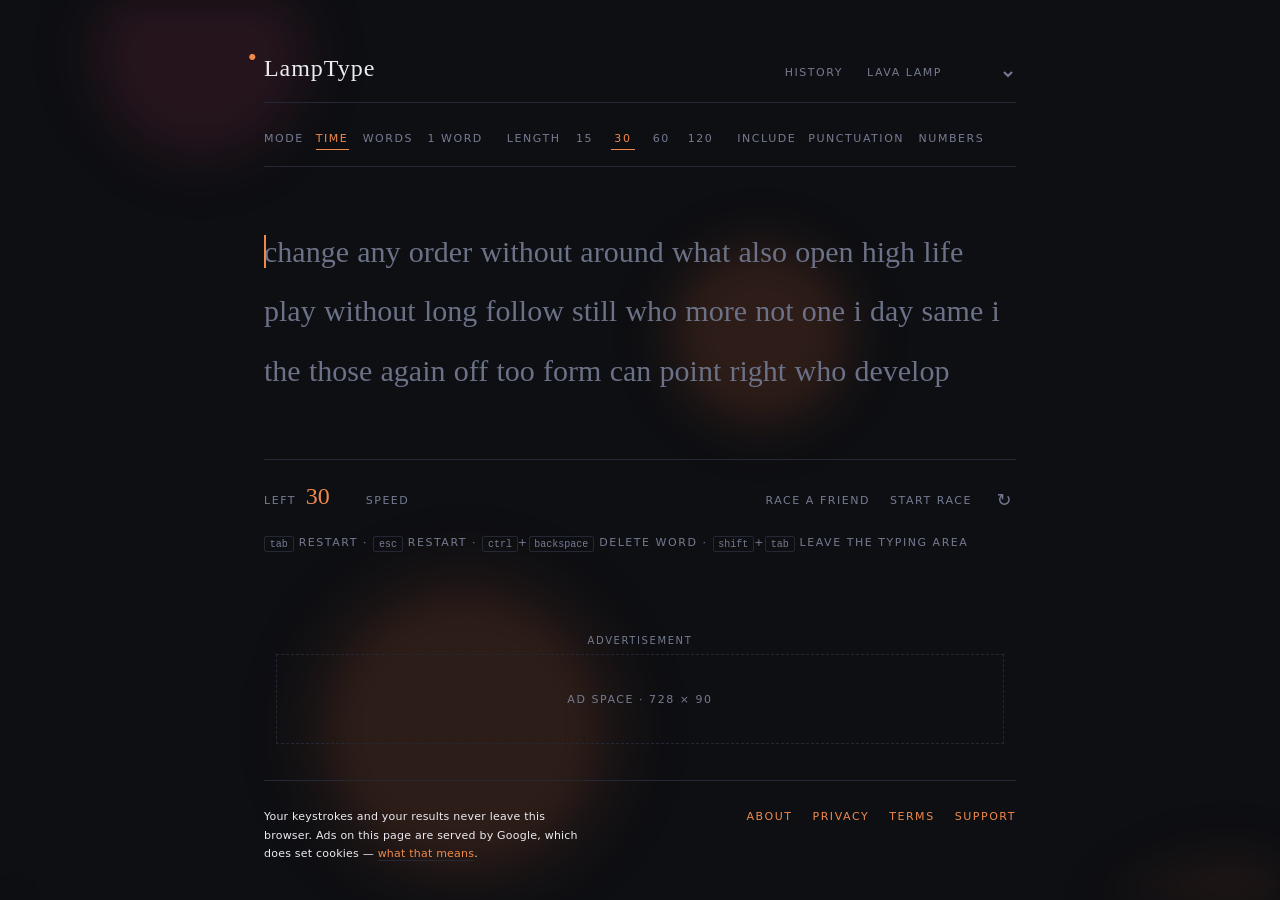
<file: index.html>
<!DOCTYPE html>
<html lang="en" data-theme="lamp">
<head>
<meta charset="UTF-8">
<meta name="viewport" content="width=device-width, initial-scale=1">

<!-- ===================================================================
     BEFORE LAUNCH: replace every "lamptype.example" with your real
     domain. It is a reserved TLD (RFC 2606) so it can never resolve to
     anyone's site by accident. Occurrences: the canonical and og: tags
     below, the JSON-LD block, sitemap.xml and .well-known/security.txt.
     See README.md -> Deploying.
     =================================================================== -->
<title>LampType — a typing test with a lava lamp</title>
<meta name="description" content="LampType: a quiet typing test with a lava lamp backdrop that answers your keystrokes. Time, words and 1-word modes, live WPM, a results chart, themes, and local personal bests.">
<link rel="canonical" href="https://lamptype.example/">

<meta property="og:type" content="website">
<meta property="og:site_name" content="LampType">
<meta property="og:title" content="LampType — a typing test with a lava lamp">
<meta property="og:description" content="A quiet typing test with a lava lamp backdrop that answers your keystrokes. Solo play never leaves your browser.">
<meta property="og:url" content="https://lamptype.example/">
<meta property="og:image" content="https://lamptype.example/og-image.png">
<meta property="og:image:width" content="1200">
<meta property="og:image:height" content="630">
<meta property="og:image:alt" content="The LampType typing test, with soft lava lamp blobs drifting behind the words.">
<meta name="twitter:card" content="summary_large_image">

<!-- Kept in step with the active theme by ui.applyTheme(). -->
<meta name="theme-color" content="#0e0f13">

<link rel="icon" href="favicon.ico" sizes="32x32">
<link rel="icon" href="favicon.svg" type="image/svg+xml">
<link rel="apple-touch-icon" href="apple-touch-icon.png">
<link rel="manifest" href="site.webmanifest">

<link rel="stylesheet" href="css/themes.css">
<link rel="stylesheet" href="css/style.css">
<link rel="stylesheet" href="css/sakura.css">

<script type="application/ld+json">
{
  "@context": "https://schema.org",
  "@type": "WebApplication",
  "name": "LampType",
  "url": "https://lamptype.example/",
  "applicationCategory": "EducationalApplication",
  "operatingSystem": "Any browser",
  "browserRequirements": "Requires JavaScript",
  "description": "A typing speed test with a lava lamp backdrop that reacts to your keystrokes. Time, words and 1-word modes, live WPM, a results chart, themes and local personal bests.",
  "isAccessibleForFree": true,
  "offers": { "@type": "Offer", "price": "0", "priceCurrency": "USD" }
}
</script>
</head>
<body>

<a class="skip-link" href="#typing-area">Skip to the typing test</a>

<!-- The lava lamp. Sits behind everything, runs only on the lamp theme. -->
<canvas id="lamp-canvas" class="lamp-canvas" aria-hidden="true" hidden></canvas>

<canvas id="petal-canvas" class="petal-canvas" aria-hidden="true" hidden></canvas>

<!-- A single branch in the corner, never animated: an accent you barely notice. -->
<svg class="sakura-branch" viewBox="0 0 260 180" aria-hidden="true" focusable="false">
  <g fill="none" stroke="var(--text)" stroke-width="2.4" stroke-linecap="round">
    <path d="M-6 6 C40 16 78 32 116 56 S176 94 214 116"/>
    <path d="M40 17 C52 32 60 48 66 68"/>
    <path d="M98 45 C112 41 126 38 143 38"/>
    <path d="M148 76 C157 91 162 106 164 122"/>
    <path d="M180 98 C188 100 193 103 198 108"/>
  </g>
  <g fill="var(--main)">
    <circle cx="52.0" cy="20.4" r="3"/>
    <circle cx="55.4" cy="22.9" r="3"/>
    <circle cx="54.1" cy="26.9" r="3"/>
    <circle cx="49.9" cy="26.9" r="3"/>
    <circle cx="48.6" cy="22.9" r="3"/>
    <circle cx="52.0" cy="24.0" r="1.4" opacity=".55"/>
    <circle cx="68.0" cy="62.4" r="3"/>
    <circle cx="71.4" cy="64.9" r="3"/>
    <circle cx="70.1" cy="68.9" r="3"/>
    <circle cx="65.9" cy="68.9" r="3"/>
    <circle cx="64.6" cy="64.9" r="3"/>
    <circle cx="68.0" cy="66.0" r="1.4" opacity=".55"/>
    <circle cx="108.0" cy="46.4" r="3"/>
    <circle cx="111.4" cy="48.9" r="3"/>
    <circle cx="110.1" cy="52.9" r="3"/>
    <circle cx="105.9" cy="52.9" r="3"/>
    <circle cx="104.6" cy="48.9" r="3"/>
    <circle cx="108.0" cy="50.0" r="1.4" opacity=".55"/>
    <circle cx="141.0" cy="35.4" r="3"/>
    <circle cx="144.4" cy="37.9" r="3"/>
    <circle cx="143.1" cy="41.9" r="3"/>
    <circle cx="138.9" cy="41.9" r="3"/>
    <circle cx="137.6" cy="37.9" r="3"/>
    <circle cx="141.0" cy="39.0" r="1.4" opacity=".55"/>
    <circle cx="152.0" cy="82.4" r="3"/>
    <circle cx="155.4" cy="84.9" r="3"/>
    <circle cx="154.1" cy="88.9" r="3"/>
    <circle cx="149.9" cy="88.9" r="3"/>
    <circle cx="148.6" cy="84.9" r="3"/>
    <circle cx="152.0" cy="86.0" r="1.4" opacity=".55"/>
    <circle cx="164.0" cy="117.4" r="3"/>
    <circle cx="167.4" cy="119.9" r="3"/>
    <circle cx="166.1" cy="123.9" r="3"/>
    <circle cx="161.9" cy="123.9" r="3"/>
    <circle cx="160.6" cy="119.9" r="3"/>
    <circle cx="164.0" cy="121.0" r="1.4" opacity=".55"/>
    <circle cx="197.0" cy="103.4" r="3"/>
    <circle cx="200.4" cy="105.9" r="3"/>
    <circle cx="199.1" cy="109.9" r="3"/>
    <circle cx="194.9" cy="109.9" r="3"/>
    <circle cx="193.6" cy="105.9" r="3"/>
    <circle cx="197.0" cy="107.0" r="1.4" opacity=".55"/>
  </g>
</svg>

<div class="app">

  <!-- ============================ MASTHEAD ============================ -->
  <header class="top">
    <h1 class="brand-title"><a class="brand" href="./index.html" title="restart">
      <span class="brand-mark" aria-hidden="true">&#9679;</span>
      <span class="brand-name brand-default">LampType</span>
      <span class="brand-name brand-sakura">Cherry Blossoms</span>
    </a></h1>
    <nav class="top-nav">
      <button type="button" id="btn-history" class="text-btn">history</button>
      <button type="button" id="btn-daynight" class="text-btn"
              title="light / dark for the sakura theme">auto</button>
      <select id="theme-select" class="theme-select" aria-label="colour theme">
        <option value="lamp">lava lamp</option>
        <option value="paper">paper</option>
        <option value="ink">ink</option>
        <option value="linen">linen</option>
        <option value="oxide">oxide</option>
        <option value="iris">iris</option>
        <option value="sakura">sakura blossoms</option>
      </select>
    </nav>
  </header>

  <main class="stage">

    <!-- Screen readers are told the result here; the results screen itself
         is a silent DOM swap. -->
    <p id="announcer" class="sr-only" role="status" aria-live="polite"></p>

    <!-- ============================ TEST VIEW ============================ -->
    <section id="view-test">

      <!-- Settings read as a masthead byline: label, then the choices. -->
      <div class="mode-bar" id="mode-bar">
        <div class="mode-field">
          <span class="field-label">mode</span>
          <div class="mode-group" data-slider>
            <button type="button" class="mode-btn" data-mode="time">time</button>
            <button type="button" class="mode-btn" data-mode="words">words</button>
            <button type="button" class="mode-btn" data-mode="single">1 word</button>
          </div>
        </div>

        <div class="mode-field">
          <span class="field-label" id="length-label">length</span>
          <div class="mode-group" id="mode-values" data-slider></div>
        </div>

        <div class="mode-field">
          <span class="field-label">include</span>
          <div class="mode-group">
            <button type="button" class="mode-btn" data-toggle="punctuation">punctuation</button>
            <button type="button" class="mode-btn" data-toggle="numbers">numbers</button>
          </div>
        </div>
      </div>

      <!-- The room bar only appears once you are in a room. Solo play never
           shows it and never opens a socket. -->
      <div class="room" id="room" hidden>
        <input id="room-nick" class="room-nick" type="text" maxlength="16"
               autocomplete="off" spellcheck="false" placeholder="your name"
               aria-label="your name in the race">
        <span class="room-status" id="room-status" role="status"></span>
        <span class="room-actions">
          <button type="button" id="btn-room-ready" class="text-btn">ready</button>
          <button type="button" id="btn-room-link" class="text-btn">copy link</button>
          <button type="button" id="btn-room-leave" class="text-btn">leave</button>
        </span>
      </div>

      <div class="race" id="race" hidden aria-label="race progress">
        <div class="race-lane">
          <span class="race-label">you</span>
          <div class="race-track"><div class="race-fill" id="race-you"></div></div>
          <span class="race-wpm" id="race-you-wpm"></span>
        </div>
        <div class="race-lane opponent">
          <span class="race-label" id="race-ai-label">ai</span>
          <div class="race-track"><div class="race-fill" id="race-ai"></div></div>
          <span class="race-wpm" id="race-ai-wpm"></span>
        </div>
      </div>

      <!-- tabindex="-1" so the skip link above actually lands focus here
           rather than only moving the scroll position. -->
      <div id="typing-area" class="typing-area" tabindex="-1">
        <div id="words" class="words">
          <div id="caret" class="caret"></div>
        </div>
        <div id="focus-overlay" class="focus-overlay">click here or press any key to focus</div>
      </div>

      <input id="hidden-input" class="hidden-input" type="text"
             autocomplete="off" autocapitalize="off" autocorrect="off"
             spellcheck="false" tabindex="-1" aria-label="typing input">

      <div class="live-bar" id="live-bar">
        <span class="live-cell">
          <span class="field-label" id="counter-label">left</span>
          <span id="live-counter" class="live-counter">30</span>
        </span>
        <span class="live-cell live-cell-wpm">
          <span class="field-label">speed</span>
          <span id="live-wpm" class="live-wpm"></span>
        </span>
        <span class="live-spacer"></span>
        <span class="actions">
          <button type="button" id="btn-room" class="text-btn">race a friend</button>
          <button type="button" id="btn-race" class="text-btn race-btn">start race</button>
          <button type="button" id="btn-restart" class="icon-btn" title="restart test (tab)" aria-label="restart test">&#8635;</button>
        </span>
      </div>

      <!-- WCAG 2.1.2 allows a component to hold Tab as long as the way out
           is advertised. That is what the last item here is for. -->
      <p class="hint">
        <kbd>tab</kbd> restart &middot; <kbd>esc</kbd> restart &middot;
        <kbd>ctrl</kbd>+<kbd>backspace</kbd> delete word &middot;
        <kbd>shift</kbd>+<kbd>tab</kbd> leave the typing area
      </p>
    </section>

    <!-- =========================== RESULTS VIEW =========================== -->
    <section id="view-results" class="results" hidden>

      <div class="results-head">
        <div class="stat-big">
          <div class="stat-label">words per minute</div>
          <div class="stat-value" id="res-wpm">0</div>
        </div>
        <div class="stat-big secondary">
          <div class="stat-label">accuracy</div>
          <div class="stat-value" id="res-acc">0%</div>
        </div>
        <div class="results-flags">
          <div class="race-result" id="race-result" hidden>
            <span class="race-outcome" id="race-outcome"></span>
            <span class="race-detail" id="race-detail"></span>
          </div>
          <div class="pb-badge" id="res-pb" hidden>new personal best</div>
          <p class="result-note" id="res-note" hidden>too short to record</p>
        </div>
      </div>

      <div class="results-chart">
        <!-- A canvas has no implicit role, so the label needs one to hang
             on. Every number the graph draws is also in the row below it. -->
        <canvas id="res-chart" role="img" aria-label="words per minute over time"></canvas>
      </div>

      <div class="results-meta">
        <div class="stat-small"><div class="stat-label">test</div><div class="stat-sub" id="res-type">&mdash;</div></div>
        <div class="stat-small"><div class="stat-label">raw</div><div class="stat-sub" id="res-raw">0</div></div>
        <div class="stat-small">
          <div class="stat-label">characters</div>
          <div class="stat-sub" id="res-chars" title="correct / incorrect / extra / missed">0/0/0/0</div>
        </div>
        <div class="stat-small"><div class="stat-label">consistency</div><div class="stat-sub" id="res-cons">0%</div></div>
        <div class="stat-small"><div class="stat-label">time</div><div class="stat-sub" id="res-time">0s</div></div>
      </div>

      <div class="results-foot">
        <p class="hint"><kbd>tab</kbd> next test</p>
        <div class="actions">
          <button type="button" id="btn-next" class="icon-btn" title="next test (tab)" aria-label="next test">&#8635;</button>
        </div>
      </div>
    </section>

  </main>

  <!-- ============================== AD SLOT ==============================
       A reserved 728x90 leaderboard (320x50 on narrow screens). The box
       keeps its height whether or not anything fills it, so the page
       never shifts when an ad loads. Drop the ad tag inside .ad-inner and
       delete the placeholder line. -->
  <aside class="ad-slot" aria-label="advertisement">
    <!-- The label stays put when a real ad replaces the placeholder below
         it: advertising has to be visibly identifiable, not just labelled
         for assistive tech. -->
    <p class="ad-label">Advertisement</p>
    <div class="ad-inner" id="ad-leaderboard">
      <span class="ad-note">ad space &middot; 728 &times; 90</span>
    </div>
  </aside>

  <footer class="bottom">
    <p class="bottom-claim">
      Your keystrokes and your results never leave this browser. Ads on this
      page are served by Google, which does set cookies &mdash;
      <a href="privacy.html">what that means</a>.
    </p>
    <nav class="bottom-nav" aria-label="Site">
      <a href="about.html">About</a>
      <a href="privacy.html">Privacy</a>
      <a href="terms.html">Terms</a>
      <a href="support.html">Support</a>
    </nav>
  </footer>
</div>

<!-- ============================ HISTORY MODAL ============================ -->
<!-- A real <dialog>: showModal() moves focus in, holds Tab inside it,
     closes on Escape and returns focus where it came from. None of that
     had to be written, and none of it was there when this was a div. -->
<dialog id="history-modal" class="modal" aria-labelledby="history-title">
  <div class="modal-card">
    <div class="modal-head">
      <h2 id="history-title">history</h2>
      <button type="button" class="icon-btn small" data-close aria-label="close">&#10005;</button>
    </div>

    <h3 class="modal-sub">personal bests</h3>
    <div id="pb-grid" class="pb-grid"></div>

    <h3 class="modal-sub">recent tests</h3>
    <div class="table-wrap">
      <table class="history-table">
        <thead>
          <tr><th>wpm</th><th>raw</th><th>acc</th><th>test</th><th>date</th></tr>
        </thead>
        <tbody id="history-body"></tbody>
      </table>
    </div>

    <div class="modal-foot">
      <!-- Asks once before wiping. The label is the confirmation, so it
           has to be announced when it changes under a parked cursor. -->
      <button type="button" id="btn-clear-history" class="text-btn danger"
              aria-live="polite">clear history</button>
    </div>
  </div>
</dialog>

<script src="js/words.js"></script>
<script src="js/stats.js"></script>
<script src="js/storage.js"></script>
<script src="js/chart.js"></script>
<script src="js/reveal.js"></script>
<script src="js/lamp.js"></script>
<script src="js/petals.js"></script>
<script src="js/race.js"></script>
<script src="js/net.js"></script>
<script src="js/engine.js"></script>
<script src="js/render.js"></script>
<script src="js/ui.js"></script>
<script src="js/main.js"></script>
</body>
</html>
</file>
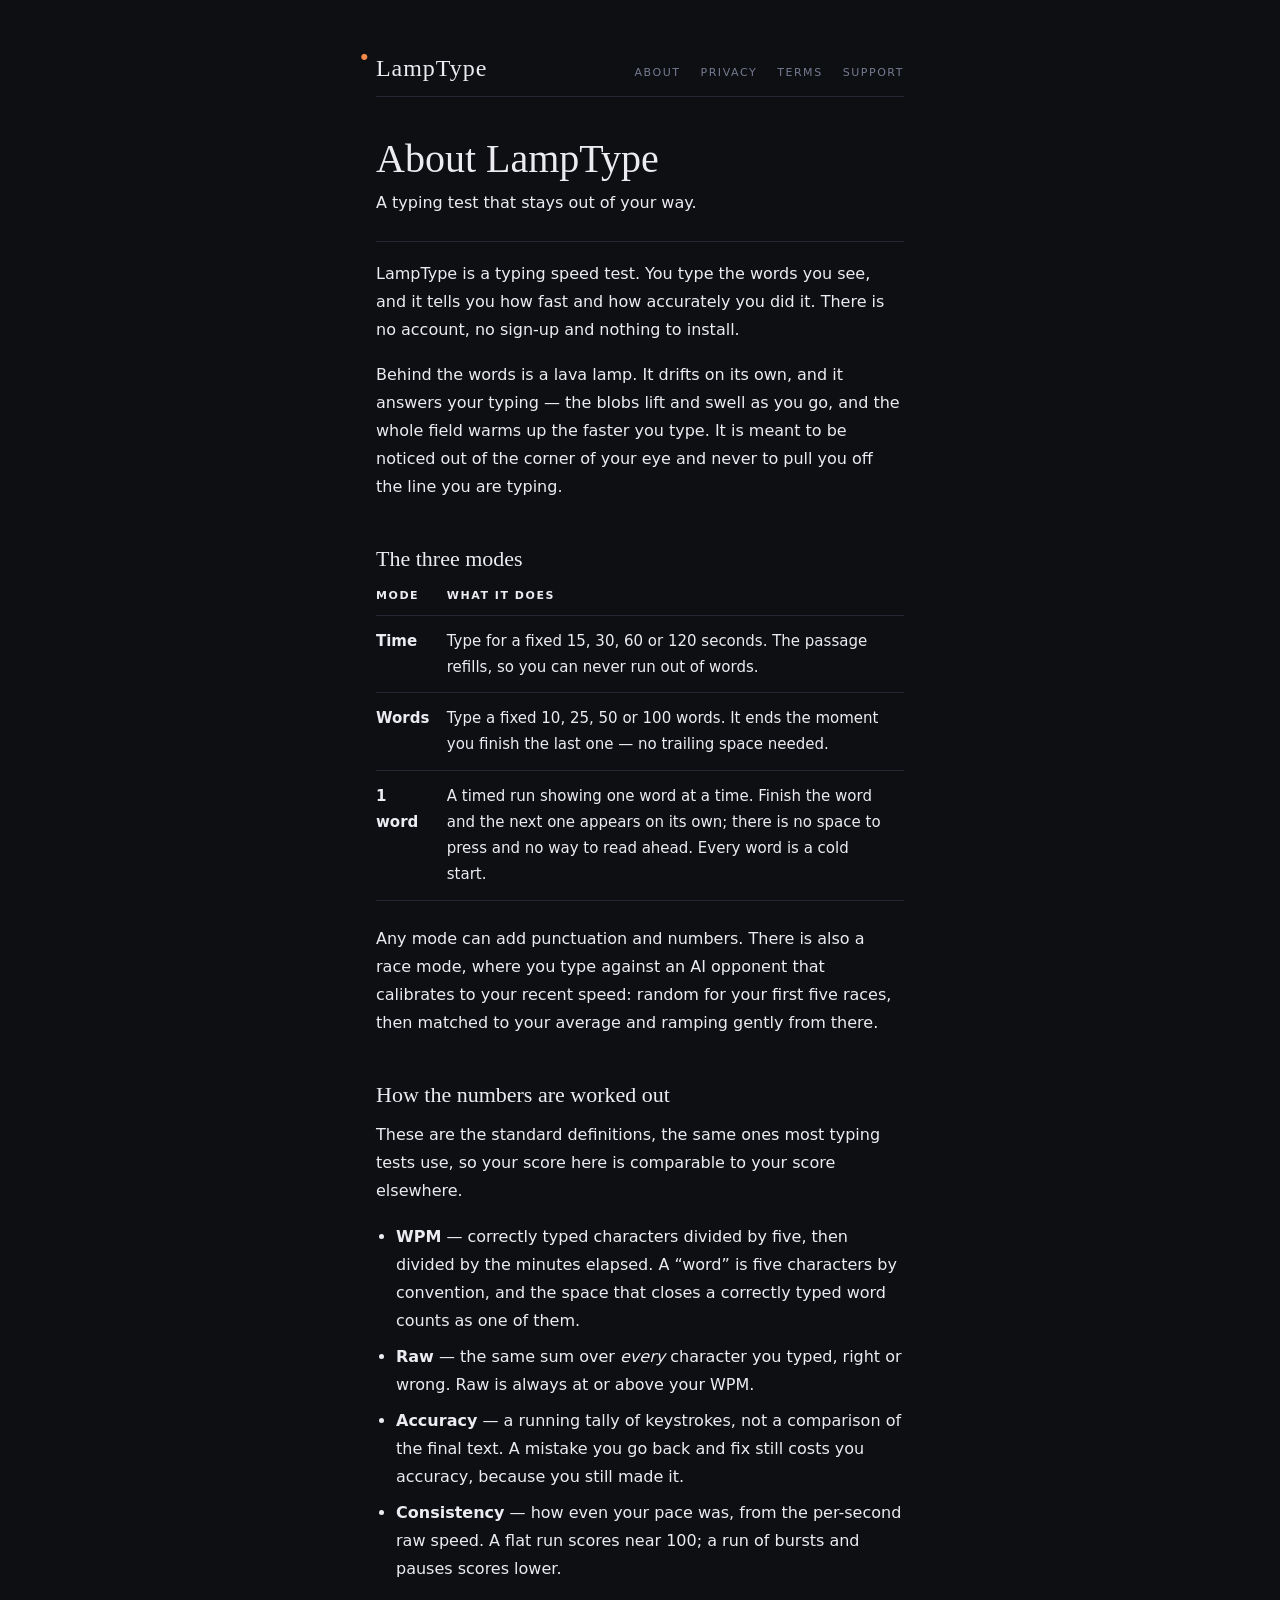
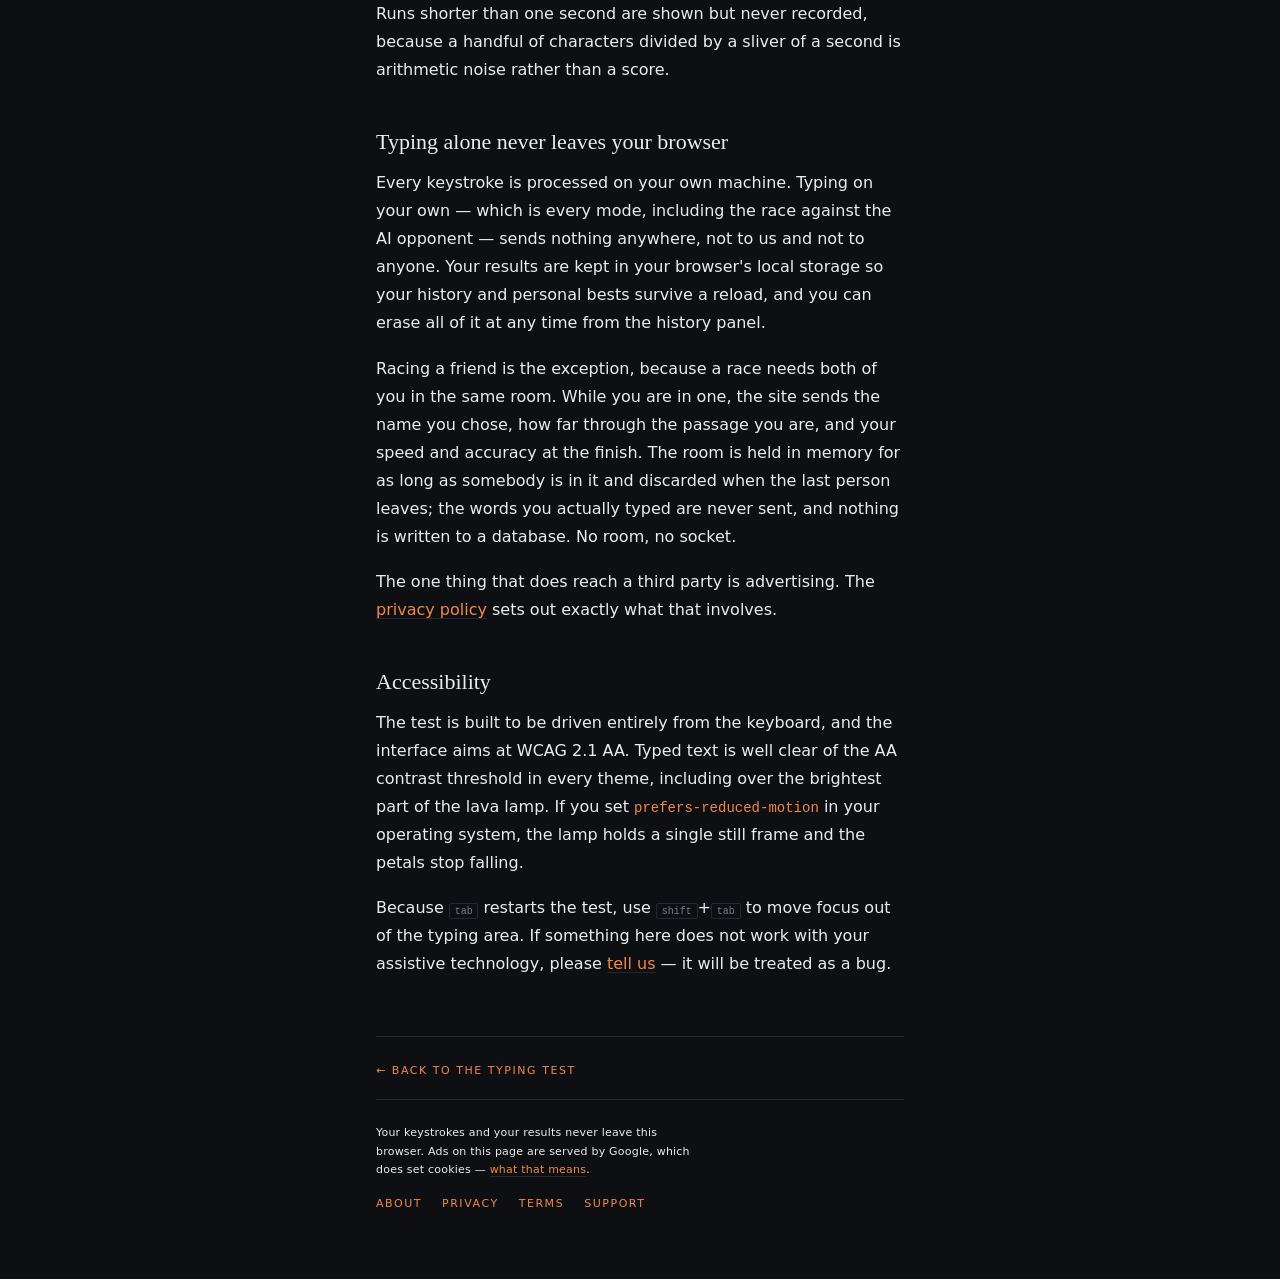
<file: about.html>
<!DOCTYPE html>
<html lang="en" data-theme="lamp">
<head>
<meta charset="UTF-8">
<meta name="viewport" content="width=device-width, initial-scale=1">
<title>About &mdash; LampType</title>
<meta name="description" content="What LampType is, how it measures your typing, and what a race sends when you type against someone else.">
<link rel="canonical" href="https://lamptype.example/about.html">
<meta property="og:type" content="website">
<meta property="og:site_name" content="LampType">
<meta property="og:title" content="About &mdash; LampType">
<meta property="og:description" content="What LampType is, how it measures your typing, and what a race sends when you type against someone else.">
<meta property="og:url" content="https://lamptype.example/about.html">
<meta property="og:image" content="https://lamptype.example/og-image.png">
<meta name="twitter:card" content="summary_large_image">
<meta name="theme-color" content="#0e0f13">

<link rel="icon" href="favicon.ico" sizes="32x32">
<link rel="icon" href="favicon.svg" type="image/svg+xml">
<link rel="apple-touch-icon" href="apple-touch-icon.png">
<link rel="manifest" href="site.webmanifest">

<link rel="stylesheet" href="css/themes.css">
<link rel="stylesheet" href="css/style.css">
<link rel="stylesheet" href="css/sakura.css">
<link rel="stylesheet" href="css/page.css">

<script>
/* Apply the saved theme before first paint, so moving between the test and
   these pages never flashes the wrong palette. Deliberately inline and
   deliberately tiny - a document should not need the app's JavaScript. */
(function () {
  try {
    var s = JSON.parse(localStorage.getItem('tt:settings') || '{}');
    var root = document.documentElement;
    if (s.theme) root.setAttribute('data-theme', s.theme);
    if (s.colorMode && s.colorMode !== 'auto') root.setAttribute('data-mode', s.colorMode);
  } catch (e) { /* private browsing, storage disabled: keep the default */ }
})();
</script>
</head>
<body>

<a class="skip-link" href="#content">Skip to the content</a>

<div class="app page">

  <header class="top">
    <p class="brand-title"><a class="brand" href="index.html">
      <span class="brand-mark" aria-hidden="true">&#9679;</span>
      <span class="brand-name brand-default">LampType</span>
      <span class="brand-name brand-sakura">Cherry Blossoms</span>
    </a></p>
    <nav class="top-nav" aria-label="Site">
      <a class="text-btn" href="about.html">About</a>
      <a class="text-btn" href="privacy.html">Privacy</a>
      <a class="text-btn" href="terms.html">Terms</a>
      <a class="text-btn" href="support.html">Support</a>
    </nav>
  </header>

  <main class="page-body" id="content">

    <h1 class="page-title">About LampType</h1>
    <p class="page-updated">A typing test that stays out of your way.</p>

    <p>LampType is a typing speed test. You type the words you see, and it tells you
      how fast and how accurately you did it. There is no account, no sign-up and
      nothing to install.</p>

    <p>Behind the words is a lava lamp. It drifts on its own, and it answers your
      typing &mdash; the blobs lift and swell as you go, and the whole field warms up
      the faster you type. It is meant to be noticed out of the corner of your eye and
      never to pull you off the line you are typing.</p>

    <h2>The three modes</h2>
    <table class="page-table">
      <thead><tr><th>Mode</th><th>What it does</th></tr></thead>
      <tbody>
        <tr><td><strong>Time</strong></td>
            <td>Type for a fixed 15, 30, 60 or 120 seconds. The passage refills, so you
                can never run out of words.</td></tr>
        <tr><td><strong>Words</strong></td>
            <td>Type a fixed 10, 25, 50 or 100 words. It ends the moment you finish the
                last one &mdash; no trailing space needed.</td></tr>
        <tr><td><strong>1 word</strong></td>
            <td>A timed run showing one word at a time. Finish the word and the next
                one appears on its own; there is no space to press and no way to read
                ahead. Every word is a cold start.</td></tr>
      </tbody>
    </table>

    <p>Any mode can add punctuation and numbers. There is also a race mode, where you
      type against an AI opponent that calibrates to your recent speed: random for your
      first five races, then matched to your average and ramping gently from there.</p>

    <h2>How the numbers are worked out</h2>
    <p>These are the standard definitions, the same ones most typing tests use, so your
      score here is comparable to your score elsewhere.</p>
    <ul>
      <li><strong>WPM</strong> &mdash; correctly typed characters divided by five, then
        divided by the minutes elapsed. A &ldquo;word&rdquo; is five characters by
        convention, and the space that closes a correctly typed word counts as one of
        them.</li>
      <li><strong>Raw</strong> &mdash; the same sum over <em>every</em> character you
        typed, right or wrong. Raw is always at or above your WPM.</li>
      <li><strong>Accuracy</strong> &mdash; a running tally of keystrokes, not a
        comparison of the final text. A mistake you go back and fix still costs you
        accuracy, because you still made it.</li>
      <li><strong>Consistency</strong> &mdash; how even your pace was, from the
        per-second raw speed. A flat run scores near 100; a run of bursts and pauses
        scores lower.</li>
    </ul>
    <p>Runs shorter than one second are shown but never recorded, because a handful of
      characters divided by a sliver of a second is arithmetic noise rather than a
      score.</p>

    <h2>Typing alone never leaves your browser</h2>
    <p>Every keystroke is processed on your own machine. Typing on your own &mdash; which
      is every mode, including the race against the AI opponent &mdash; sends nothing
      anywhere, not to us and not to anyone. Your results are kept in your browser's
      local storage so your history and personal bests survive a reload, and you can
      erase all of it at any time from the history panel.</p>
    <p>Racing a friend is the exception, because a race needs both of you in the same
      room. While you are in one, the site sends the name you chose, how far through the
      passage you are, and your speed and accuracy at the finish. The room is held in
      memory for as long as somebody is in it and discarded when the last person leaves;
      the words you actually typed are never sent, and nothing is written to a database.
      No room, no socket.</p>
    <p>The one thing that does reach a third party is advertising. The
      <a href="privacy.html">privacy policy</a> sets out exactly what that involves.</p>

    <h2>Accessibility</h2>
    <p>The test is built to be driven entirely from the keyboard, and the interface
      aims at WCAG 2.1 AA. Typed text is well clear of the AA contrast threshold in
      every theme, including over the brightest part of the lava lamp. If you set
      <code>prefers-reduced-motion</code> in your operating system, the lamp holds a
      single still frame and the petals stop falling.</p>
    <p>Because <kbd>tab</kbd> restarts the test, use <kbd>shift</kbd>+<kbd>tab</kbd> to
      move focus out of the typing area. If something here does not work with your
      assistive technology, please <a href="support.html">tell us</a> &mdash; it will
      be treated as a bug.</p>

    <a class="back-link" href="index.html">&larr; Back to the typing test</a>
  </main>

  <footer class="bottom">
    <p class="bottom-claim">
      Your keystrokes and your results never leave this browser. Ads on this
      page are served by Google, which does set cookies &mdash;
      <a href="privacy.html">what that means</a>.
    </p>
    <nav class="bottom-nav" aria-label="Site">
      <a href="about.html">About</a>
      <a href="privacy.html">Privacy</a>
      <a href="terms.html">Terms</a>
      <a href="support.html">Support</a>
    </nav>
  </footer>
</div>

</body>
</html>
</file>
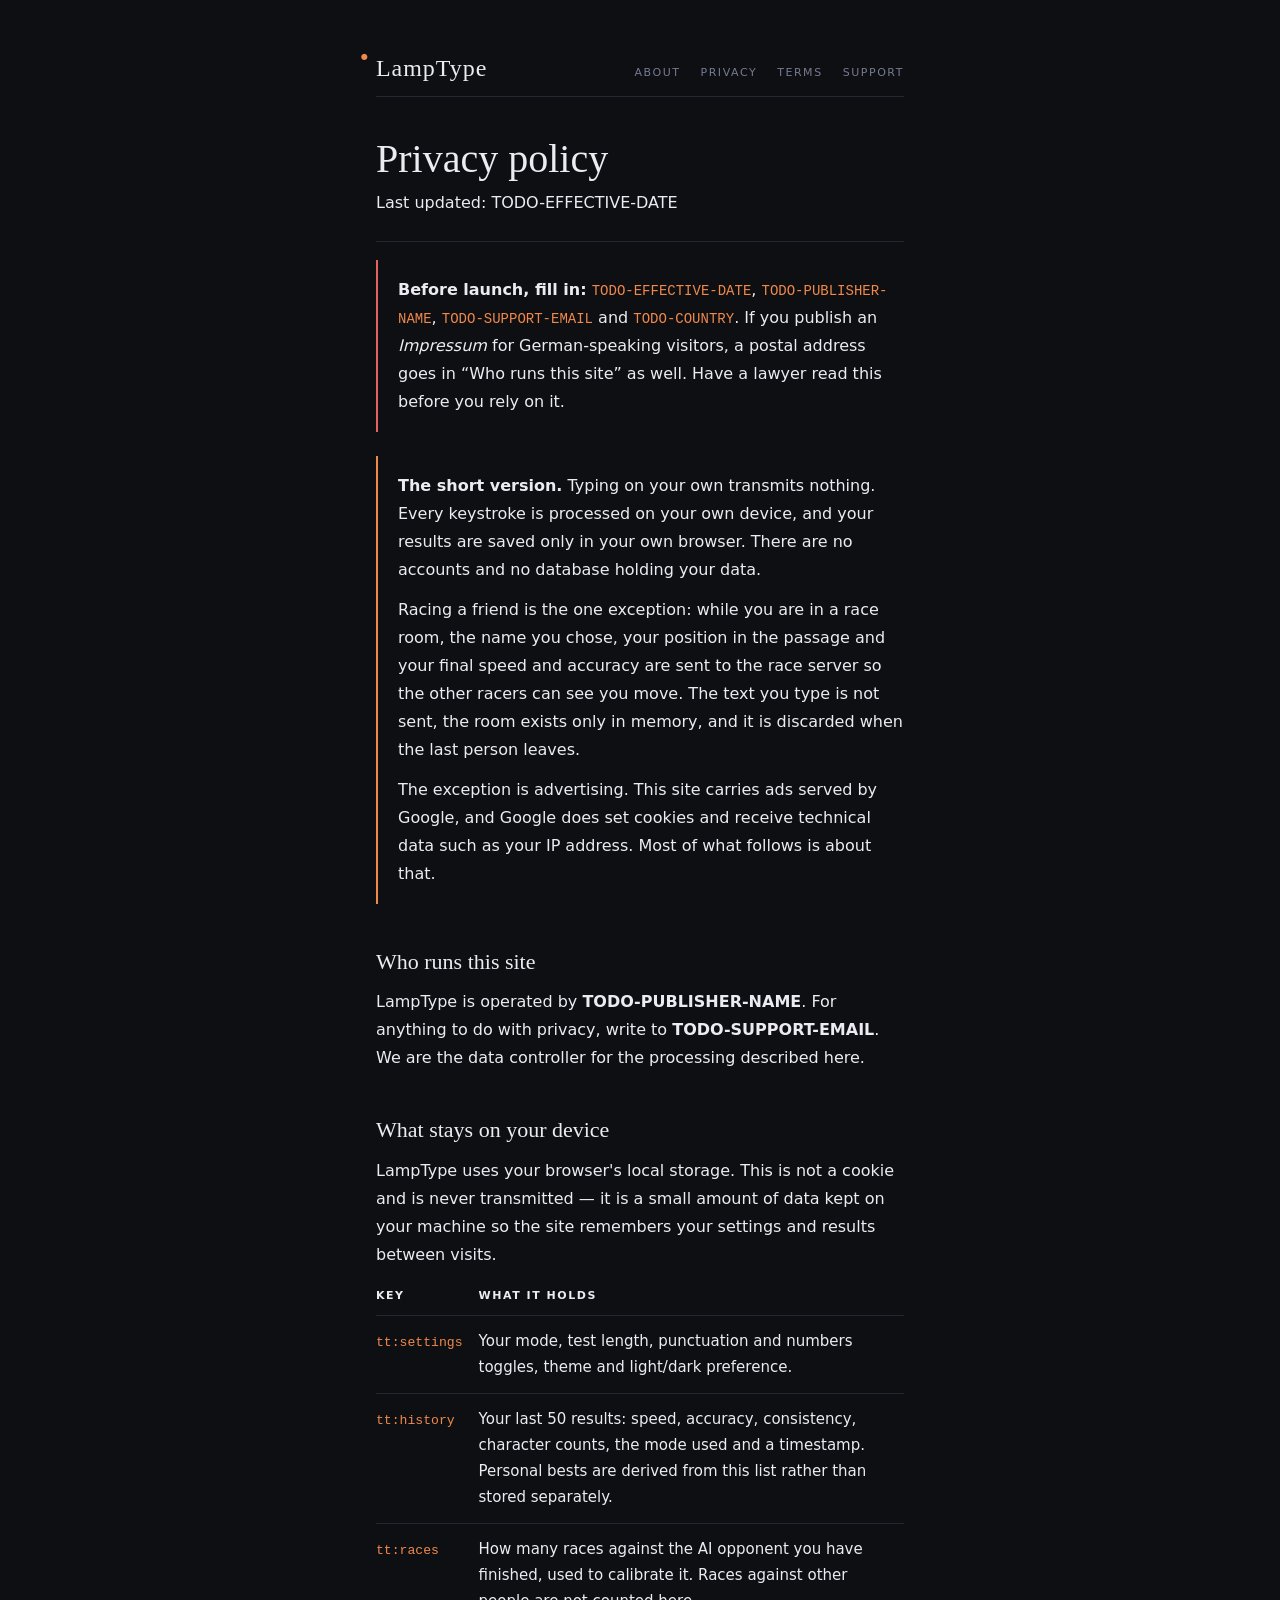
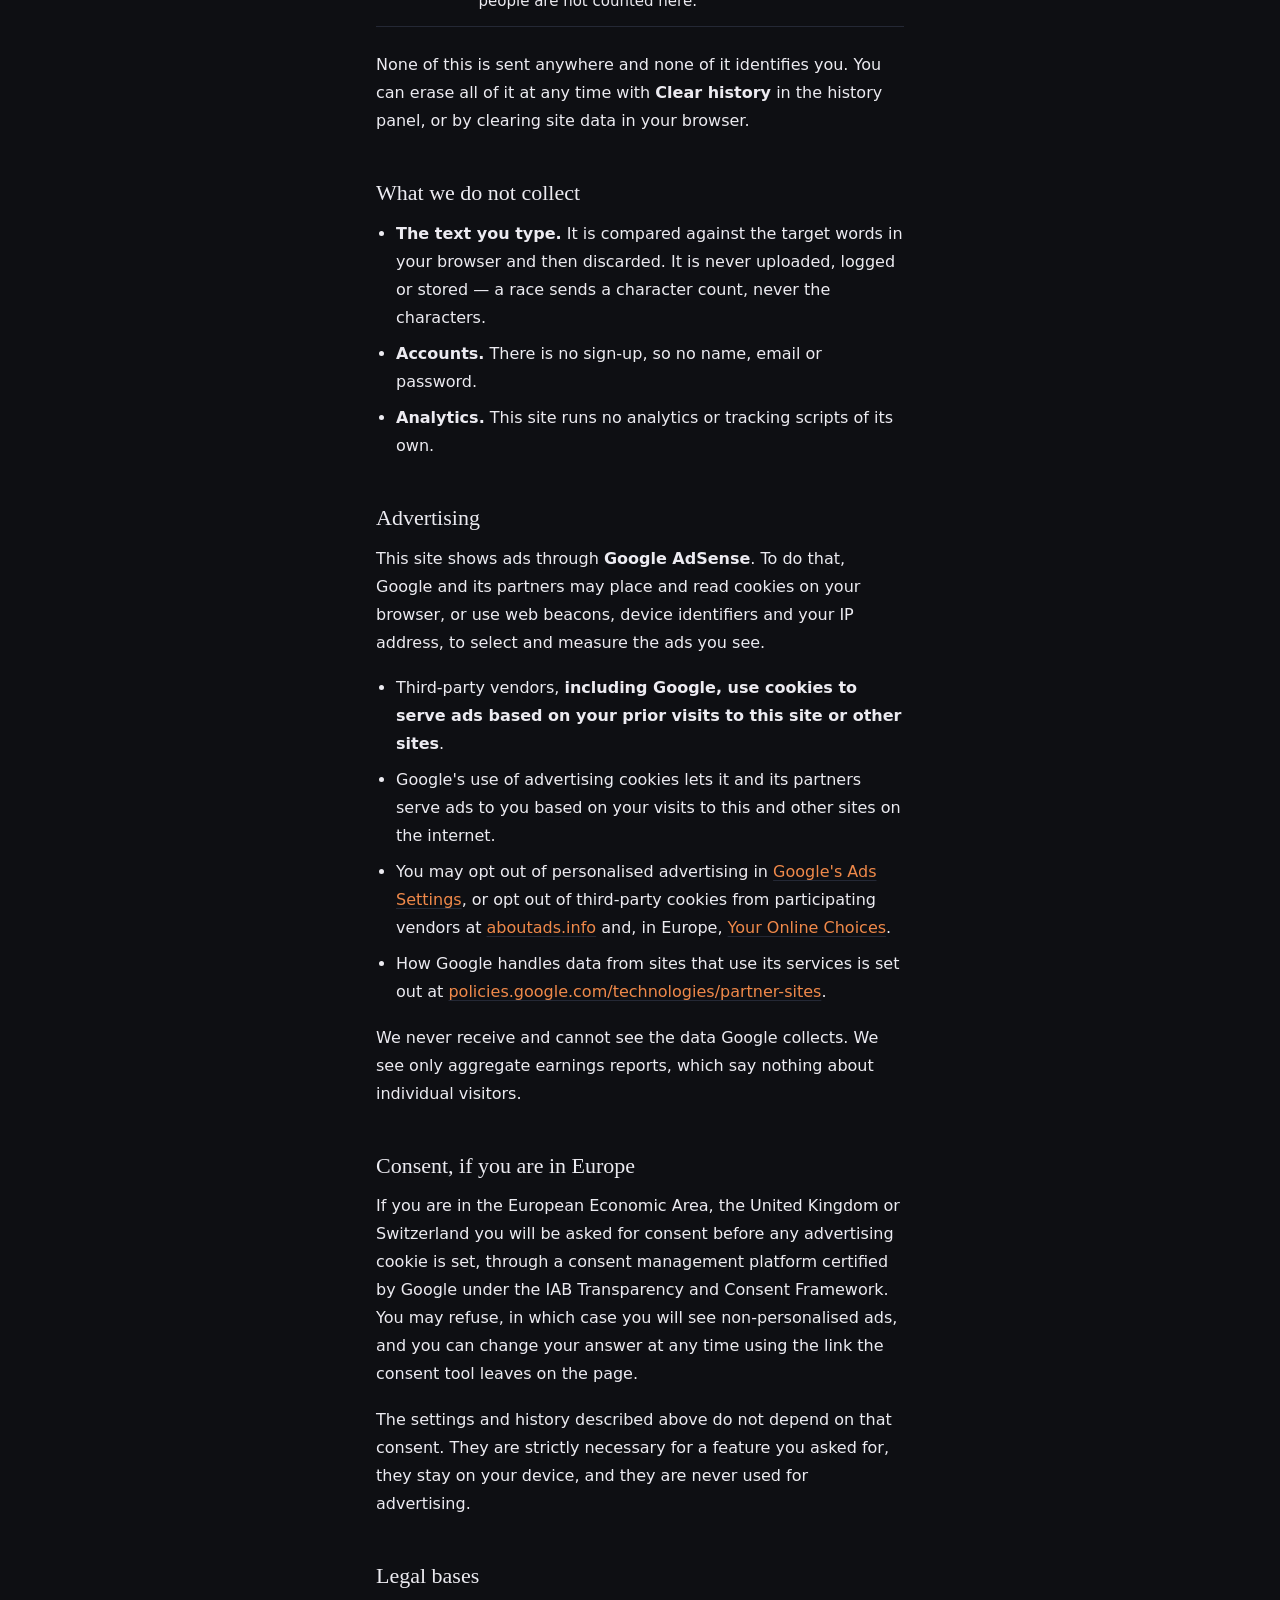
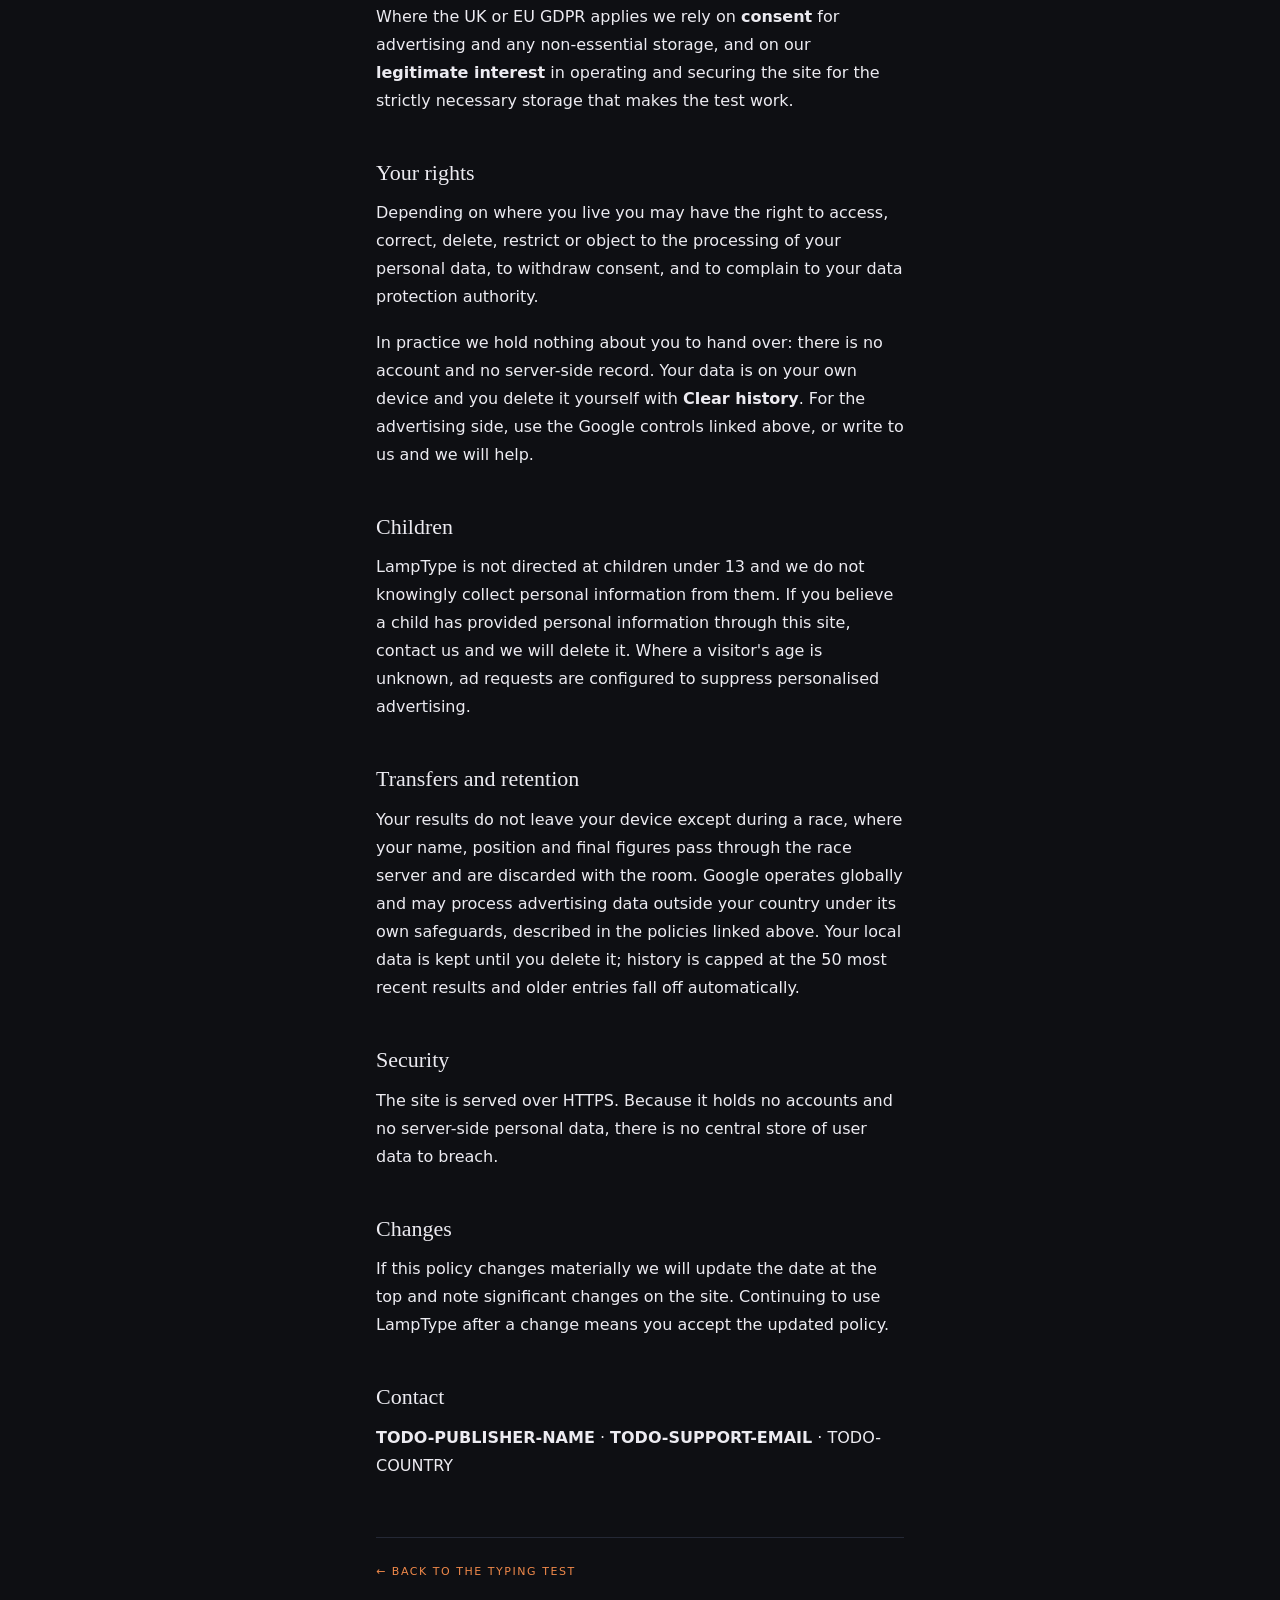
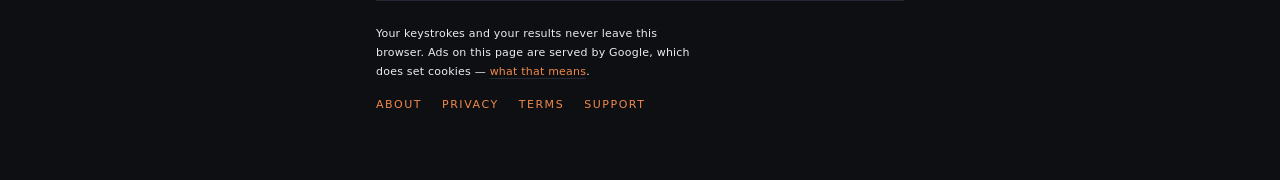
<file: privacy.html>
<!DOCTYPE html>
<html lang="en" data-theme="lamp">
<head>
<meta charset="UTF-8">
<meta name="viewport" content="width=device-width, initial-scale=1">
<title>Privacy &mdash; LampType</title>
<meta name="description" content="What LampType stores on your device, what Google's advertising collects, and how to control both.">
<link rel="canonical" href="https://lamptype.example/privacy.html">
<meta property="og:type" content="website">
<meta property="og:site_name" content="LampType">
<meta property="og:title" content="Privacy &mdash; LampType">
<meta property="og:description" content="What LampType stores on your device, what Google's advertising collects, and how to control both.">
<meta property="og:url" content="https://lamptype.example/privacy.html">
<meta property="og:image" content="https://lamptype.example/og-image.png">
<meta name="twitter:card" content="summary_large_image">
<meta name="theme-color" content="#0e0f13">

<link rel="icon" href="favicon.ico" sizes="32x32">
<link rel="icon" href="favicon.svg" type="image/svg+xml">
<link rel="apple-touch-icon" href="apple-touch-icon.png">
<link rel="manifest" href="site.webmanifest">

<link rel="stylesheet" href="css/themes.css">
<link rel="stylesheet" href="css/style.css">
<link rel="stylesheet" href="css/sakura.css">
<link rel="stylesheet" href="css/page.css">

<script>
/* Apply the saved theme before first paint, so moving between the test and
   these pages never flashes the wrong palette. Deliberately inline and
   deliberately tiny - a document should not need the app's JavaScript. */
(function () {
  try {
    var s = JSON.parse(localStorage.getItem('tt:settings') || '{}');
    var root = document.documentElement;
    if (s.theme) root.setAttribute('data-theme', s.theme);
    if (s.colorMode && s.colorMode !== 'auto') root.setAttribute('data-mode', s.colorMode);
  } catch (e) { /* private browsing, storage disabled: keep the default */ }
})();
</script>
</head>
<body>

<a class="skip-link" href="#content">Skip to the content</a>

<div class="app page">

  <header class="top">
    <p class="brand-title"><a class="brand" href="index.html">
      <span class="brand-mark" aria-hidden="true">&#9679;</span>
      <span class="brand-name brand-default">LampType</span>
      <span class="brand-name brand-sakura">Cherry Blossoms</span>
    </a></p>
    <nav class="top-nav" aria-label="Site">
      <a class="text-btn" href="about.html">About</a>
      <a class="text-btn" href="privacy.html">Privacy</a>
      <a class="text-btn" href="terms.html">Terms</a>
      <a class="text-btn" href="support.html">Support</a>
    </nav>
  </header>

  <main class="page-body" id="content">

    <h1 class="page-title">Privacy policy</h1>
    <p class="page-updated">Last updated: TODO-EFFECTIVE-DATE</p>

    <div class="callout todo">
      <p><strong>Before launch, fill in:</strong> <code>TODO-EFFECTIVE-DATE</code>,
        <code>TODO-PUBLISHER-NAME</code>, <code>TODO-SUPPORT-EMAIL</code> and
        <code>TODO-COUNTRY</code>. If you publish an <em>Impressum</em> for
        German-speaking visitors, a postal address goes in &ldquo;Who runs this
        site&rdquo; as well. Have a lawyer read this before you rely on it.</p>
    </div>

    <div class="callout">
      <p><strong>The short version.</strong> Typing on your own transmits nothing. Every
        keystroke is processed on your own device, and your results are saved only in
        your own browser. There are no accounts and no database holding your data.</p>
      <p>Racing a friend is the one exception: while you are in a race room, the name you
        chose, your position in the passage and your final speed and accuracy are sent to
        the race server so the other racers can see you move. The text you type is not
        sent, the room exists only in memory, and it is discarded when the last person
        leaves.</p>
      <p>The exception is advertising. This site carries ads served by Google, and
        Google does set cookies and receive technical data such as your IP address.
        Most of what follows is about that.</p>
    </div>

    <h2>Who runs this site</h2>
    <p>LampType is operated by <strong>TODO-PUBLISHER-NAME</strong>. For anything to do
      with privacy, write to <strong>TODO-SUPPORT-EMAIL</strong>. We are the data
      controller for the processing described here.</p>

    <h2>What stays on your device</h2>
    <p>LampType uses your browser's local storage. This is not a cookie and is never
      transmitted &mdash; it is a small amount of data kept on your machine so the site
      remembers your settings and results between visits.</p>
    <table class="page-table">
      <thead><tr><th>Key</th><th>What it holds</th></tr></thead>
      <tbody>
        <tr><td><code>tt:settings</code></td>
            <td>Your mode, test length, punctuation and numbers toggles, theme and
                light/dark preference.</td></tr>
        <tr><td><code>tt:history</code></td>
            <td>Your last 50 results: speed, accuracy, consistency, character counts,
                the mode used and a timestamp. Personal bests are derived from this list
                rather than stored separately.</td></tr>
        <tr><td><code>tt:races</code></td>
            <td>How many races against the AI opponent you have finished, used to
                calibrate it. Races against other people are not counted here.</td></tr>
      </tbody>
    </table>
    <p>None of this is sent anywhere and none of it identifies you. You can erase all of
      it at any time with <strong>Clear history</strong> in the history panel, or by
      clearing site data in your browser.</p>

    <h2>What we do not collect</h2>
    <ul>
      <li><strong>The text you type.</strong> It is compared against the target words in
        your browser and then discarded. It is never uploaded, logged or stored &mdash; a
        race sends a character count, never the characters.</li>
      <li><strong>Accounts.</strong> There is no sign-up, so no name, email or password.</li>
      <li><strong>Analytics.</strong> This site runs no analytics or tracking scripts of
        its own.</li>
    </ul>

    <h2>Advertising</h2>
    <p>This site shows ads through <strong>Google AdSense</strong>. To do that, Google
      and its partners may place and read cookies on your browser, or use web beacons,
      device identifiers and your IP address, to select and measure the ads you see.</p>
    <ul>
      <li>Third-party vendors, <strong>including Google, use cookies to serve ads based
        on your prior visits to this site or other sites</strong>.</li>
      <li>Google's use of advertising cookies lets it and its partners serve ads to you
        based on your visits to this and other sites on the internet.</li>
      <li>You may opt out of personalised advertising in
        <a href="https://www.google.com/settings/ads" rel="noopener">Google's Ads
        Settings</a>, or opt out of third-party cookies from participating vendors at
        <a href="https://www.aboutads.info/choices/" rel="noopener">aboutads.info</a>
        and, in Europe,
        <a href="https://www.youronlinechoices.eu/" rel="noopener">Your Online
        Choices</a>.</li>
      <li>How Google handles data from sites that use its services is set out at
        <a href="https://policies.google.com/technologies/partner-sites" rel="noopener">policies.google.com/technologies/partner-sites</a>.</li>
    </ul>
    <p>We never receive and cannot see the data Google collects. We see only aggregate
      earnings reports, which say nothing about individual visitors.</p>

    <h2>Consent, if you are in Europe</h2>
    <p>If you are in the European Economic Area, the United Kingdom or Switzerland you
      will be asked for consent before any advertising cookie is set, through a consent
      management platform certified by Google under the IAB Transparency and Consent
      Framework. You may refuse, in which case you will see non-personalised ads, and you
      can change your answer at any time using the link the consent tool leaves on the
      page.</p>
    <p>The settings and history described above do not depend on that consent. They are
      strictly necessary for a feature you asked for, they stay on your device, and they
      are never used for advertising.</p>

    <h2>Legal bases</h2>
    <p>Where the UK or EU GDPR applies we rely on <strong>consent</strong> for
      advertising and any non-essential storage, and on our <strong>legitimate
      interest</strong> in operating and securing the site for the strictly necessary
      storage that makes the test work.</p>

    <h2>Your rights</h2>
    <p>Depending on where you live you may have the right to access, correct, delete,
      restrict or object to the processing of your personal data, to withdraw consent,
      and to complain to your data protection authority.</p>
    <p>In practice we hold nothing about you to hand over: there is no account and no
      server-side record. Your data is on your own device and you delete it yourself with
      <strong>Clear history</strong>. For the advertising side, use the Google controls
      linked above, or write to us and we will help.</p>

    <h2>Children</h2>
    <p>LampType is not directed at children under 13 and we do not knowingly collect
      personal information from them. If you believe a child has provided personal
      information through this site, contact us and we will delete it. Where a visitor's
      age is unknown, ad requests are configured to suppress personalised advertising.</p>

    <h2>Transfers and retention</h2>
    <p>Your results do not leave your device except during a race, where your name,
      position and final figures pass through the race server and are discarded with the
      room. Google operates globally and may process advertising data outside your
      country under its own safeguards, described in the policies linked above. Your
      local data is kept until you delete it; history is capped at the 50 most recent
      results and older entries fall off automatically.</p>

    <h2>Security</h2>
    <p>The site is served over HTTPS. Because it holds no accounts and no server-side
      personal data, there is no central store of user data to breach.</p>

    <h2>Changes</h2>
    <p>If this policy changes materially we will update the date at the top and note
      significant changes on the site. Continuing to use LampType after a change means
      you accept the updated policy.</p>

    <h2>Contact</h2>
    <p><strong>TODO-PUBLISHER-NAME</strong> &middot; <strong>TODO-SUPPORT-EMAIL</strong>
      &middot; TODO-COUNTRY</p>

    <a class="back-link" href="index.html">&larr; Back to the typing test</a>
  </main>

  <footer class="bottom">
    <p class="bottom-claim">
      Your keystrokes and your results never leave this browser. Ads on this
      page are served by Google, which does set cookies &mdash;
      <a href="privacy.html">what that means</a>.
    </p>
    <nav class="bottom-nav" aria-label="Site">
      <a href="about.html">About</a>
      <a href="privacy.html">Privacy</a>
      <a href="terms.html">Terms</a>
      <a href="support.html">Support</a>
    </nav>
  </footer>
</div>

</body>
</html>
</file>
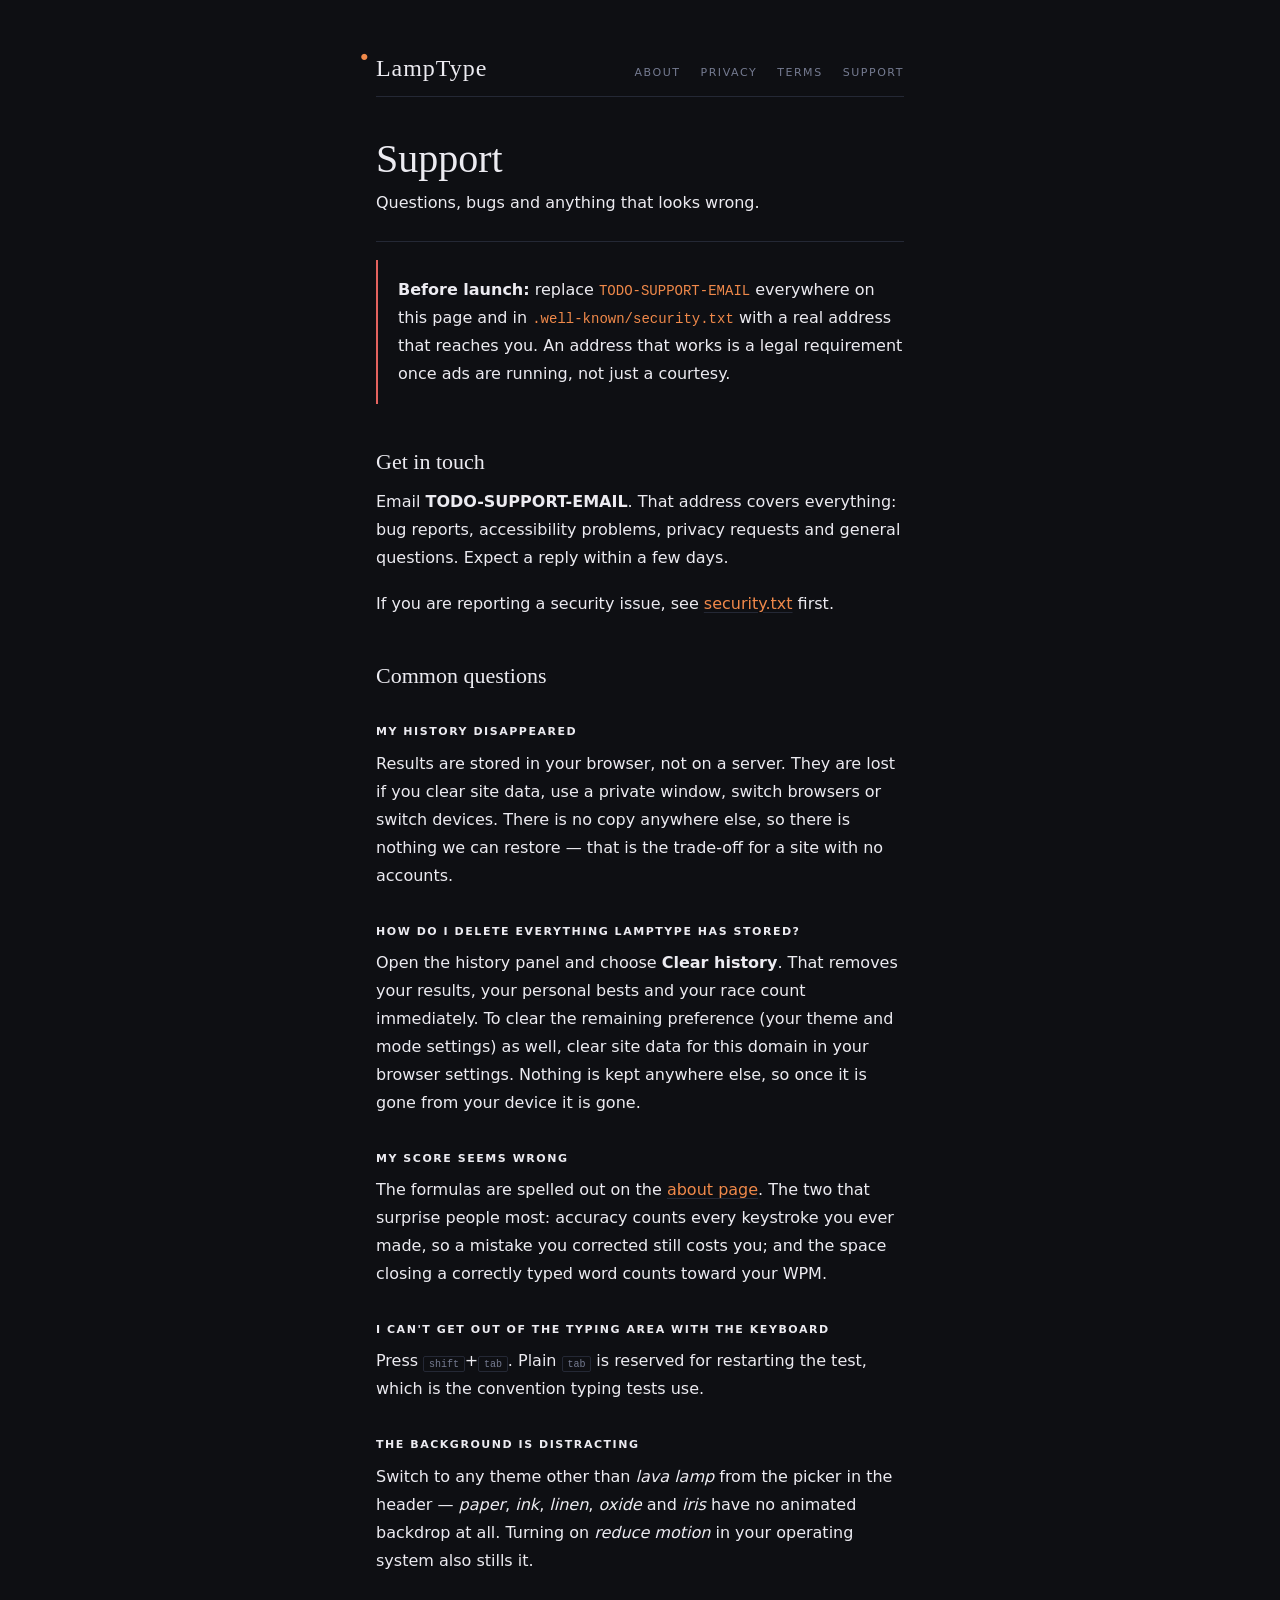
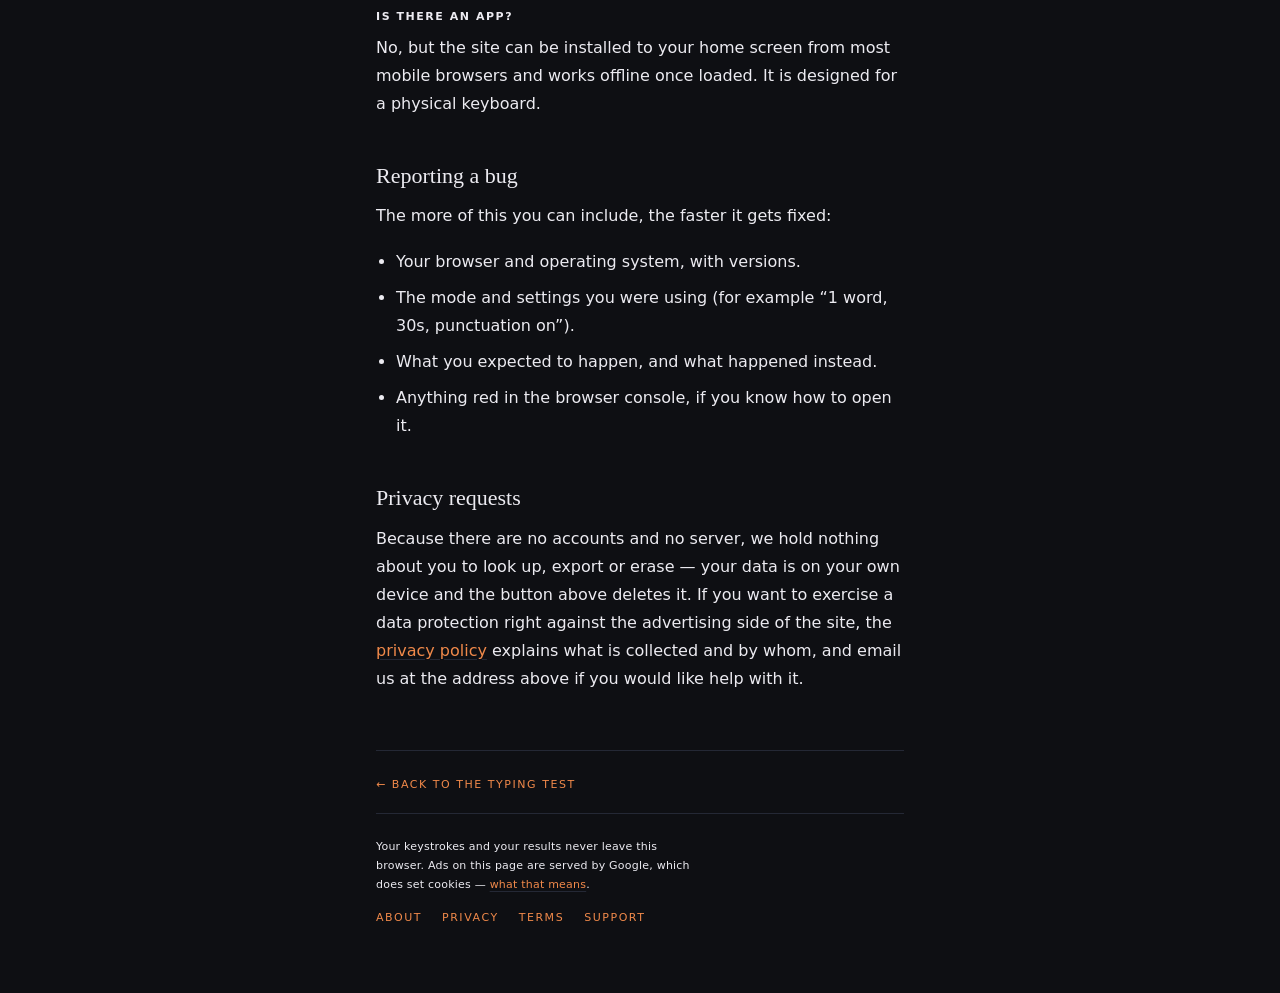
<file: support.html>
<!DOCTYPE html>
<html lang="en" data-theme="lamp">
<head>
<meta charset="UTF-8">
<meta name="viewport" content="width=device-width, initial-scale=1">
<title>Support &mdash; LampType</title>
<meta name="description" content="Get help with LampType, report a bug, or find out how to delete the data it keeps on your device.">
<link rel="canonical" href="https://lamptype.example/support.html">
<meta property="og:type" content="website">
<meta property="og:site_name" content="LampType">
<meta property="og:title" content="Support &mdash; LampType">
<meta property="og:description" content="Get help with LampType, report a bug, or find out how to delete the data it keeps on your device.">
<meta property="og:url" content="https://lamptype.example/support.html">
<meta property="og:image" content="https://lamptype.example/og-image.png">
<meta name="twitter:card" content="summary_large_image">
<meta name="theme-color" content="#0e0f13">

<link rel="icon" href="favicon.ico" sizes="32x32">
<link rel="icon" href="favicon.svg" type="image/svg+xml">
<link rel="apple-touch-icon" href="apple-touch-icon.png">
<link rel="manifest" href="site.webmanifest">

<link rel="stylesheet" href="css/themes.css">
<link rel="stylesheet" href="css/style.css">
<link rel="stylesheet" href="css/sakura.css">
<link rel="stylesheet" href="css/page.css">

<script>
/* Apply the saved theme before first paint, so moving between the test and
   these pages never flashes the wrong palette. Deliberately inline and
   deliberately tiny - a document should not need the app's JavaScript. */
(function () {
  try {
    var s = JSON.parse(localStorage.getItem('tt:settings') || '{}');
    var root = document.documentElement;
    if (s.theme) root.setAttribute('data-theme', s.theme);
    if (s.colorMode && s.colorMode !== 'auto') root.setAttribute('data-mode', s.colorMode);
  } catch (e) { /* private browsing, storage disabled: keep the default */ }
})();
</script>
</head>
<body>

<a class="skip-link" href="#content">Skip to the content</a>

<div class="app page">

  <header class="top">
    <p class="brand-title"><a class="brand" href="index.html">
      <span class="brand-mark" aria-hidden="true">&#9679;</span>
      <span class="brand-name brand-default">LampType</span>
      <span class="brand-name brand-sakura">Cherry Blossoms</span>
    </a></p>
    <nav class="top-nav" aria-label="Site">
      <a class="text-btn" href="about.html">About</a>
      <a class="text-btn" href="privacy.html">Privacy</a>
      <a class="text-btn" href="terms.html">Terms</a>
      <a class="text-btn" href="support.html">Support</a>
    </nav>
  </header>

  <main class="page-body" id="content">

    <h1 class="page-title">Support</h1>
    <p class="page-updated">Questions, bugs and anything that looks wrong.</p>

    <div class="callout todo">
      <p><strong>Before launch:</strong> replace <code>TODO-SUPPORT-EMAIL</code>
        everywhere on this page and in <code>.well-known/security.txt</code> with a real
        address that reaches you. An address that works is a legal requirement once ads
        are running, not just a courtesy.</p>
    </div>

    <h2>Get in touch</h2>
    <p>Email <strong>TODO-SUPPORT-EMAIL</strong>. That address covers everything: bug
      reports, accessibility problems, privacy requests and general questions. Expect a
      reply within a few days.</p>
    <p>If you are reporting a security issue, see
      <a href="/.well-known/security.txt">security.txt</a> first.</p>

    <h2>Common questions</h2>

    <h3>My history disappeared</h3>
    <p>Results are stored in your browser, not on a server. They are lost if you clear
      site data, use a private window, switch browsers or switch devices. There is no
      copy anywhere else, so there is nothing we can restore &mdash; that is the
      trade-off for a site with no accounts.</p>

    <h3>How do I delete everything LampType has stored?</h3>
    <p>Open the history panel and choose <strong>Clear history</strong>. That removes
      your results, your personal bests and your race count immediately. To clear the
      remaining preference (your theme and mode settings) as well, clear site data for
      this domain in your browser settings. Nothing is kept anywhere else, so once it is
      gone from your device it is gone.</p>

    <h3>My score seems wrong</h3>
    <p>The formulas are spelled out on the <a href="about.html">about page</a>. The two
      that surprise people most: accuracy counts every keystroke you ever made, so a
      mistake you corrected still costs you; and the space closing a correctly typed
      word counts toward your WPM.</p>

    <h3>I can't get out of the typing area with the keyboard</h3>
    <p>Press <kbd>shift</kbd>+<kbd>tab</kbd>. Plain <kbd>tab</kbd> is reserved for
      restarting the test, which is the convention typing tests use.</p>

    <h3>The background is distracting</h3>
    <p>Switch to any theme other than <em>lava lamp</em> from the picker in the header
      &mdash; <em>paper</em>, <em>ink</em>, <em>linen</em>, <em>oxide</em> and
      <em>iris</em> have no animated backdrop at all. Turning on
      <em>reduce motion</em> in your operating system also stills it.</p>

    <h3>Is there an app?</h3>
    <p>No, but the site can be installed to your home screen from most mobile browsers
      and works offline once loaded. It is designed for a physical keyboard.</p>

    <h2>Reporting a bug</h2>
    <p>The more of this you can include, the faster it gets fixed:</p>
    <ul>
      <li>Your browser and operating system, with versions.</li>
      <li>The mode and settings you were using (for example &ldquo;1 word, 30s,
        punctuation on&rdquo;).</li>
      <li>What you expected to happen, and what happened instead.</li>
      <li>Anything red in the browser console, if you know how to open it.</li>
    </ul>

    <h2>Privacy requests</h2>
    <p>Because there are no accounts and no server, we hold nothing about you to look
      up, export or erase &mdash; your data is on your own device and the button above
      deletes it. If you want to exercise a data protection right against the
      advertising side of the site, the <a href="privacy.html">privacy policy</a>
      explains what is collected and by whom, and email us at the address above if you
      would like help with it.</p>

    <a class="back-link" href="index.html">&larr; Back to the typing test</a>
  </main>

  <footer class="bottom">
    <p class="bottom-claim">
      Your keystrokes and your results never leave this browser. Ads on this
      page are served by Google, which does set cookies &mdash;
      <a href="privacy.html">what that means</a>.
    </p>
    <nav class="bottom-nav" aria-label="Site">
      <a href="about.html">About</a>
      <a href="privacy.html">Privacy</a>
      <a href="terms.html">Terms</a>
      <a href="support.html">Support</a>
    </nav>
  </footer>
</div>

</body>
</html>
</file>
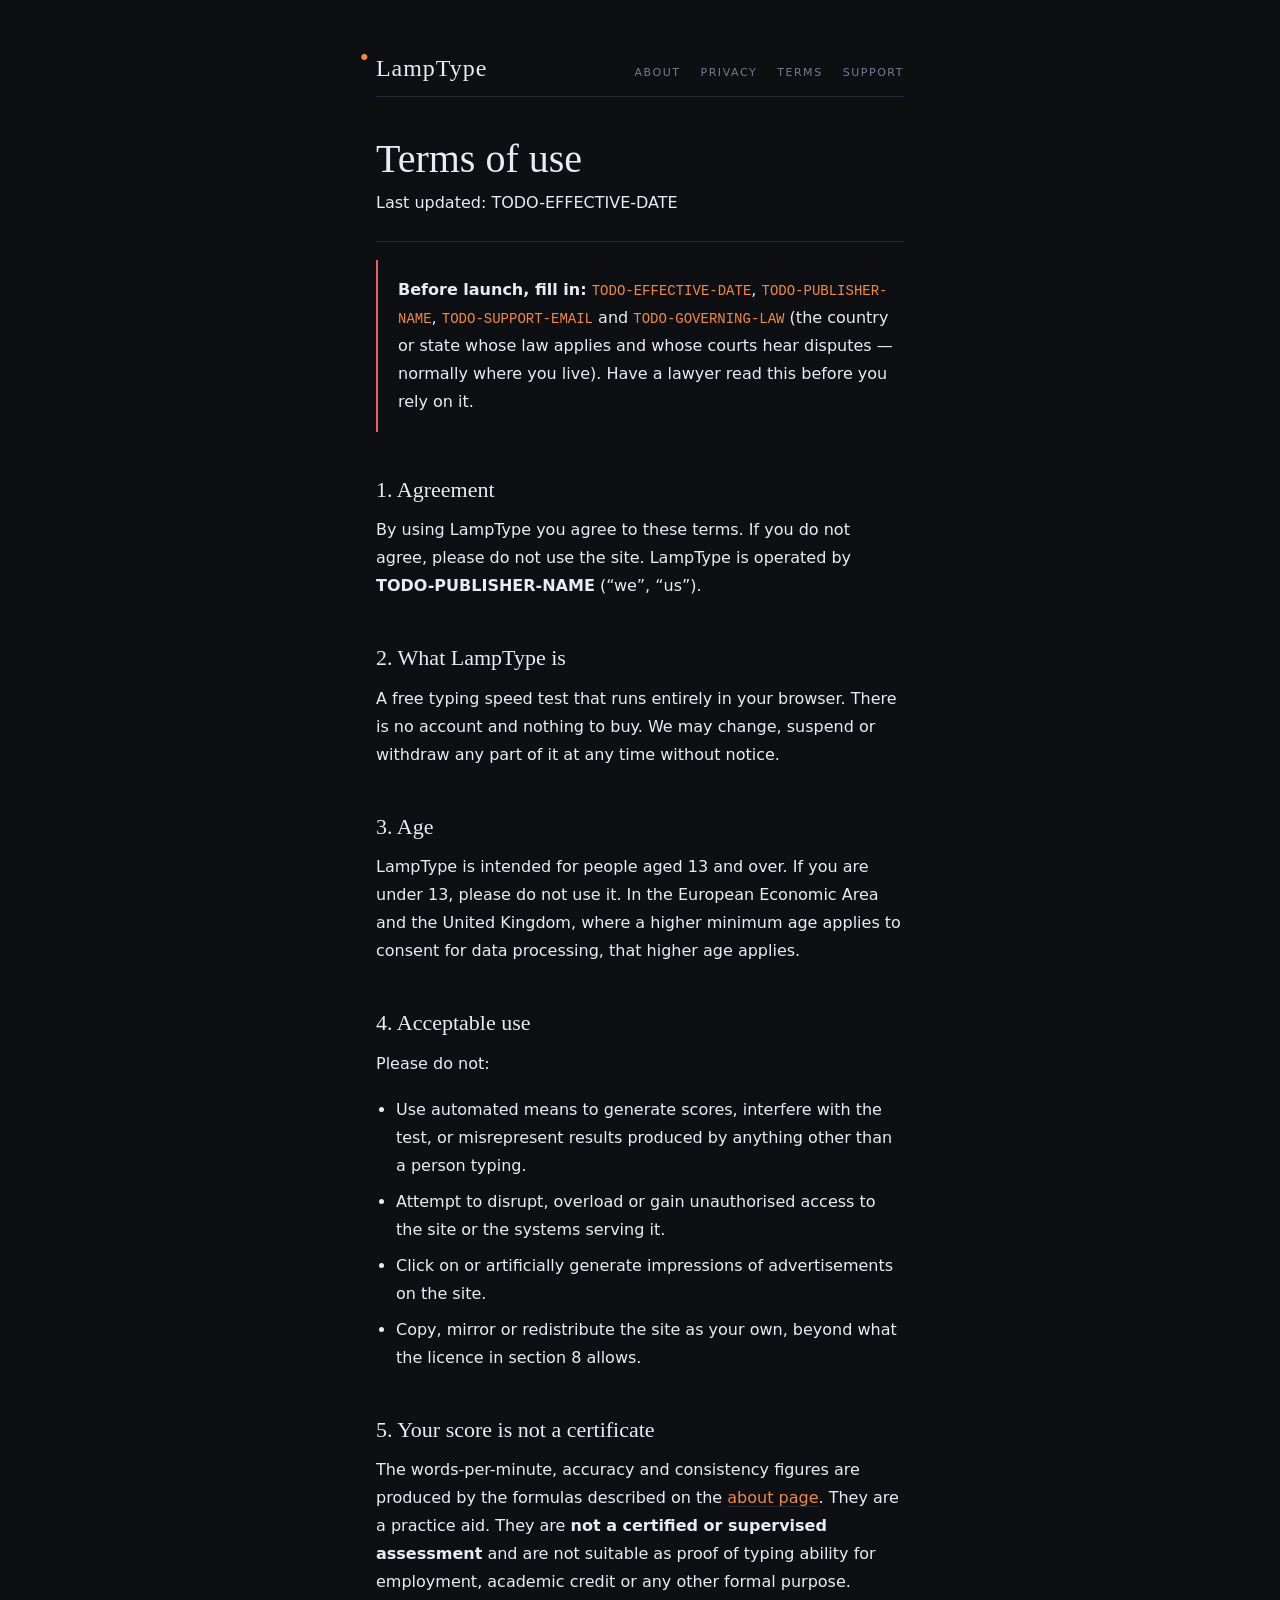
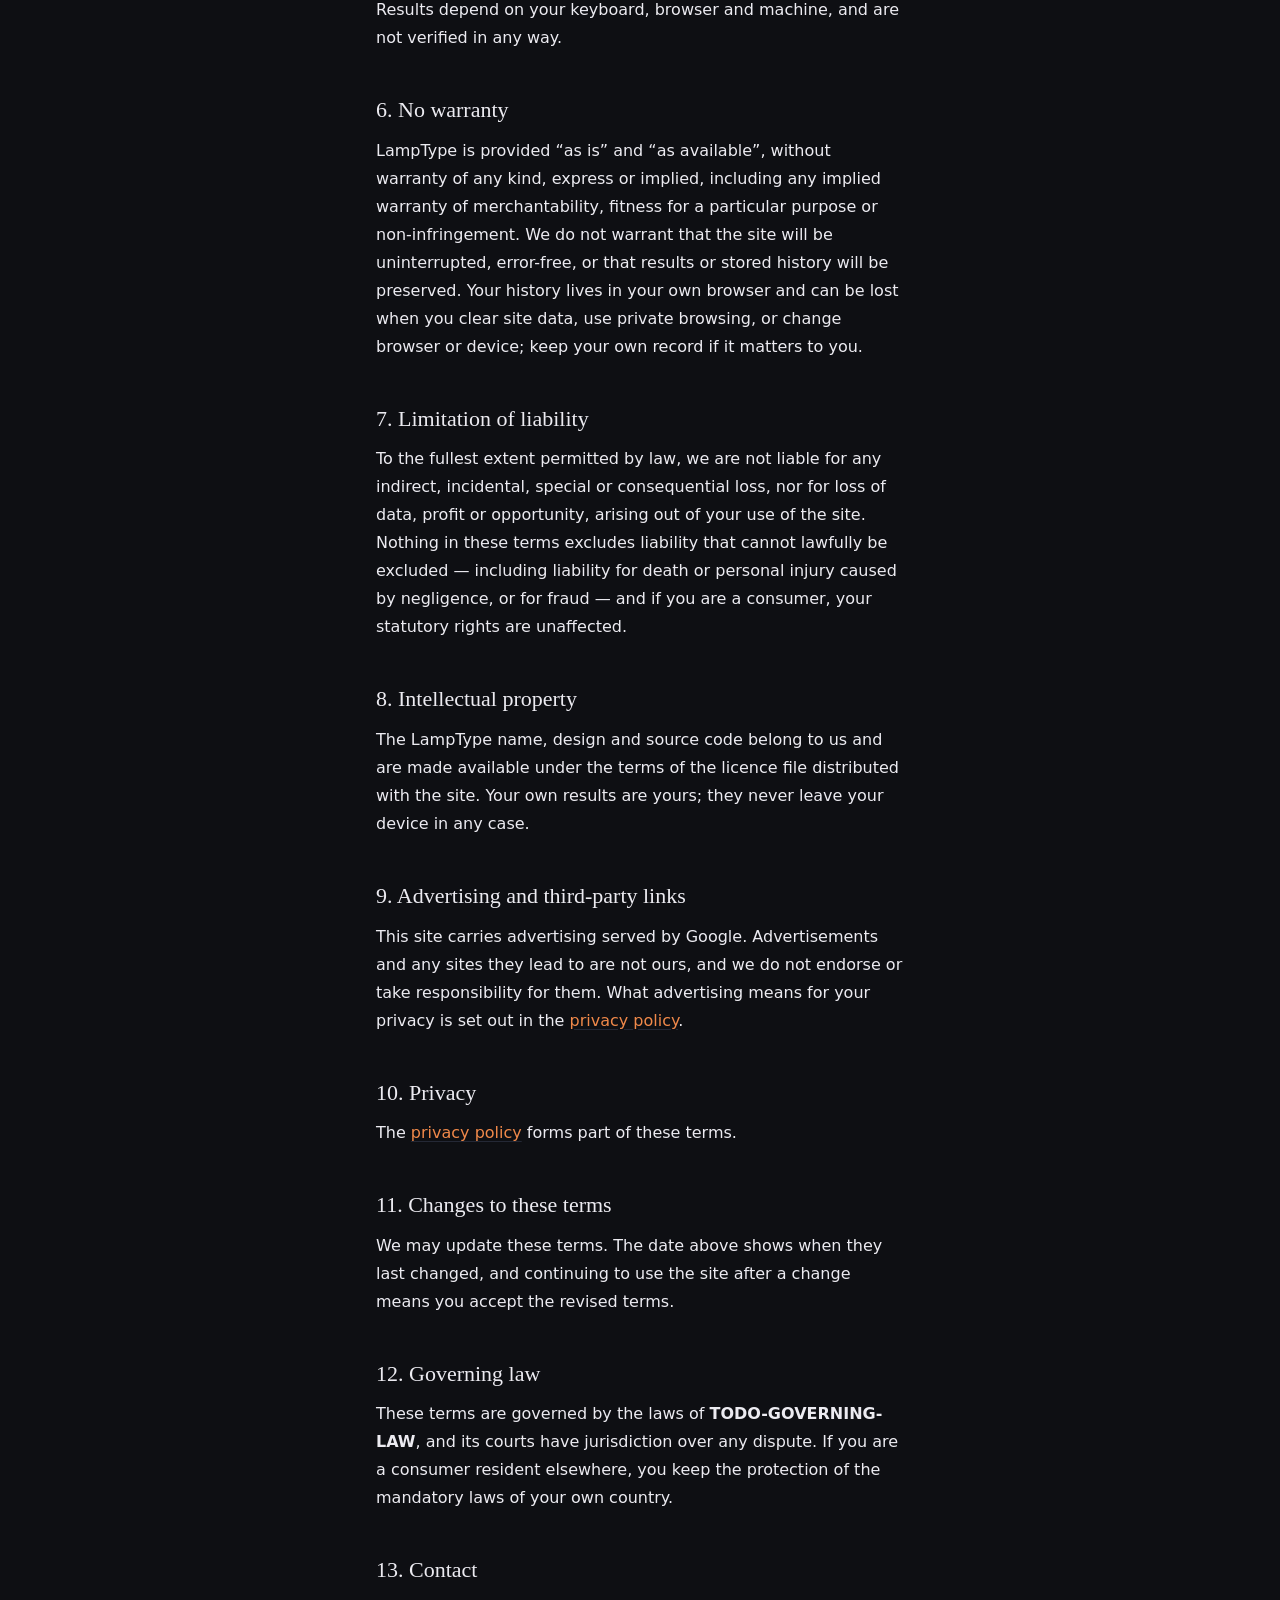
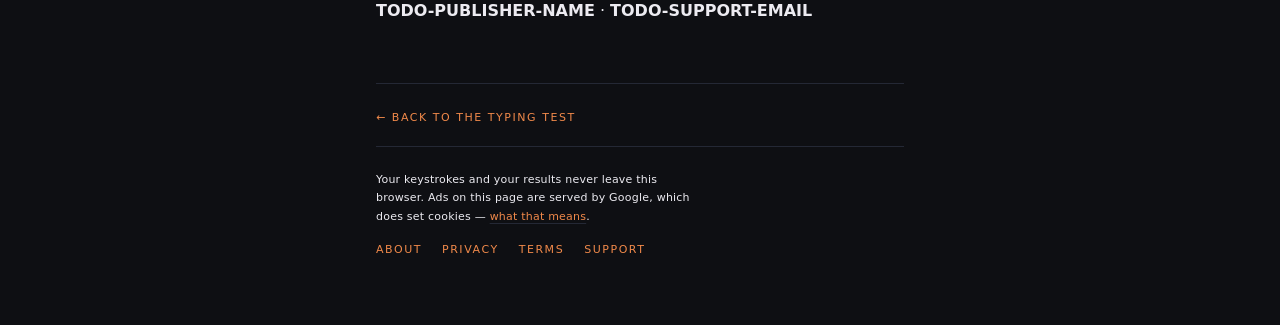
<file: terms.html>
<!DOCTYPE html>
<html lang="en" data-theme="lamp">
<head>
<meta charset="UTF-8">
<meta name="viewport" content="width=device-width, initial-scale=1">
<title>Terms &mdash; LampType</title>
<meta name="description" content="The terms you agree to by using LampType, including what the WPM figure is and is not.">
<link rel="canonical" href="https://lamptype.example/terms.html">
<meta property="og:type" content="website">
<meta property="og:site_name" content="LampType">
<meta property="og:title" content="Terms &mdash; LampType">
<meta property="og:description" content="The terms you agree to by using LampType, including what the WPM figure is and is not.">
<meta property="og:url" content="https://lamptype.example/terms.html">
<meta property="og:image" content="https://lamptype.example/og-image.png">
<meta name="twitter:card" content="summary_large_image">
<meta name="theme-color" content="#0e0f13">

<link rel="icon" href="favicon.ico" sizes="32x32">
<link rel="icon" href="favicon.svg" type="image/svg+xml">
<link rel="apple-touch-icon" href="apple-touch-icon.png">
<link rel="manifest" href="site.webmanifest">

<link rel="stylesheet" href="css/themes.css">
<link rel="stylesheet" href="css/style.css">
<link rel="stylesheet" href="css/sakura.css">
<link rel="stylesheet" href="css/page.css">

<script>
/* Apply the saved theme before first paint, so moving between the test and
   these pages never flashes the wrong palette. Deliberately inline and
   deliberately tiny - a document should not need the app's JavaScript. */
(function () {
  try {
    var s = JSON.parse(localStorage.getItem('tt:settings') || '{}');
    var root = document.documentElement;
    if (s.theme) root.setAttribute('data-theme', s.theme);
    if (s.colorMode && s.colorMode !== 'auto') root.setAttribute('data-mode', s.colorMode);
  } catch (e) { /* private browsing, storage disabled: keep the default */ }
})();
</script>
</head>
<body>

<a class="skip-link" href="#content">Skip to the content</a>

<div class="app page">

  <header class="top">
    <p class="brand-title"><a class="brand" href="index.html">
      <span class="brand-mark" aria-hidden="true">&#9679;</span>
      <span class="brand-name brand-default">LampType</span>
      <span class="brand-name brand-sakura">Cherry Blossoms</span>
    </a></p>
    <nav class="top-nav" aria-label="Site">
      <a class="text-btn" href="about.html">About</a>
      <a class="text-btn" href="privacy.html">Privacy</a>
      <a class="text-btn" href="terms.html">Terms</a>
      <a class="text-btn" href="support.html">Support</a>
    </nav>
  </header>

  <main class="page-body" id="content">

    <h1 class="page-title">Terms of use</h1>
    <p class="page-updated">Last updated: TODO-EFFECTIVE-DATE</p>

    <div class="callout todo">
      <p><strong>Before launch, fill in:</strong> <code>TODO-EFFECTIVE-DATE</code>,
        <code>TODO-PUBLISHER-NAME</code>, <code>TODO-SUPPORT-EMAIL</code> and
        <code>TODO-GOVERNING-LAW</code> (the country or state whose law applies and
        whose courts hear disputes &mdash; normally where you live). Have a lawyer read
        this before you rely on it.</p>
    </div>

    <h2>1. Agreement</h2>
    <p>By using LampType you agree to these terms. If you do not agree, please do not use
      the site. LampType is operated by <strong>TODO-PUBLISHER-NAME</strong>
      (&ldquo;we&rdquo;, &ldquo;us&rdquo;).</p>

    <h2>2. What LampType is</h2>
    <p>A free typing speed test that runs entirely in your browser. There is no account
      and nothing to buy. We may change, suspend or withdraw any part of it at any time
      without notice.</p>

    <h2>3. Age</h2>
    <p>LampType is intended for people aged 13 and over. If you are under 13, please do
      not use it. In the European Economic Area and the United Kingdom, where a higher
      minimum age applies to consent for data processing, that higher age applies.</p>

    <h2>4. Acceptable use</h2>
    <p>Please do not:</p>
    <ul>
      <li>Use automated means to generate scores, interfere with the test, or
        misrepresent results produced by anything other than a person typing.</li>
      <li>Attempt to disrupt, overload or gain unauthorised access to the site or the
        systems serving it.</li>
      <li>Click on or artificially generate impressions of advertisements on the
        site.</li>
      <li>Copy, mirror or redistribute the site as your own, beyond what the licence in
        section 8 allows.</li>
    </ul>

    <h2>5. Your score is not a certificate</h2>
    <p>The words-per-minute, accuracy and consistency figures are produced by the
      formulas described on the <a href="about.html">about page</a>. They are a practice
      aid. They are <strong>not a certified or supervised assessment</strong> and are not
      suitable as proof of typing ability for employment, academic credit or any other
      formal purpose. Results depend on your keyboard, browser and machine, and are not
      verified in any way.</p>

    <h2>6. No warranty</h2>
    <p>LampType is provided &ldquo;as is&rdquo; and &ldquo;as available&rdquo;, without
      warranty of any kind, express or implied, including any implied warranty of
      merchantability, fitness for a particular purpose or non-infringement. We do not
      warrant that the site will be uninterrupted, error-free, or that results or stored
      history will be preserved. Your history lives in your own browser and can be lost
      when you clear site data, use private browsing, or change browser or device; keep
      your own record if it matters to you.</p>

    <h2>7. Limitation of liability</h2>
    <p>To the fullest extent permitted by law, we are not liable for any indirect,
      incidental, special or consequential loss, nor for loss of data, profit or
      opportunity, arising out of your use of the site. Nothing in these terms excludes
      liability that cannot lawfully be excluded &mdash; including liability for death or
      personal injury caused by negligence, or for fraud &mdash; and if you are a
      consumer, your statutory rights are unaffected.</p>

    <h2>8. Intellectual property</h2>
    <p>The LampType name, design and source code belong to us and are made available
      under the terms of the licence file distributed with the site. Your own results are
      yours; they never leave your device in any case.</p>

    <h2>9. Advertising and third-party links</h2>
    <p>This site carries advertising served by Google. Advertisements and any sites they
      lead to are not ours, and we do not endorse or take responsibility for them. What
      advertising means for your privacy is set out in the
      <a href="privacy.html">privacy policy</a>.</p>

    <h2>10. Privacy</h2>
    <p>The <a href="privacy.html">privacy policy</a> forms part of these terms.</p>

    <h2>11. Changes to these terms</h2>
    <p>We may update these terms. The date above shows when they last changed, and
      continuing to use the site after a change means you accept the revised terms.</p>

    <h2>12. Governing law</h2>
    <p>These terms are governed by the laws of <strong>TODO-GOVERNING-LAW</strong>, and
      its courts have jurisdiction over any dispute. If you are a consumer resident
      elsewhere, you keep the protection of the mandatory laws of your own country.</p>

    <h2>13. Contact</h2>
    <p><strong>TODO-PUBLISHER-NAME</strong> &middot; <strong>TODO-SUPPORT-EMAIL</strong></p>

    <a class="back-link" href="index.html">&larr; Back to the typing test</a>
  </main>

  <footer class="bottom">
    <p class="bottom-claim">
      Your keystrokes and your results never leave this browser. Ads on this
      page are served by Google, which does set cookies &mdash;
      <a href="privacy.html">what that means</a>.
    </p>
    <nav class="bottom-nav" aria-label="Site">
      <a href="about.html">About</a>
      <a href="privacy.html">Privacy</a>
      <a href="terms.html">Terms</a>
      <a href="support.html">Support</a>
    </nav>
  </footer>
</div>

</body>
</html>
</file>
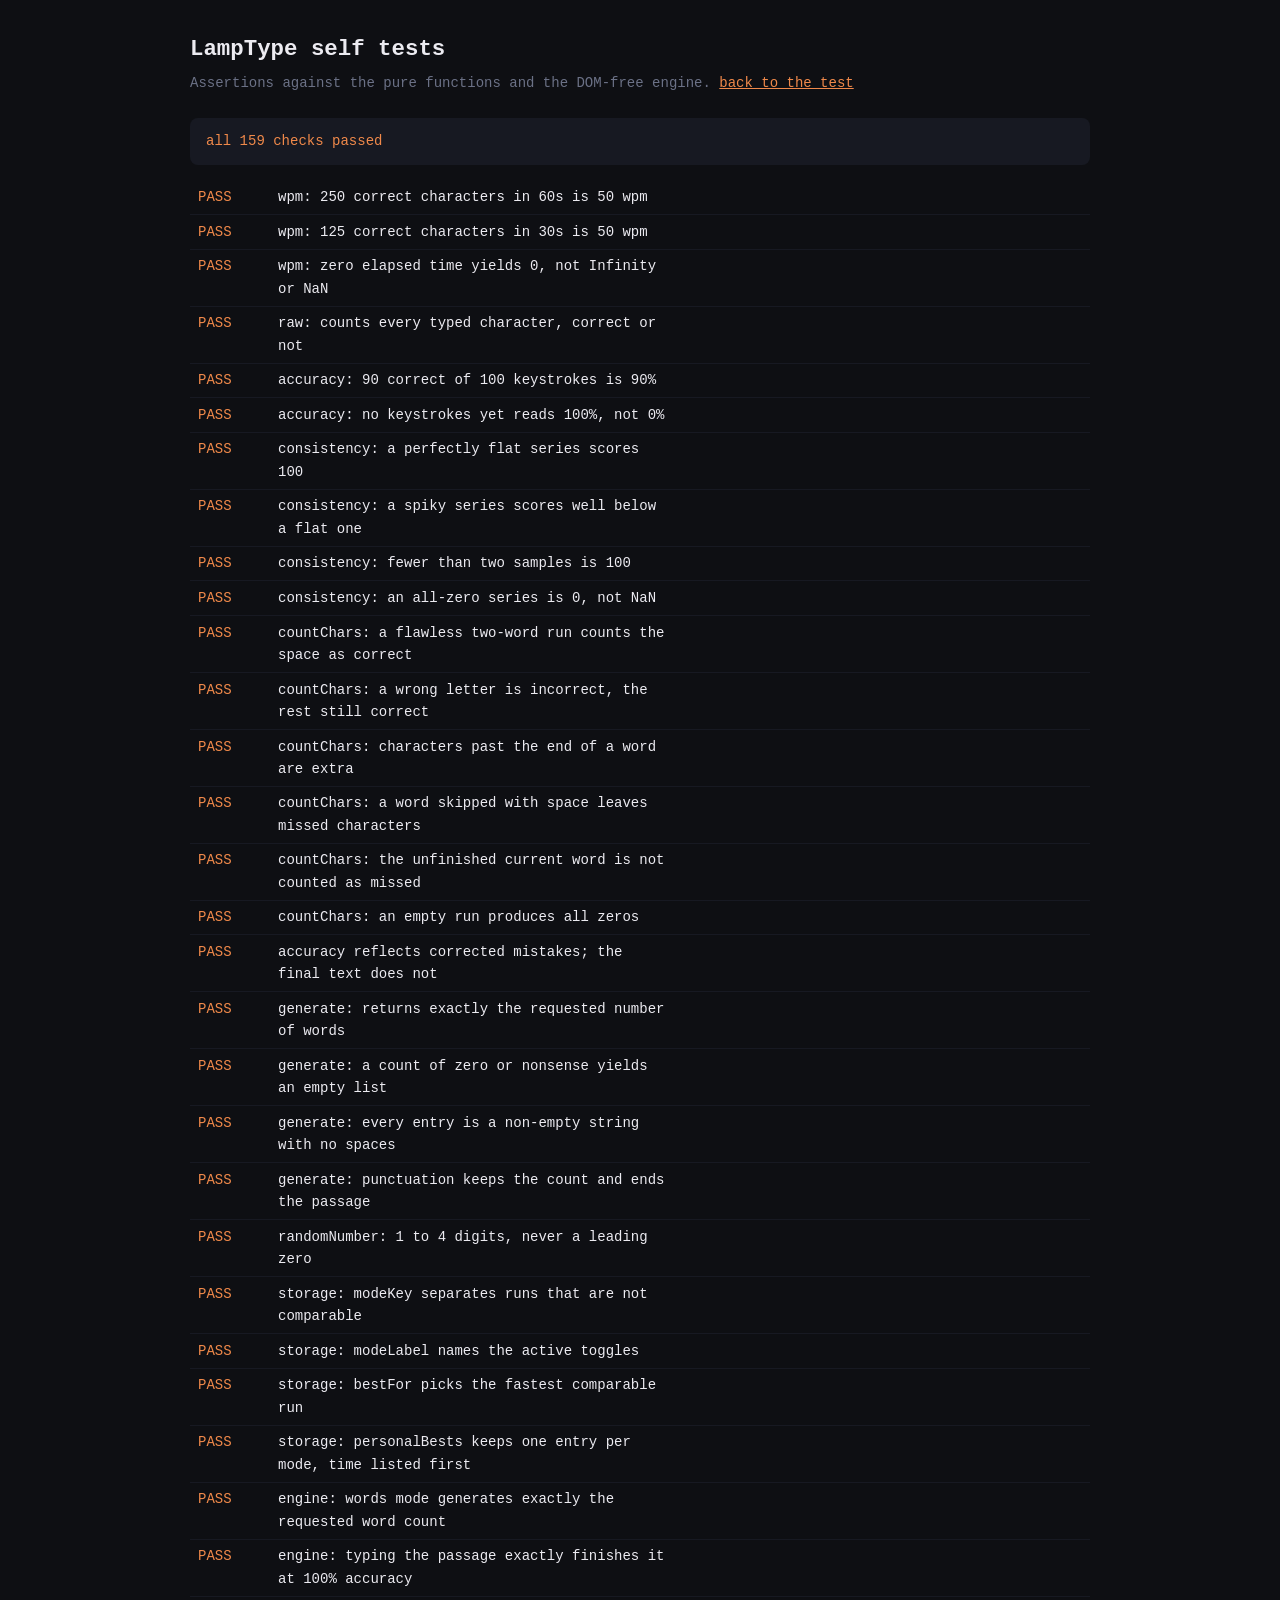
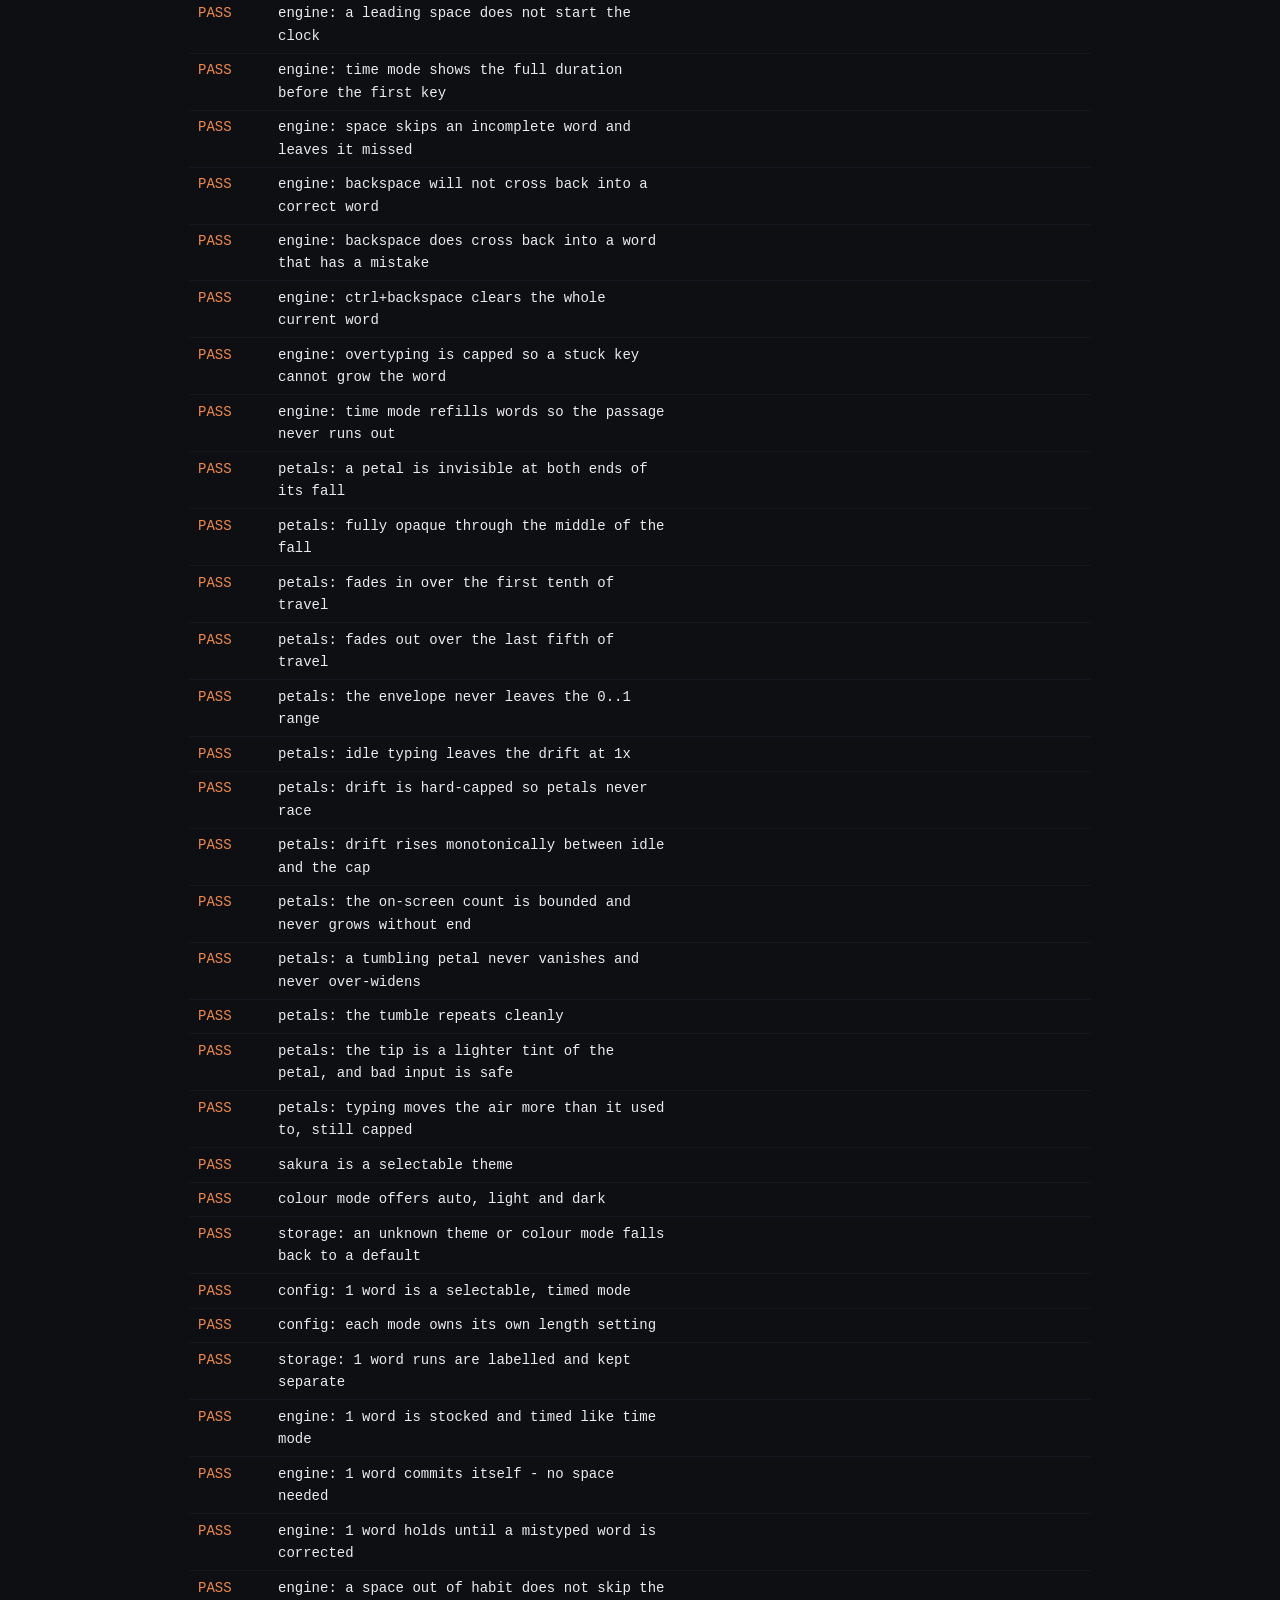
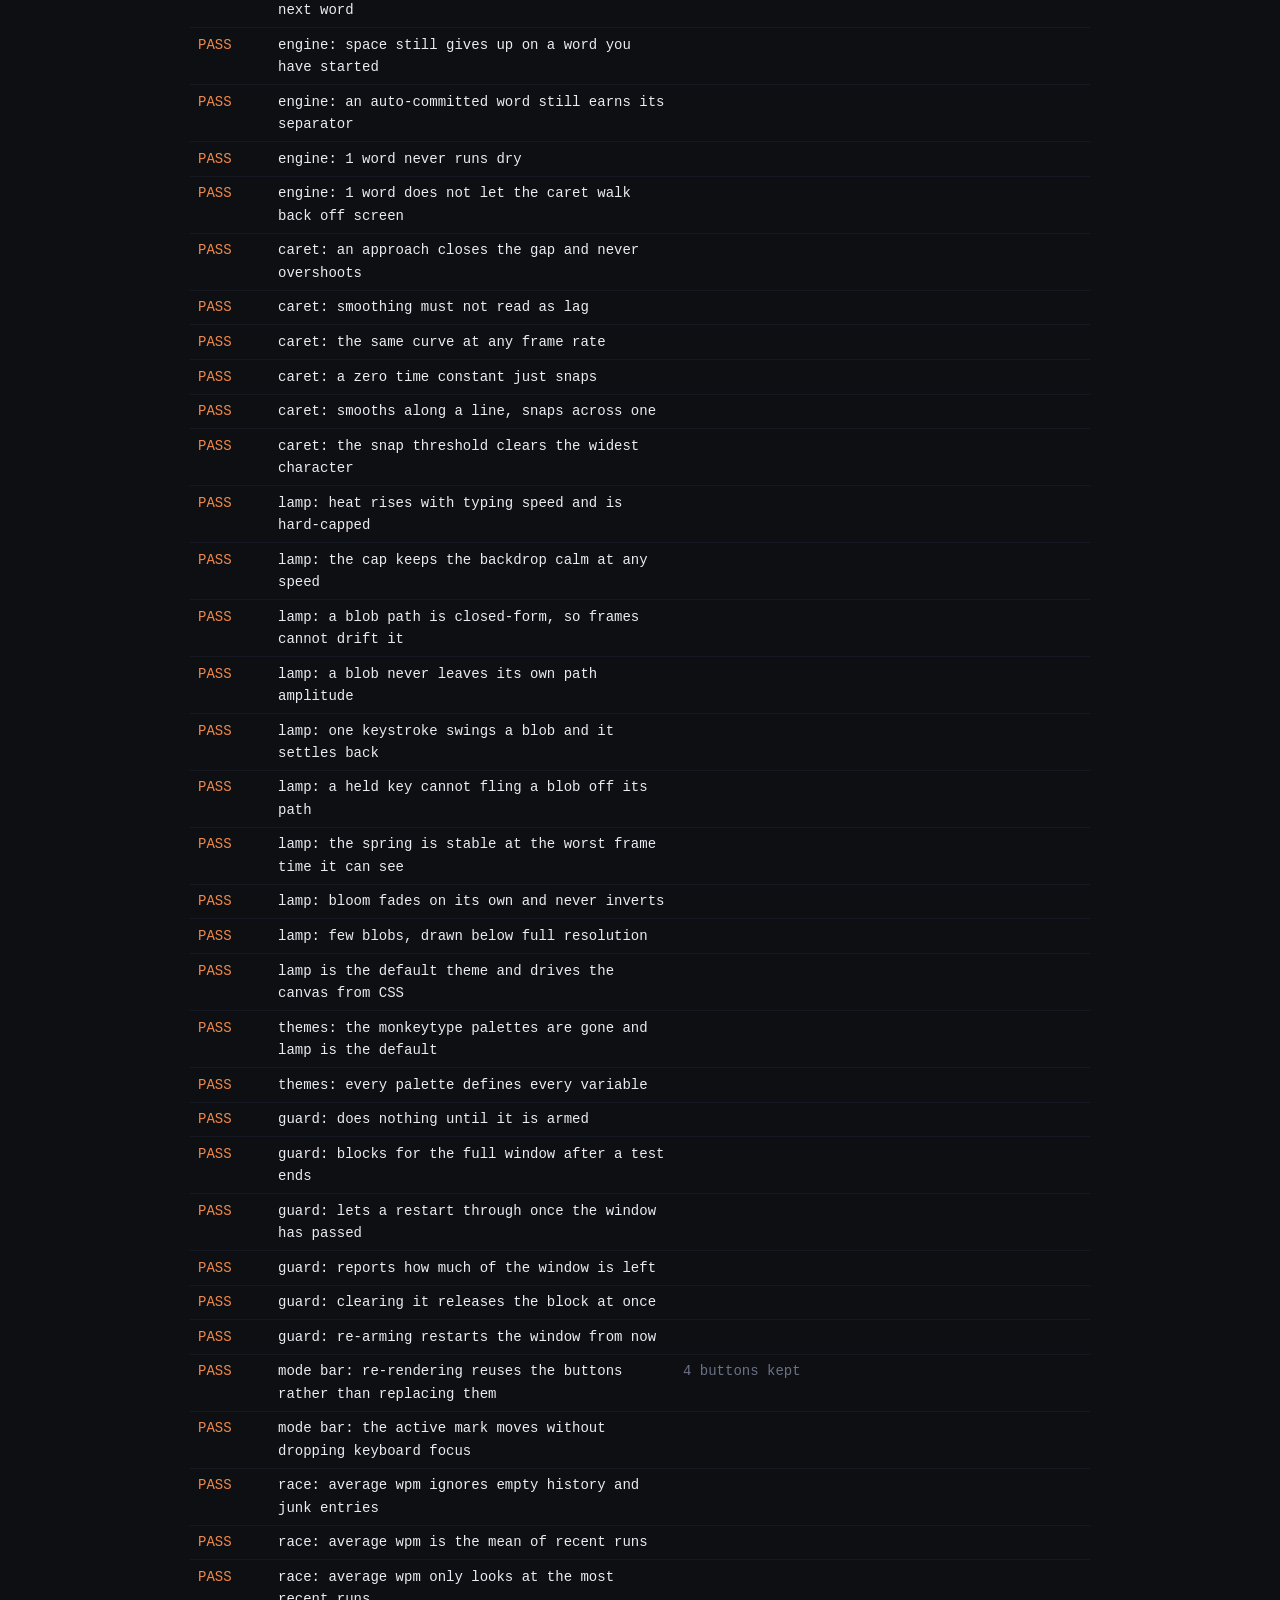
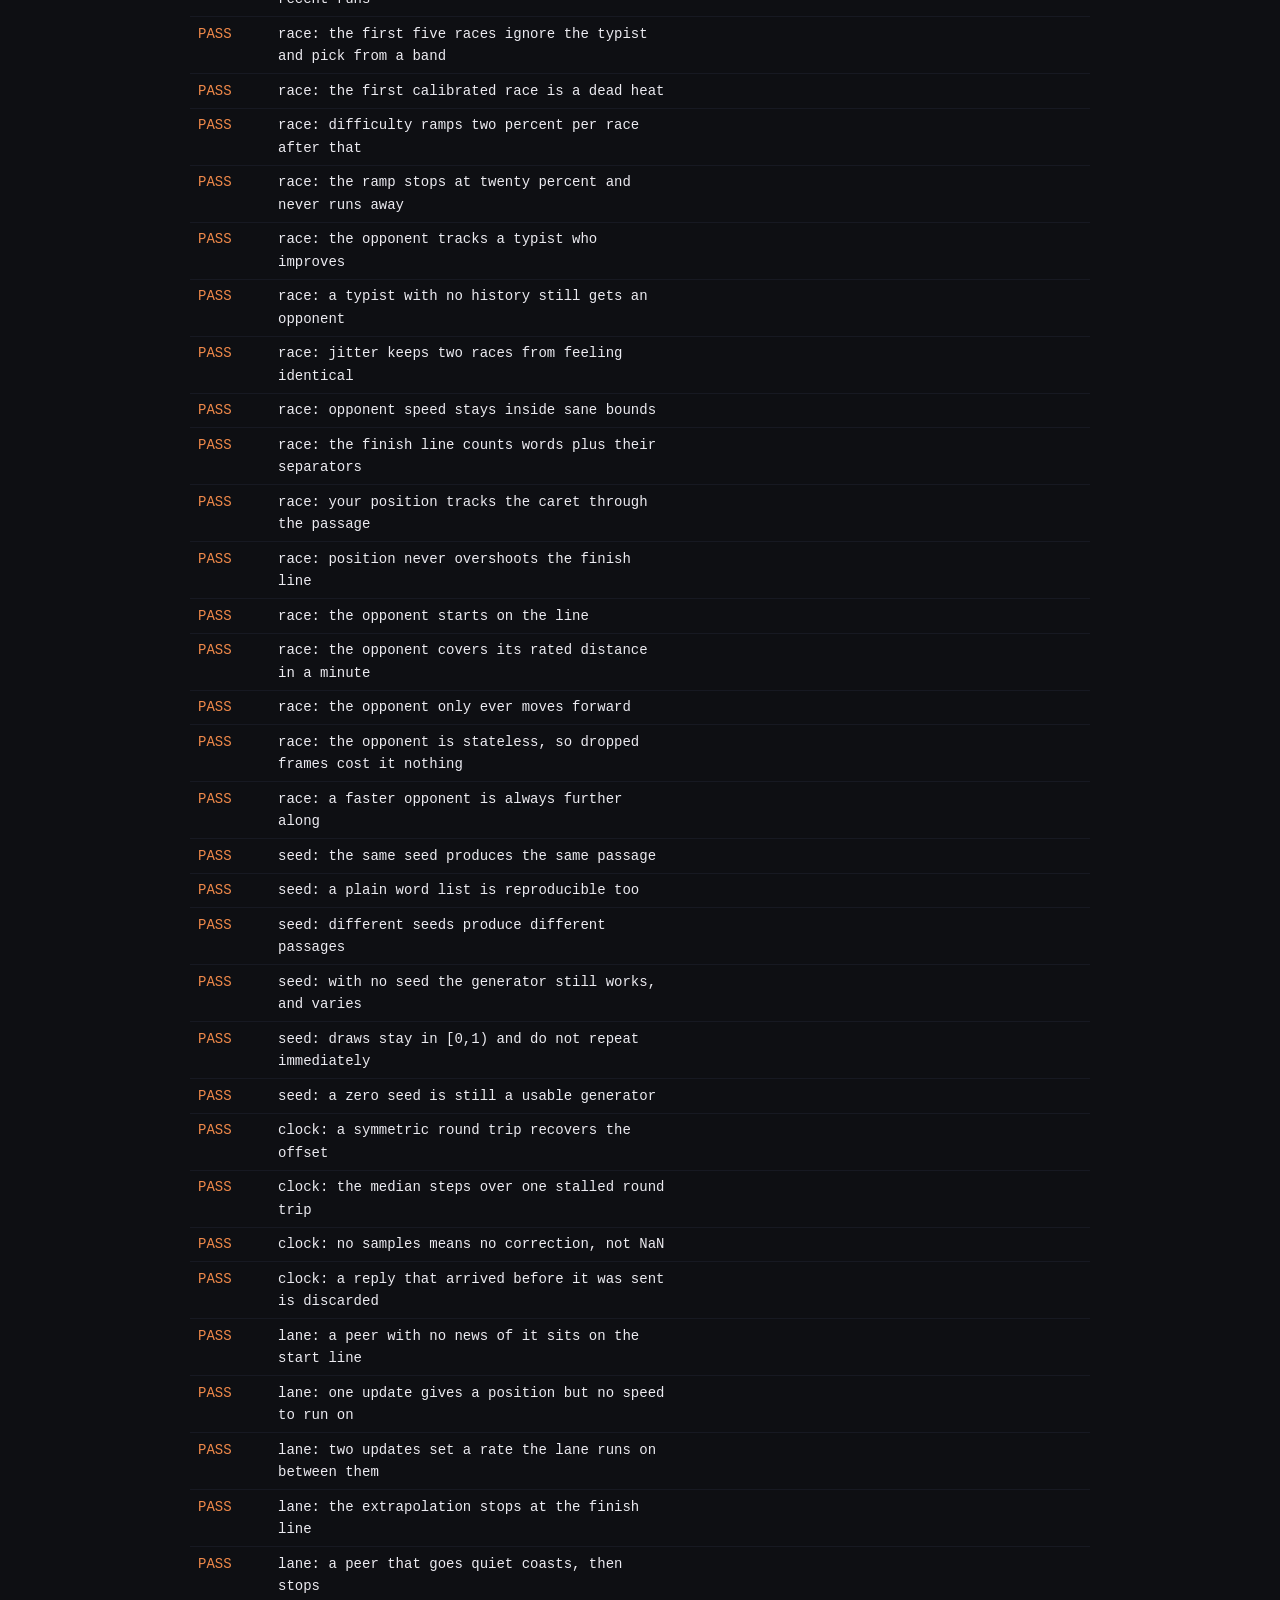
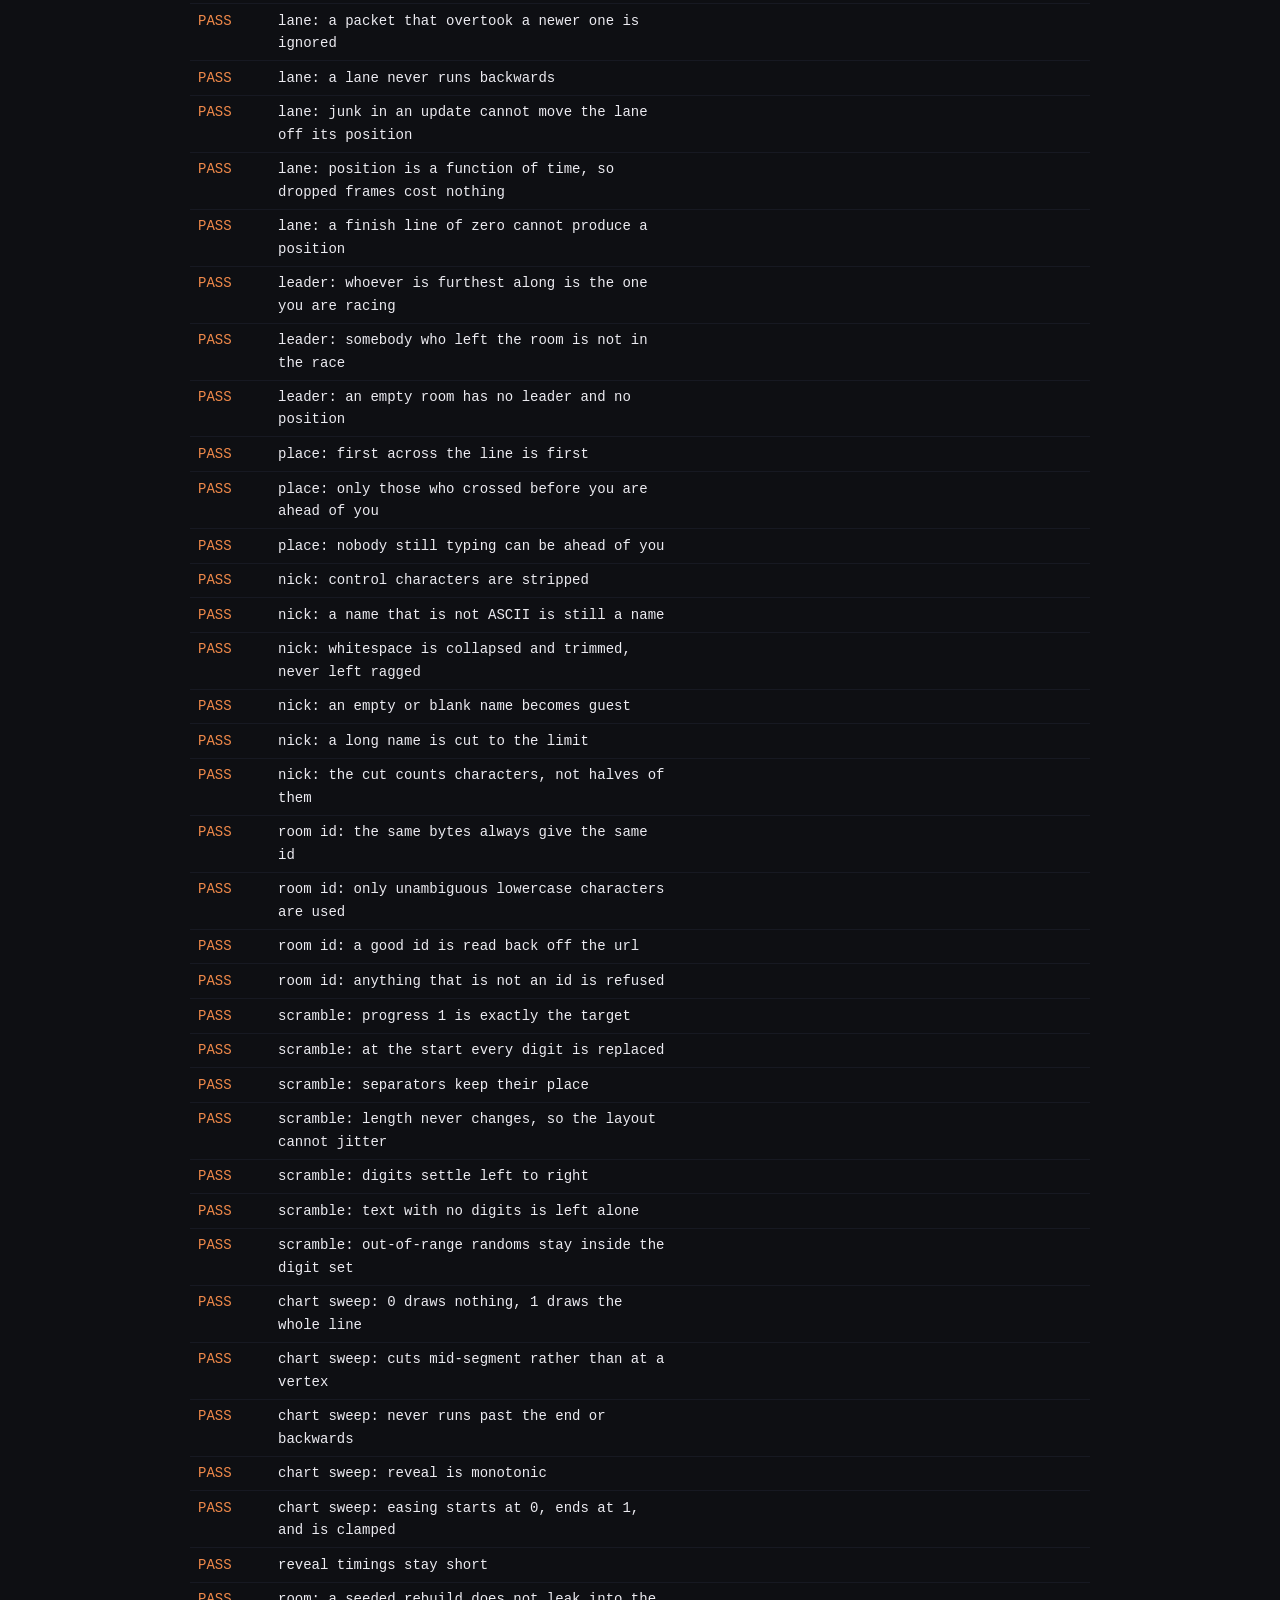
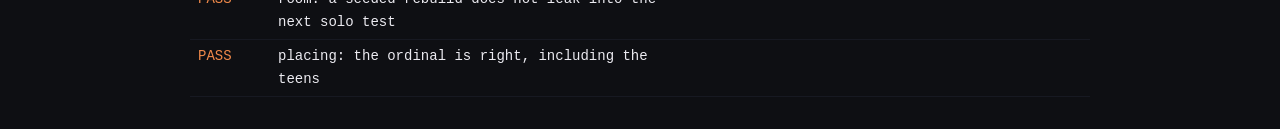
<file: tests.html>
<!DOCTYPE html>
<html lang="en" data-theme="lamp">
<head>
<meta charset="UTF-8">
<meta name="viewport" content="width=device-width, initial-scale=1">
<title>LampType - self tests</title>
<link rel="stylesheet" href="css/themes.css">
<!-- sakura carries its own palette, so the theme check needs it too. -->
<link rel="stylesheet" href="css/sakura.css">
<style>
  body {
    margin: 0; padding: 2rem 1.5rem;
    background: var(--bg); color: var(--text);
    font: 14px/1.6 ui-monospace, "Cascadia Mono", Consolas, monospace;
  }
  .wrap { max-width: 900px; margin: 0 auto; }
  h1 { font-size: 1.4rem; margin: 0 0 .25rem; }
  .lede { color: var(--sub); margin: 0 0 1.5rem; }
  .summary { padding: .75rem 1rem; border-radius: 8px; background: var(--sub-alt); margin-bottom: 1rem; }
  .summary.pass { color: var(--main); }
  .summary.fail { color: var(--error); }
  table { width: 100%; border-collapse: collapse; }
  td { padding: .35rem .5rem; border-bottom: 1px solid var(--sub-alt); vertical-align: top; }
  td.status { width: 4rem; }
  td.name { width: 45%; color: var(--text); }
  td.msg { color: var(--sub); }
  tr.ok td.status { color: var(--main); }
  tr.bad td.status { color: var(--error); }
  tr.bad td.msg { color: var(--error); }
  a { color: var(--main); }
</style>
</head>
<body>
<div class="wrap">
  <h1>LampType self tests</h1>
  <p class="lede">
    Assertions against the pure functions and the DOM-free engine.
    <a href="index.html">back to the test</a>
  </p>
  <div id="summary" class="summary">running...</div>
  <table><tbody id="rows"></tbody></table>
</div>

<script src="js/words.js"></script>
<script src="js/stats.js"></script>
<script src="js/storage.js"></script>
<script src="js/reveal.js"></script>
<script src="js/chart.js"></script>
<script src="js/engine.js"></script>
<script src="js/lamp.js"></script>
<script src="js/petals.js"></script>
<script src="js/race.js"></script>
<script src="js/net.js"></script>
<script src="js/render.js"></script>
<script src="js/ui.js"></script>
<script>
(function () {
  'use strict';

  const results = [];

  function check(name, fn) {
    try {
      const msg = fn();
      results.push({ name, ok: true, msg: msg || '' });
    } catch (err) {
      results.push({ name, ok: false, msg: err && err.message ? err.message : String(err) });
    }
  }

  function assert(cond, msg) {
    if (!cond) throw new Error(msg || 'assertion failed');
  }

  function eq(actual, expected, label) {
    if (actual !== expected) {
      throw new Error((label ? label + ': ' : '') +
        'expected ' + JSON.stringify(expected) + ', got ' + JSON.stringify(actual));
    }
  }

  function near(actual, expected, tol, label) {
    if (!(Math.abs(actual - expected) <= tol)) {
      throw new Error((label ? label + ': ' : '') +
        'expected ~' + expected + ' (+/-' + tol + '), got ' + actual);
    }
  }

  const S = TT.stats;

  /* ------------------------------- wpm / raw ------------------------------- */

  check('wpm: 250 correct characters in 60s is 50 wpm', () => {
    eq(S.wpm(250, 60), 50);
  });

  check('wpm: 125 correct characters in 30s is 50 wpm', () => {
    eq(S.wpm(125, 30), 50);
  });

  check('wpm: zero elapsed time yields 0, not Infinity or NaN', () => {
    eq(S.wpm(100, 0), 0);
    eq(S.wpm(0, 0), 0);
  });

  check('raw: counts every typed character, correct or not', () => {
    eq(S.raw(300, 30), 120);
    eq(S.raw(50, 0), 0);
  });

  /* ------------------------------- accuracy ------------------------------- */

  check('accuracy: 90 correct of 100 keystrokes is 90%', () => {
    eq(S.accuracy(90, 10), 90);
  });

  check('accuracy: no keystrokes yet reads 100%, not 0%', () => {
    eq(S.accuracy(0, 0), 100);
  });

  /* ------------------------------ consistency ------------------------------ */

  check('consistency: a perfectly flat series scores 100', () => {
    eq(S.consistency([60, 60, 60, 60]), 100);
  });

  check('consistency: a spiky series scores well below a flat one', () => {
    const spiky = S.consistency([10, 90, 10, 90]);
    assert(spiky < 60, 'spiky series should drop below 60, got ' + spiky);
    assert(spiky > 0, 'spiky series should stay above 0, got ' + spiky);
  });

  check('consistency: fewer than two samples is 100', () => {
    eq(S.consistency([]), 100);
    eq(S.consistency([42]), 100);
  });

  check('consistency: an all-zero series is 0, not NaN', () => {
    eq(S.consistency([0, 0, 0]), 0);
  });

  /* ------------------------------ countChars ------------------------------ */

  check('countChars: a flawless two-word run counts the space as correct', () => {
    const c = S.countChars(['the', 'cat'], ['the', 'cat'], 1);
    eq(c.correct, 6, 'correct');
    eq(c.incorrect, 0, 'incorrect');
    eq(c.extra, 0, 'extra');
    eq(c.missed, 0, 'missed');
    eq(c.correctWithSpaces, 7, 'correctWithSpaces');
    eq(c.typedTotal, 7, 'typedTotal');
  });

  check('countChars: a wrong letter is incorrect, the rest still correct', () => {
    const c = S.countChars(['the'], ['tha'], 0);
    eq(c.correct, 2, 'correct');
    eq(c.incorrect, 1, 'incorrect');
  });

  check('countChars: characters past the end of a word are extra', () => {
    const c = S.countChars(['the'], ['thexx'], 0);
    eq(c.correct, 3, 'correct');
    eq(c.extra, 2, 'extra');
    eq(c.incorrect, 0, 'incorrect');
  });

  check('countChars: a word skipped with space leaves missed characters', () => {
    const c = S.countChars(['hello', 'world'], ['hel', 'world'], 1);
    eq(c.missed, 2, 'missed');
    /* The skipped word was wrong, so its separator must not be credited. */
    eq(c.correctWithSpaces, c.correct, 'no separator credit for a wrong word');
  });

  check('countChars: the unfinished current word is not counted as missed', () => {
    const c = S.countChars(['hello'], ['hel'], 0);
    eq(c.missed, 0, 'missed');
    eq(c.correct, 3, 'correct');
  });

  check('countChars: an empty run produces all zeros', () => {
    const c = S.countChars(['hello'], [''], 0);
    eq(c.correct, 0);
    eq(c.incorrect, 0);
    eq(c.missed, 0);
    eq(c.typedTotal, 0);
  });

  check('accuracy reflects corrected mistakes; the final text does not', () => {
    /* Typed "t", "h", "s" (wrong), backspace, "e": 3 right, 1 wrong. */
    const keystrokes = { correct: 3, incorrect: 1 };
    eq(S.accuracy(keystrokes.correct, keystrokes.incorrect), 75);

    /* The same run inspected only through its final text looks perfect,
       which is exactly why accuracy is tallied per keystroke instead. */
    const c = S.countChars(['the'], ['the'], 0);
    eq(c.incorrect, 0, 'final text shows no error');
  });

  /* -------------------------------- words -------------------------------- */

  check('generate: returns exactly the requested number of words', () => {
    eq(TT.words.generate(25).length, 25);
    eq(TT.words.generate(1).length, 1);
  });

  check('generate: a count of zero or nonsense yields an empty list', () => {
    eq(TT.words.generate(0).length, 0);
    eq(TT.words.generate(-5).length, 0);
    eq(TT.words.generate(undefined).length, 0);
  });

  check('generate: every entry is a non-empty string with no spaces', () => {
    const list = TT.words.generate(120, { punctuation: true, numbers: true });
    eq(list.length, 120);
    list.forEach((w, i) => {
      assert(typeof w === 'string' && w.length > 0, 'entry ' + i + ' is empty');
      assert(w.indexOf(' ') === -1, 'entry ' + i + ' contains a space: ' + w);
    });
  });

  check('generate: punctuation keeps the count and ends the passage', () => {
    for (let run = 0; run < 25; run++) {
      const list = TT.words.generate(30, { punctuation: true });
      eq(list.length, 30, 'word count');
      const last = list[list.length - 1];
      assert(/[.?!]$/.test(last), 'passage should end in punctuation, got ' + last);
      assert(/^[A-Z"(]/.test(list[0]), 'passage should start capitalised, got ' + list[0]);
    }
  });

  check('randomNumber: 1 to 4 digits, never a leading zero', () => {
    for (let i = 0; i < 300; i++) {
      const n = TT.words.randomNumber();
      assert(/^[1-9][0-9]{0,3}$/.test(n), 'bad number: ' + n);
    }
  });

  /* -------------------------------- storage ------------------------------- */

  const run30 = { mode: 'time', modeValue: 30, punctuation: false, numbers: false };

  check('storage: modeKey separates runs that are not comparable', () => {
    const punct = Object.assign({}, run30, { punctuation: true });
    const longer = Object.assign({}, run30, { modeValue: 60 });
    eq(TT.storage.modeKey(run30), TT.storage.modeKey(Object.assign({}, run30)));
    assert(TT.storage.modeKey(run30) !== TT.storage.modeKey(punct), 'punctuation must split the key');
    assert(TT.storage.modeKey(run30) !== TT.storage.modeKey(longer), 'length must split the key');
  });

  check('storage: modeLabel names the active toggles', () => {
    eq(TT.storage.modeLabel(run30), 'time 30');
    eq(TT.storage.modeLabel({ mode: 'words', modeValue: 25, punctuation: true, numbers: true }),
       'words 25 + punctuation + numbers');
  });

  check('storage: bestFor picks the fastest comparable run', () => {
    const history = [
      Object.assign({}, run30, { wpm: 70, accuracy: 95 }),
      Object.assign({}, run30, { wpm: 85, accuracy: 92 }),
      Object.assign({}, run30, { modeValue: 60, wpm: 99, accuracy: 90 })
    ];
    eq(TT.storage.bestFor(history, TT.storage.modeKey(run30)).wpm, 85);
    eq(TT.storage.bestFor(history, 'words:10:-:-'), null, 'unseen mode has no best');
  });

  check('storage: personalBests keeps one entry per mode, time listed first', () => {
    const history = [
      Object.assign({}, run30, { wpm: 70, accuracy: 95 }),
      Object.assign({}, run30, { wpm: 85, accuracy: 92 }),
      Object.assign({}, run30, { modeValue: 60, wpm: 99, accuracy: 90 }),
      { mode: 'words', modeValue: 25, punctuation: false, numbers: false, wpm: 60, accuracy: 98 }
    ];
    const pbs = TT.storage.personalBests(history);
    eq(pbs.length, 3, 'one entry per distinct mode');
    eq(pbs[0].mode, 'time', 'time comes first');
    eq(pbs[0].modeValue, 30, 'shortest time first');
    eq(pbs[0].wpm, 85, 'best of the two 30s runs');
    eq(pbs[2].mode, 'words', 'words last');
  });

  /* -------------------------------- engine -------------------------------- */

  function typeAll(engine, text) {
    for (const ch of text) engine.typeChar(ch);
  }

  check('engine: words mode generates exactly the requested word count', () => {
    const e = TT.createEngine();
    e.reset({ mode: 'words', modeValue: 10, punctuation: false, numbers: false });
    eq(e.state.words.length, 10, 'word count');
    eq(e.state.wordIndex, 0, 'starts at the first word');
    eq(e.isRunning(), false, 'clock is not running yet');
  });

  check('engine: typing the passage exactly finishes it at 100% accuracy', () => {
    const e = TT.createEngine();
    let finished = null;
    e.on('finish', (r) => { finished = r; });

    e.reset({ mode: 'words', modeValue: 5, punctuation: false, numbers: false });
    typeAll(e, e.state.words.join(' '));

    assert(finished, 'the test never finished');
    eq(e.isFinished(), true, 'engine reports finished');
    eq(Math.round(finished.accuracy), 100, 'accuracy');
    eq(finished.chars.incorrect, 0, 'incorrect');
    eq(finished.chars.extra, 0, 'extra');
    eq(finished.chars.missed, 0, 'missed');
  });

  check('engine: a leading space does not start the clock', () => {
    const e = TT.createEngine();
    e.reset({ mode: 'time', modeValue: 30, punctuation: false, numbers: false });
    e.typeSpace();
    eq(e.isRunning(), false, 'still idle');
    eq(e.state.wordIndex, 0, 'still on the first word');
    eq(e.elapsed(), 0, 'no time elapsed');
  });

  check('engine: time mode shows the full duration before the first key', () => {
    const e = TT.createEngine();
    e.reset({ mode: 'time', modeValue: 30, punctuation: false, numbers: false });
    eq(e.remaining(), 30);
    eq(e.elapsed(), 0);
  });

  check('engine: space skips an incomplete word and leaves it missed', () => {
    const e = TT.createEngine();
    e.reset({ mode: 'words', modeValue: 5, punctuation: false, numbers: false });
    const first = e.state.words[0];

    e.typeChar(first.charAt(0));
    e.typeSpace();
    eq(e.state.wordIndex, 1, 'moved to the next word');

    const c = TT.stats.countChars(e.state.words, e.state.typed, e.state.wordIndex);
    eq(c.missed, first.length - 1, 'missed characters');
    e.finish();
  });

  check('engine: backspace will not cross back into a correct word', () => {
    const e = TT.createEngine();
    e.reset({ mode: 'words', modeValue: 5, punctuation: false, numbers: false });
    typeAll(e, e.state.words[0]);
    e.typeSpace();
    eq(e.state.wordIndex, 1, 'advanced');
    e.backspace(false);
    eq(e.state.wordIndex, 1, 'stayed on the new word');
    e.finish();
  });

  check('engine: backspace does cross back into a word that has a mistake', () => {
    const e = TT.createEngine();
    e.reset({ mode: 'words', modeValue: 5, punctuation: false, numbers: false });
    const first = e.state.words[0];
    e.typeChar(first.charAt(0) === 'z' ? 'q' : 'z'); // guaranteed wrong
    e.typeSpace();
    eq(e.state.wordIndex, 1, 'advanced');
    e.backspace(false);
    eq(e.state.wordIndex, 0, 'returned to the flawed word');
    e.finish();
  });

  check('engine: ctrl+backspace clears the whole current word', () => {
    const e = TT.createEngine();
    e.reset({ mode: 'words', modeValue: 5, punctuation: false, numbers: false });
    const first = e.state.words[0];
    typeAll(e, first);
    eq(e.state.typed[0], first, 'word typed');
    e.backspace(true);
    eq(e.state.typed[0], '', 'word cleared');
    e.finish();
  });

  check('engine: overtyping is capped so a stuck key cannot grow the word', () => {
    const e = TT.createEngine();
    e.reset({ mode: 'words', modeValue: 5, punctuation: false, numbers: false });
    const first = e.state.words[0];
    for (let i = 0; i < 200; i++) e.typeChar('x');
    eq(e.state.typed[0].length, first.length + 10, 'capped at word length + 10');
    e.finish();
  });

  check('engine: time mode refills words so the passage never runs out', () => {
    const e = TT.createEngine();
    e.reset({ mode: 'time', modeValue: 60, punctuation: false, numbers: false });
    const initial = e.state.words.length;

    e.typeChar('a'); // start the clock
    for (let i = 0; i < initial; i++) e.typeSpace();

    assert(e.state.words.length > initial, 'the pool should have grown');
    assert(e.state.words.length - e.state.wordIndex > 0, 'words remain ahead of the caret');
    e.finish();
  });

  /* -------------------------------- petals -------------------------------- */

  const PM = TT.petalMath;

  check('petals: a petal is invisible at both ends of its fall', () => {
    eq(PM.envelope(0), 0, 'at the very top');
    eq(PM.envelope(1), 0, 'at the very bottom');
    eq(PM.envelope(-0.2), 0, 'above the viewport');
    eq(PM.envelope(1.5), 0, 'below the viewport');
  });

  check('petals: fully opaque through the middle of the fall', () => {
    eq(PM.envelope(0.5), 1);
    eq(PM.envelope(0.11), 1, 'just past the fade-in');
    eq(PM.envelope(0.79), 1, 'just before the fade-out');
  });

  check('petals: fades in over the first tenth of travel', () => {
    near(PM.envelope(0.05), 0.5, 0.001, 'halfway through the fade-in');
    near(PM.envelope(0.10), 1.0, 0.001, 'fade-in complete');
  });

  check('petals: fades out over the last fifth of travel', () => {
    near(PM.envelope(0.90), 0.5, 0.001, 'halfway through the fade-out');
    near(PM.envelope(0.99), 0.05, 0.001, 'nearly gone');
  });

  check('petals: the envelope never leaves the 0..1 range', () => {
    for (let p = -0.5; p <= 1.5; p += 0.01) {
      const v = PM.envelope(p);
      assert(v >= 0 && v <= 1, 'envelope(' + p.toFixed(2) + ') = ' + v);
    }
  });

  check('petals: idle typing leaves the drift at 1x', () => {
    eq(PM.driftTarget(0), PM.DRIFT_IDLE);
  });

  check('petals: drift is hard-capped so petals never race', () => {
    eq(PM.driftTarget(8), PM.DRIFT_MAX, 'at the cap');
    eq(PM.driftTarget(40), PM.DRIFT_MAX, 'absurdly fast typing');
    eq(PM.driftTarget(1e6), PM.DRIFT_MAX, 'pathological input');
  });

  check('petals: drift rises monotonically between idle and the cap', () => {
    let previous = -Infinity;
    for (let kps = 0; kps <= 10; kps += 0.5) {
      const v = PM.driftTarget(kps);
      assert(v >= previous, 'drift dipped at ' + kps + ' keys/sec');
      assert(v >= PM.DRIFT_IDLE && v <= PM.DRIFT_MAX, 'drift out of range: ' + v);
      previous = v;
    }
  });

  check('petals: the on-screen count is bounded and never grows without end', () => {
    /* Raised from the brief's 14-18 on request, along with the petal
       size, so the shape and the tumble can actually be seen. */
    assert(PM.BASE_COUNT >= 14 && PM.BASE_COUNT <= 20, 'base count: ' + PM.BASE_COUNT);
    assert(PM.MAX_COUNT <= 24, 'hard cap must not exceed 24, got ' + PM.MAX_COUNT);
    assert(PM.MAX_COUNT >= PM.BASE_COUNT, 'cap below the base count');
  });

  check('petals: a tumbling petal never vanishes and never over-widens', () => {
    let sawThin = false;
    let sawWide = false;
    for (let a = 0; a < Math.PI * 4; a += 0.01) {
      const v = PM.flutterScale(a);
      assert(Math.abs(v) <= 1 + 1e-9, 'wider than face-on at ' + a + ': ' + v);
      assert(Math.abs(v) >= PM.MIN_SCALE - 1e-9, 'petal disappeared at ' + a + ': ' + v);
      if (Math.abs(v) <= PM.MIN_SCALE + 1e-6) sawThin = true;
      if (Math.abs(v) > 0.99) sawWide = true;
    }
    assert(sawThin, 'never turns edge-on');
    assert(sawWide, 'never comes fully face-on');
  });

  check('petals: the tumble repeats cleanly', () => {
    for (let a = 0; a < 6; a += 0.37) {
      near(PM.flutterScale(a), PM.flutterScale(a + Math.PI * 2), 1e-9, 'at ' + a);
    }
  });

  check('petals: the tip is a lighter tint of the petal, and bad input is safe', () => {
    eq(PM.lighten('#000000', 1), 'rgb(255,255,255)', 'full mix is white');
    eq(PM.lighten('#804020', 0), 'rgb(128,64,32)', 'no mix keeps the colour');
    eq(PM.lighten('#000000', 0.5), 'rgb(128,128,128)', 'half way');
    /* A theme could hand us something that is not a hex triplet. */
    eq(PM.lighten('rebeccapurple', 0.3), 'rebeccapurple', 'unparsed colour passed through');
    eq(PM.lighten(undefined, 0.3), undefined, 'missing colour passed through');
  });

  check('petals: typing moves the air more than it used to, still capped', () => {
    /* The original brief asked for barely-perceptible motion and a 1.35x
       ceiling. That was raised deliberately, on request, for a livelier
       response. It is still a ceiling, not a free-for-all. */
    assert(PM.DRIFT_MAX >= 1.5, 'drift cap is only ' + PM.DRIFT_MAX);
    assert(PM.DRIFT_MAX <= 2, 'drift cap is ' + PM.DRIFT_MAX + ' - petals would race');
  });

  /* ------------------------------ sakura theme ---------------------------- */

  check('sakura is a selectable theme', () => {
    assert(TT.config.THEMES.indexOf('sakura') !== -1, 'sakura missing from THEMES');
  });

  check('colour mode offers auto, light and dark', () => {
    eq(TT.config.COLOR_MODES.join(','), 'auto,light,dark');
  });

  check('storage: an unknown theme or colour mode falls back to a default', () => {
    /* sanitizeSettings is internal, so exercise it the way the app does -
       through the validated config lists it checks against. */
    assert(TT.config.THEMES.indexOf('not-a-theme') === -1);
    assert(TT.config.COLOR_MODES.indexOf('sideways') === -1);
    eq(TT.storage.DEFAULTS.colorMode, 'auto');
  });


  /* ------------------------------- 1 word mode ---------------------------- */

  check('config: 1 word is a selectable, timed mode', () => {
    assert(TT.config.MODES.indexOf('single') !== -1, 'single missing from MODES');
    eq(TT.storage.isTimed('single'), true, 'single ends on the clock');
    eq(TT.storage.isTimed('time'), true, 'time ends on the clock');
    eq(TT.storage.isTimed('words'), false, 'words ends on a count');
  });

  check('config: each mode owns its own length setting', () => {
    eq(TT.storage.settingFor('time'), 'timeValue');
    eq(TT.storage.settingFor('words'), 'wordValue');
    eq(TT.storage.settingFor('single'), 'singleValue');
    eq(TT.storage.valuesFor('single').join(','), TT.config.TIME_VALUES.join(','));
    eq(TT.storage.valuesFor('words').join(','), TT.config.WORD_VALUES.join(','));
    /* An unknown mode must not return undefined and blow up the mode bar. */
    assert(Array.isArray(TT.storage.valuesFor('nonsense')), 'unknown mode has no values');
  });

  check('storage: 1 word runs are labelled and kept separate', () => {
    eq(TT.storage.modeLabel({ mode: 'single', modeValue: 30 }), '1 word 30');
    const a = { mode: 'single', modeValue: 30, punctuation: false, numbers: false };
    const b = { mode: 'time', modeValue: 30, punctuation: false, numbers: false };
    assert(TT.storage.modeKey(a) !== TT.storage.modeKey(b),
      '1 word 30 and time 30 must not share a personal best');
  });

  check('engine: 1 word is stocked and timed like time mode', () => {
    const e = TT.createEngine();
    e.reset({ mode: 'single', modeValue: 15, punctuation: false, numbers: false });
    eq(e.isSingle(), true, 'reports single');
    eq(e.isTimed(), true, 'reports timed');
    eq(e.remaining(), 15, 'full duration before the first key');
    /* Not 15 words: a timed run needs a pool it cannot exhaust. */
    assert(e.state.words.length > 15, 'pool too small: ' + e.state.words.length);
  });

  check('engine: 1 word commits itself - no space needed', () => {
    const e = TT.createEngine();
    e.reset({ mode: 'single', modeValue: 30, punctuation: false, numbers: false });

    const first = e.state.words[0];
    for (let i = 0; i < first.length; i++) {
      eq(e.state.wordIndex, 0, 'moved on before the word was finished');
      e.typeChar(first.charAt(i));
    }

    eq(e.state.wordIndex, 1, 'the last letter did not commit the word');
    eq(e.state.typed[1], '', 'the new word starts empty');
    e.finish();
  });

  check('engine: 1 word holds until a mistyped word is corrected', () => {
    const e = TT.createEngine();
    e.reset({ mode: 'single', modeValue: 30, punctuation: false, numbers: false });

    const word = e.state.words[0];
    /* Wrong first letter, then the rest of the word correctly: the string
       can never match, so it must sit there. */
    e.typeChar(word.charAt(0) === 'z' ? 'q' : 'z');
    for (let i = 1; i < word.length; i++) e.typeChar(word.charAt(i));
    eq(e.state.wordIndex, 0, 'advanced on a word that does not match');

    /* Fix it: back to the start, then type it properly. */
    for (let i = 0; i < word.length; i++) e.backspace(false);
    typeAll(e, word);
    eq(e.state.wordIndex, 1, 'a corrected word still commits');
    e.finish();
  });

  check('engine: a space out of habit does not skip the next word', () => {
    const e = TT.createEngine();
    e.reset({ mode: 'single', modeValue: 30, punctuation: false, numbers: false });

    typeAll(e, e.state.words[0]);
    eq(e.state.wordIndex, 1, 'auto-advanced');

    const before = e.state.keystrokes.incorrect;
    e.typeSpace();
    eq(e.state.wordIndex, 1, 'the habitual space skipped an unseen word');
    eq(e.state.keystrokes.incorrect, before, 'and it was counted against accuracy');
    e.finish();
  });

  check('engine: space still gives up on a word you have started', () => {
    const e = TT.createEngine();
    e.reset({ mode: 'single', modeValue: 30, punctuation: false, numbers: false });

    const word = e.state.words[0];
    e.typeChar(word.charAt(0) === 'z' ? 'q' : 'z');
    e.typeSpace();
    eq(e.state.wordIndex, 1, 'space did not move past the botched word');

    const c = TT.stats.countChars(e.state.words, e.state.typed, e.state.wordIndex);
    eq(c.missed, word.length - 1, 'the rest of the word counts as missed');
    e.finish();
  });

  check('engine: an auto-committed word still earns its separator', () => {
    const e = TT.createEngine();
    e.reset({ mode: 'single', modeValue: 60, punctuation: false, numbers: false });

    let letters = 0;
    for (let n = 0; n < 4; n++) {
      const word = e.state.words[e.state.wordIndex];
      letters += word.length;
      typeAll(e, word);
    }

    const c = TT.stats.countChars(e.state.words, e.state.typed, e.state.wordIndex);
    eq(e.state.wordIndex, 4, 'four words committed');
    /* Four words plus the four separators they imply: the same figure a
       space-committed run would produce, so wpm stays comparable. */
    eq(c.correctWithSpaces, letters + 4, 'separators were not credited');
    eq(c.typedTotal, letters + 4, 'raw is counted the same way');
    e.finish();
  });

  check('engine: 1 word never runs dry', () => {
    const e = TT.createEngine();
    e.reset({ mode: 'single', modeValue: 60, punctuation: false, numbers: false });
    const startingPool = e.state.words.length;

    for (let i = 0; i < startingPool - 5; i++) {
      typeAll(e, e.state.words[e.state.wordIndex]);
    }

    eq(e.state.wordIndex, startingPool - 5, 'advanced one word at a time');
    assert(e.state.words.length > startingPool,
      'pool never refilled: ' + e.state.words.length);
    assert(!e.isFinished(), 'a timed run must not end on word count');
    e.finish();
  });

  check('engine: 1 word does not let the caret walk back off screen', () => {
    const e = TT.createEngine();
    e.reset({ mode: 'single', modeValue: 30, punctuation: false, numbers: false });

    /* Leave a mistake behind: in words mode that is exactly the case
       where backspace is allowed to cross the boundary. */
    e.typeChar('x');
    e.typeSpace();
    eq(e.state.wordIndex, 1, 'advanced');
    e.backspace(false);
    eq(e.state.wordIndex, 1, 'stayed on the visible word');
    e.finish();

    const w = TT.createEngine();
    w.reset({ mode: 'words', modeValue: 5, punctuation: false, numbers: false });
    w.typeChar('x');
    w.typeSpace();
    w.backspace(false);
    eq(w.state.wordIndex, 0, 'words mode still crosses back into a wrong word');
    w.finish();
  });

  /* --------------------------------- caret -------------------------------- */

  const CM = TT.caretMath;

  check('caret: an approach closes the gap and never overshoots', () => {
    let x = 0;
    for (let i = 0; i < 240; i++) {
      const next = CM.approach(x, 100, 1 / 60, CM.CARET_TAU);
      assert(next >= x - 1e-9, 'moved backwards');
      assert(next <= 100 + 1e-9, 'overshot the target: ' + next);
      x = next;
    }
    assert(x > 99.99, 'never arrived: ' + x);
  });

  check('caret: smoothing must not read as lag', () => {
    /* The two numbers that decide how this feels. Most of the distance
       inside a couple of frames so it never trails your fingers, and
       visually arrived within about a tenth of a second - comfortably
       faster than the gap between keystrokes at 120wpm. */
    const after = (frames) => {
      let x = 0;
      for (let i = 0; i < frames; i++) x = CM.approach(x, 100, 1 / 60, CM.CARET_TAU);
      return x;
    };
    assert(after(2) > 60, 'only ' + after(2).toFixed(1) + '% along after 33ms');
    assert(after(6) > 94, 'only ' + after(6).toFixed(1) + '% along after 100ms');
  });

  check('caret: the same curve at any frame rate', () => {
    /* One 60Hz frame must land where four 240Hz frames land, or the caret
       would move at different speeds on different monitors. */
    let slow = CM.approach(0, 100, 1 / 60, CM.CARET_TAU);
    let fast = 0;
    for (let i = 0; i < 4; i++) fast = CM.approach(fast, 100, 1 / 240, CM.CARET_TAU);
    near(fast, slow, 0.001, '60Hz vs 240Hz');

    let stalled = CM.approach(0, 100, 1 / 15, CM.CARET_TAU);
    let steady = 0;
    for (let i = 0; i < 4; i++) steady = CM.approach(steady, 100, 1 / 60, CM.CARET_TAU);
    near(stalled, steady, 0.001, 'a dropped frame lands in the same place');
  });

  check('caret: a zero time constant just snaps', () => {
    eq(CM.approach(0, 100, 1 / 60, 0), 100);
    eq(CM.approach(0, 100, 0, CM.CARET_TAU), 0, 'no time, no movement');
  });

  check('caret: smooths along a line, snaps across one', () => {
    /* Typing forward, one character at a time. */
    assert(!CM.shouldSnap(8, 0), 'a narrow character should smooth');
    assert(!CM.shouldSnap(25, 0), 'a wide character should smooth');
    assert(!CM.shouldSnap(-12, 0), 'backspace should smooth');

    /* A wrap, a word swap in 1-word mode, a jump back to a previous word.
       Easing across these would slide the caret over the whole line. */
    assert(CM.shouldSnap(-640, 58), 'a line wrap must snap');
    assert(CM.shouldSnap(0, 58), 'a change of line must snap');
    assert(CM.shouldSnap(-300, 0), 'a long jump on one line must snap');
    assert(CM.shouldSnap(0, -58), 'scrolling back up must snap');
  });

  check('caret: the snap threshold clears the widest character', () => {
    /* A single keystroke must never trip the snap, or typing would stutter
       exactly where it is meant to be smooth. */
    assert(CM.CARET_SNAP_PX > 40, 'threshold too low: ' + CM.CARET_SNAP_PX);
    assert(CM.CARET_SNAP_PX < 200, 'threshold so high a wrap would ease');
  });

  /* ------------------------------- lava lamp ------------------------------ */

  const LM = TT.lampMath;

  check('lamp: heat rises with typing speed and is hard-capped', () => {
    eq(LM.heatTarget(0), LM.HEAT_IDLE, 'idle');
    eq(LM.heatTarget(-5), LM.HEAT_IDLE, 'negative rate cannot slow it below idle');
    eq(LM.heatTarget(1000), LM.HEAT_MAX, 'an absurd rate still stops at the cap');

    let previous = -Infinity;
    for (let kps = 0; kps <= 20; kps += 0.5) {
      const v = LM.heatTarget(kps);
      assert(v >= previous, 'heat dipped at ' + kps + ' keys/sec');
      assert(v <= LM.HEAT_MAX, 'over the cap at ' + kps + ': ' + v);
      previous = v;
    }
  });

  check('lamp: the cap keeps the backdrop calm at any speed', () => {
    /* 45% faster than idle at most - a lamp, not a lava flow. */
    assert(LM.HEAT_MAX <= 1.8, 'heat cap is ' + LM.HEAT_MAX);
    assert(LM.HEAT_MAX > LM.HEAT_IDLE, 'heat never rises at all');
  });

  check('lamp: a blob path is closed-form, so frames cannot drift it', () => {
    const at = (t) => LM.wave(t, 30, 1.2, 100);
    /* Reading the same instant twice must give the same answer, and
       reading it many times must not advance anything. */
    const first = at(7.5);
    for (let i = 0; i < 50; i++) at(Math.random() * 100);
    eq(at(7.5), first, 'position changed just from being read');
    near(at(7.5 + 30), first, 1e-9, 'not periodic over its period');
  });

  check('lamp: a blob never leaves its own path amplitude', () => {
    for (let t = 0; t < 60; t += 0.37) {
      const v = LM.wave(t, 24, 0.4, 80);
      assert(Math.abs(v) <= 80 + 1e-9, 'amplitude exceeded at t=' + t + ': ' + v);
    }
  });

  check('lamp: one keystroke swings a blob and it settles back', () => {
    let s = { offset: 0, velocity: LM.kick(0, -LM.IMPULSE) };
    let peak = 0;
    for (let i = 0; i < 60 * 8; i++) {
      s = LM.springStep(s.offset, s.velocity, 1 / 60);
      peak = Math.min(peak, s.offset);
    }
    assert(peak < -20, 'the kick barely moved anything: ' + peak.toFixed(1) + 'px');
    assert(Math.abs(s.offset) < 1, 'still displaced by ' + s.offset.toFixed(2) + 'px after 8s');
    assert(Math.abs(s.velocity) < 1, 'still moving at ' + s.velocity.toFixed(2) + 'px/s');
  });

  check('lamp: a held key cannot fling a blob off its path', () => {
    /* Every frame for ten seconds, which no typist can do. */
    let s = { offset: 0, velocity: 0 };
    for (let i = 0; i < 600; i++) {
      s.velocity = LM.kick(s.velocity, -LM.IMPULSE);
      s = LM.springStep(s.offset, s.velocity, 1 / 60);
      assert(Math.abs(s.offset) <= LM.MAX_OFFSET + 1e-9, 'offset escaped: ' + s.offset);
      assert(Math.abs(s.velocity) <= LM.MAX_VELOCITY + 1e-9, 'velocity escaped: ' + s.velocity);
    }
    /* And the limit is small enough to read as a surge, not a jump. */
    assert(LM.MAX_OFFSET <= 140, 'blobs may be displaced ' + LM.MAX_OFFSET + 'px');
  });

  check('lamp: the spring is stable at the worst frame time it can see', () => {
    /* A stalled tab hands the loop its clamped maximum, 0.1s. */
    let s = { offset: LM.MAX_OFFSET, velocity: -LM.MAX_VELOCITY };
    for (let i = 0; i < 400; i++) {
      s = LM.springStep(s.offset, s.velocity, 0.1);
      assert(isFinite(s.offset) && isFinite(s.velocity), 'the spring blew up at step ' + i);
    }
    assert(Math.abs(s.offset) < 1, 'never settled: ' + s.offset);
  });

  check('lamp: bloom fades on its own and never inverts', () => {
    let v = LM.MAX_BLOOM;
    for (let i = 0; i < 400; i++) {
      const next = LM.decay(v, 1.2, 1 / 60);
      assert(next <= v + 1e-12, 'decay grew the bloom');
      assert(next >= 0, 'decay pushed the bloom past zero to ' + next);
      v = next;
    }
    assert(v < 0.005, 'still swollen by ' + v);
    eq(LM.decay(10, 1.2, 999), 0, 'a long frame flipped the bloom');
  });

  check('lamp: few blobs, drawn below full resolution', () => {
    assert(LM.BLOB_COUNT <= 10, 'blob count is ' + LM.BLOB_COUNT);
    assert(LM.RENDER_SCALE < 1, 'the canvas is drawn at full resolution');
    assert(LM.MAX_BLOOM <= 0.35, 'blobs may swell by ' + LM.MAX_BLOOM);
  });

  check('lamp is the default theme and drives the canvas from CSS', () => {
    eq(TT.storage.DEFAULTS.theme, 'lamp');
    assert(TT.config.THEMES.indexOf('lamp') !== -1, 'lamp missing from THEMES');

    const root = document.documentElement;
    const before = root.getAttribute('data-theme');
    root.setAttribute('data-theme', 'lamp');
    const cs = getComputedStyle(root);
    ['--lamp-a', '--lamp-b', '--lamp-alpha-min', '--lamp-alpha-max'].forEach((n) => {
      assert(cs.getPropertyValue(n).trim() !== '', 'lamp is missing ' + n);
    });
    if (before) root.setAttribute('data-theme', before);
  });

  /* ------------------------------ new palettes ---------------------------- */

  check('themes: the monkeytype palettes are gone and lamp is the default', () => {
    eq(TT.config.THEMES.indexOf('serika-dark'), -1, 'serika-dark still listed');
    eq(TT.storage.DEFAULTS.theme, 'lamp');
    ['lamp', 'paper', 'ink', 'linen', 'oxide', 'iris', 'sakura'].forEach((t) => {
      assert(TT.config.THEMES.indexOf(t) !== -1, 'missing theme: ' + t);
    });
  });

  check('themes: every palette defines every variable', () => {
    const names = ['--bg', '--sub-alt', '--rule', '--sub', '--text',
                   '--main', '--caret', '--error', '--error-extra'];
    const root = document.documentElement;
    const before = root.getAttribute('data-theme');

    TT.config.THEMES.forEach((theme) => {
      root.setAttribute('data-theme', theme);
      const style = getComputedStyle(root);
      names.forEach((n) => {
        assert(style.getPropertyValue(n).trim() !== '', theme + ' is missing ' + n);
      });
    });

    if (before) root.setAttribute('data-theme', before);
  });

  /* ---------------------------- results guard ---------------------------- */

  /* A fake clock, so the 2s window can be tested without waiting 2s. */
  function fakeClock(start) {
    let t = start || 0;
    const fn = () => t;
    fn.advance = (ms) => { t += ms; };
    return fn;
  }

  check('guard: does nothing until it is armed', () => {
    const clock = fakeClock(1000);
    const g = TT.createGuard(2000, clock);
    eq(g.active(), false, 'inactive before arming');
    eq(g.remaining(), 0, 'nothing remaining');
  });

  check('guard: blocks for the full window after a test ends', () => {
    const clock = fakeClock(1000);
    const g = TT.createGuard(2000, clock);
    g.arm();

    eq(g.active(), true, 'immediately after finishing');
    clock.advance(1000);
    eq(g.active(), true, 'one second later');
    clock.advance(999);
    eq(g.active(), true, 'a millisecond short of the window');
  });

  check('guard: lets a restart through once the window has passed', () => {
    const clock = fakeClock(1000);
    const g = TT.createGuard(2000, clock);
    g.arm();

    clock.advance(2000);
    eq(g.active(), false, 'exactly at the boundary');
    clock.advance(5000);
    eq(g.active(), false, 'well past it');
    eq(g.remaining(), 0, 'remaining floors at zero');
  });

  check('guard: reports how much of the window is left', () => {
    const clock = fakeClock(0);
    const g = TT.createGuard(2000, clock);
    g.arm();

    eq(g.remaining(), 2000, 'the whole window');
    clock.advance(750);
    eq(g.remaining(), 1250, 'after three quarters of a second');
    clock.advance(10000);
    eq(g.remaining(), 0, 'never goes negative');
  });

  check('guard: clearing it releases the block at once', () => {
    const clock = fakeClock(0);
    const g = TT.createGuard(2000, clock);
    g.arm();
    eq(g.active(), true, 'armed');

    g.clear();
    eq(g.active(), false, 'cleared straight away');
    eq(g.remaining(), 0);
  });

  check('guard: re-arming restarts the window from now', () => {
    const clock = fakeClock(0);
    const g = TT.createGuard(2000, clock);
    g.arm();
    clock.advance(1900);
    g.arm();
    clock.advance(1000);
    eq(g.active(), true, 'still inside the second window');
  });


  /* ------------------------------ mode bar ------------------------------ */

  /* createUI only touches these few nodes on the way up and while
     rendering the length row, so the fixture can stay this small. */
  function modeBarFixture(settings) {
    const host = document.createElement('div');
    host.style.cssText = 'position:absolute;left:-9999px;top:0';
    host.innerHTML =
      '<div id="bar"><div class="mode-group" data-slider>' +
      '<button type="button" class="mode-btn" data-mode="time">time</button>' +
      '<button type="button" class="mode-btn" data-mode="words">words</button>' +
      '</div><div class="mode-group" id="values" data-slider></div></div>' +
      '<div id="modal" hidden></div><div id="res" hidden></div>';
    document.body.appendChild(host);

    let current = settings;
    /* main.js re-renders the bar from its own setSettings; the fixture
       has to do the same or a click changes nothing on screen. */
    const ui = TT.createUI(
      {
        modeBar: host.querySelector('#bar'),
        modeValues: host.querySelector('#values'),
        historyModal: host.querySelector('#modal'),
        viewResults: host.querySelector('#res')
      },
      null,
      {
        getSettings: () => current,
        setSettings: (patch) => {
          current = Object.assign({}, current, patch);
          ui.renderModeBar();
        }
      }
    );

    return { ui, host, values: host.querySelector('#values') };
  }

  check('mode bar: re-rendering reuses the buttons rather than replacing them', () => {
    const f = modeBarFixture({ mode: 'time', timeValue: 30 });
    try {
      f.ui.renderModeBar();
      const before = Array.from(f.values.querySelectorAll('.mode-btn'));
      assert(before.length === TT.config.TIME_VALUES.length, 'one button per length');

      f.ui.renderModeBar();
      const after = Array.from(f.values.querySelectorAll('.mode-btn'));

      /* If these are new nodes the active rule is born at its final
         state and the change reads as a cut instead of a slide. */
      before.forEach((btn, i) => {
        assert(after[i] === btn, 'button ' + i + ' is the same element');
      });
      return before.length + ' buttons kept';
    } finally {
      f.host.remove();
    }
  });

  check('mode bar: the active mark moves without dropping keyboard focus', () => {
    const f = modeBarFixture({ mode: 'time', timeValue: 30 });
    try {
      f.ui.renderModeBar();
      const btn60 = f.values.querySelector('[data-value="60"]');
      const btn30 = f.values.querySelector('[data-value="30"]');
      assert(btn30.classList.contains('active'), '30 starts active');

      btn60.focus();
      assert(document.activeElement === btn60, 'the fixture is focusable');

      btn60.click();
      assert(btn60.classList.contains('active'), '60 is active after the click');
      assert(!btn30.classList.contains('active'), '30 is no longer active');
      assert(document.activeElement === btn60, 'focus stayed on the button');
    } finally {
      f.host.remove();
    }
  });


  /* ---------------------------- race opponent ---------------------------- */

  const R = TT.race;
  const half = () => 0.5;   // no jitter, so the maths is checkable

  check('race: average wpm ignores empty history and junk entries', () => {
    eq(R.averageWpm([]), 0, 'empty');
    eq(R.averageWpm(null), 0, 'missing');
    eq(R.averageWpm([{ wpm: 'fast' }, { wpm: 0 }, { nope: 1 }]), 0, 'unusable entries');
  });

  check('race: average wpm is the mean of recent runs', () => {
    eq(R.averageWpm([{ wpm: 60 }, { wpm: 80 }]), 70);
  });

  check('race: average wpm only looks at the most recent runs', () => {
    const history = [{ wpm: 100 }, { wpm: 100 }, { wpm: 100 }, { wpm: 1 }, { wpm: 1 }];
    eq(R.averageWpm(history, 3), 100, 'old slow runs must not drag it down');
  });

  check('race: the first five races ignore the typist and pick from a band', () => {
    for (let races = 0; races < R.RACE_UNLOCK; races++) {
      const wpm = R.opponentWpm({ average: 200, racesCompleted: races, random: half });
      assert(wpm >= R.WARMUP_MIN && wpm <= R.WARMUP_MAX,
        'race ' + races + ' produced ' + wpm + ', outside the warm-up band');
    }
  });

  check('race: the first calibrated race is a dead heat', () => {
    const wpm = R.opponentWpm({ average: 70, racesCompleted: R.RACE_UNLOCK, random: half });
    near(wpm, 70, 0.001, 'should match the typist exactly when calibration begins');
  });

  check('race: difficulty ramps two percent per race after that', () => {
    near(R.opponentWpm({ average: 70, racesCompleted: 6, random: half }), 70 * 1.02, 0.001, 'one race on');
    near(R.opponentWpm({ average: 70, racesCompleted: 8, random: half }), 70 * 1.06, 0.001, 'three races on');
  });

  check('race: the ramp stops at twenty percent and never runs away', () => {
    near(R.opponentWpm({ average: 70, racesCompleted: 15, random: half }), 70 * 1.2, 0.001, 'cap reached');
    near(R.opponentWpm({ average: 70, racesCompleted: 500, random: half }), 70 * 1.2, 0.001, 'and it holds');
  });

  check('race: the opponent tracks a typist who improves', () => {
    const slow = R.opponentWpm({ average: 40, racesCompleted: 20, random: half });
    const fast = R.opponentWpm({ average: 90, racesCompleted: 20, random: half });
    assert(fast > slow, 'a faster typist must get a faster opponent');
    near(fast / slow, 90 / 40, 0.001, 'and proportionally so');
  });

  check('race: a typist with no history still gets an opponent', () => {
    const wpm = R.opponentWpm({ average: 0, racesCompleted: 40, random: half });
    assert(wpm >= R.WARMUP_MIN && wpm <= R.WARMUP_MAX, 'fell outside the band: ' + wpm);
  });

  check('race: jitter keeps two races from feeling identical', () => {
    const low = R.opponentWpm({ average: 70, racesCompleted: 5, random: () => 0 });
    const high = R.opponentWpm({ average: 70, racesCompleted: 5, random: () => 1 });
    near(low, 70 * 0.92, 0.001, 'slowest draw');
    near(high, 70 * 1.08, 0.001, 'fastest draw');
  });

  check('race: opponent speed stays inside sane bounds', () => {
    const slow = R.opponentWpm({ average: 2, racesCompleted: 50, random: () => 0 });
    const fast = R.opponentWpm({ average: 900, racesCompleted: 50, random: () => 1 });
    assert(slow >= R.FLOOR, 'floor not honoured: ' + slow);
    assert(fast <= R.CEILING, 'ceiling not honoured: ' + fast);
  });

  check('race: the finish line counts words plus their separators', () => {
    eq(R.totalChars(['the', 'cat']), 7);
    eq(R.totalChars(['solo']), 4);
    eq(R.totalChars([]), 0);
  });

  check('race: your position tracks the caret through the passage', () => {
    const words = ['the', 'cat', 'sat'];
    eq(R.caretPosition(words, [''], 0), 0, 'at the start');
    eq(R.caretPosition(words, ['th'], 0), 2, 'mid first word');
    eq(R.caretPosition(words, ['the', 'c'], 1), 5, 'the separator counts');
    eq(R.caretPosition(words, ['the', 'cat', 'sat'], 2), 11, 'at the finish');
  });

  check('race: position never overshoots the finish line', () => {
    eq(R.caretPosition(['the', 'cat'], ['the', 'catttttt'], 1), 7, 'overtyping cannot pass the end');
    eq(R.caretPosition([], [''], 0), 0, 'an empty passage');
  });

  check('race: the opponent starts on the line', () => {
    eq(R.createOpponent(90).positionAt(0), 0, 'at zero seconds');
    eq(R.createOpponent(90).positionAt(-5), 0, 'and cannot be pushed behind it');
  });

  check('race: the opponent covers its rated distance in a minute', () => {
    near(R.createOpponent(60).positionAt(60), 300, 1,
      'a 60 wpm opponent covers 300 characters');
  });

  check('race: the opponent only ever moves forward', () => {
    const op = R.createOpponent(80);
    let previous = -1;
    for (let t = 0; t <= 40; t += 0.05) {
      const p = op.positionAt(t);
      assert(p >= previous, 'the opponent went backwards at t=' + t.toFixed(2));
      previous = p;
    }
  });

  check('race: the opponent is stateless, so dropped frames cost it nothing', () => {
    /* Position is a function of elapsed time, not an accumulation of frame
       deltas. Polling it at any rate, in any order, must not move it. */
    const op = R.createOpponent(75);
    const direct = op.positionAt(10);
    for (let i = 0; i < 500; i++) op.positionAt(Math.random() * 40);
    eq(op.positionAt(10), direct, 'polling must not change where it is');
  });

  check('race: a faster opponent is always further along', () => {
    const slow = R.createOpponent(40);
    const fast = R.createOpponent(120);
    for (let t = 5; t <= 30; t += 5) {
      assert(fast.positionAt(t) > slow.positionAt(t), 'at t=' + t);
    }
  });


  /* ----------------------------- shared race -----------------------------
     Phase 0: everything a multiplayer race needs that is not a socket.
     If the seed and the extrapolation are right, the network is a dumb
     pipe; if they are wrong, no amount of server work rescues a race
     that desyncs. */

  const N = TT.netMath;
  const W = TT.words;

  /* ------------------------------ the seed ------------------------------ */

  check('seed: the same seed produces the same passage', () => {
    const opts = { punctuation: true, numbers: true };
    const a = W.generate(60, Object.assign({ random: N.seedRandom(12345) }, opts));
    const b = W.generate(60, Object.assign({ random: N.seedRandom(12345) }, opts));
    eq(a.join(' '), b.join(' '));
  });

  check('seed: a plain word list is reproducible too', () => {
    const a = W.generate(25, { random: N.seedRandom(7) });
    const b = W.generate(25, { random: N.seedRandom(7) });
    eq(a.join(' '), b.join(' '));
    eq(a.length, 25);
  });

  check('seed: different seeds produce different passages', () => {
    const a = W.generate(40, { random: N.seedRandom(1) }).join(' ');
    const b = W.generate(40, { random: N.seedRandom(2) }).join(' ');
    assert(a !== b, 'two seeds gave the same list');
  });

  check('seed: with no seed the generator still works, and varies', () => {
    const a = W.generate(40).join(' ');
    const b = W.generate(40).join(' ');
    eq(W.generate(25).length, 25);
    assert(a !== b, 'unseeded runs should not match');
  });

  check('seed: draws stay in [0,1) and do not repeat immediately', () => {
    const rnd = N.seedRandom(99);
    let previous = -1;
    for (let i = 0; i < 200; i++) {
      const x = rnd();
      assert(x >= 0 && x < 1, 'draw out of range: ' + x);
      assert(x !== previous, 'two identical draws in a row');
      previous = x;
    }
  });

  check('seed: a zero seed is still a usable generator', () => {
    const a = W.generate(20, { random: N.seedRandom(0) }).join(' ');
    const b = W.generate(20, { random: N.seedRandom(0) }).join(' ');
    eq(a, b);
    assert(a.length > 0, 'seed 0 produced nothing');
  });

  /* ------------------------------ the clock ------------------------------ */

  check('clock: a symmetric round trip recovers the offset', () => {
    /* Sent at 1000, back at 1100, and the server said 6050 - so the
       server's clock read 6050 when ours read 1050: 5000 ahead. */
    eq(N.clockOffset([{ t0: 1000, server: 6050, t1: 1100 }]), 5000);
  });

  check('clock: the median steps over one stalled round trip', () => {
    const good = [
      { t0: 0, server: 5000, t1: 100 },
      { t0: 200, server: 5250, t1: 300 },
      { t0: 400, server: 5450, t1: 500 }
    ];
    const withOutlier = good.concat([{ t0: 600, server: 5650, t1: 4000 }]);
    /* A mean would be dragged down by more than a second. */
    near(N.clockOffset(withOutlier), 4950, 120);
  });

  check('clock: no samples means no correction, not NaN', () => {
    eq(N.clockOffset([]), 0);
    eq(N.clockOffset(null), 0);
    eq(N.clockOffset([null, {}, { t0: 1 }]), 0);
  });

  check('clock: a reply that arrived before it was sent is discarded', () => {
    eq(N.clockOffset([{ t0: 500, server: 900, t1: 100 }]), 0);
  });

  /* ------------------------------- a lane ------------------------------- */

  check('lane: a peer with no news of it sits on the start line', () => {
    const p = N.createPeer('a', 'ana', 100);
    eq(p.positionAt(0), 0);
    eq(p.positionAt(30), 0);
  });

  check('lane: one update gives a position but no speed to run on', () => {
    const p = N.createPeer('a', 'ana', 100);
    p.update(10, 1);
    eq(p.rate(), 0);
    eq(p.positionAt(5), 10);
  });

  check('lane: two updates set a rate the lane runs on between them', () => {
    const p = N.createPeer('a', 'ana', 500);
    p.update(10, 1);
    p.update(20, 2);          // 10 characters in 1 second
    eq(p.rate(), 10);
    eq(p.positionAt(2), 20);
    eq(p.positionAt(2.5), 25);
  });

  check('lane: the extrapolation stops at the finish line', () => {
    const p = N.createPeer('a', 'ana', 100);
    p.update(90, 1);
    p.update(95, 2);          // 5 c/s, so 3 more seconds would reach 110
    eq(p.positionAt(4), 100);
    eq(p.positionAt(60), 100);
  });

  check('lane: a peer that goes quiet coasts, then stops', () => {
    const p = N.createPeer('a', 'ana', 10000);
    p.update(100, 1);
    p.update(200, 2);         // 100 c/s
    /* One second of silence is a hiccup and is ridden out. */
    eq(p.positionAt(3), 300);
    /* Beyond the coasting window it stands still, so a dropped
       connection cannot glide across the line. */
    eq(p.positionAt(4), 200 + 100 * N.MAX_COAST);
    eq(p.positionAt(90), 200 + 100 * N.MAX_COAST);
  });

  check('lane: a packet that overtook a newer one is ignored', () => {
    const p = N.createPeer('a', 'ana', 500);
    p.update(50, 3);
    p.update(20, 1);          // arrived late, carries nothing we want
    eq(p.positionAt(3), 50);
  });

  check('lane: a lane never runs backwards', () => {
    const p = N.createPeer('a', 'ana', 500);
    p.update(50, 1);
    p.update(30, 2);          // a client that lied, or a bad read
    eq(p.positionAt(2), 50);
    eq(p.rate(), 0);
  });

  check('lane: junk in an update cannot move the lane off its position', () => {
    const p = N.createPeer('a', 'ana', 500);
    p.update(40, 1);
    p.update('nonsense', 2);
    p.update(NaN, 3);
    eq(p.positionAt(3), 40);
    assert(isFinite(p.positionAt(3)), 'position went non-finite');
  });

  check('lane: position is a function of time, so dropped frames cost nothing', () => {
    const stepped = N.createPeer('a', 'ana', 5000);
    const skipped = N.createPeer('b', 'ben', 5000);
    [stepped, skipped].forEach((p) => { p.update(100, 1); p.update(160, 2); });

    /* One lane is read every frame, the other only once at the end. */
    for (let t = 2; t < 3.5; t += 1 / 60) stepped.positionAt(t);
    eq(stepped.positionAt(3.5), skipped.positionAt(3.5));
  });

  check('lane: a finish line of zero cannot produce a position', () => {
    const p = N.createPeer('a', 'ana', 0);
    p.update(50, 1);
    p.update(80, 2);
    eq(p.positionAt(5), 0);
  });

  /* ------------------------- leader and placing ------------------------- */

  check('leader: whoever is furthest along is the one you are racing', () => {
    const a = N.createPeer('a', 'ana', 500);
    const b = N.createPeer('b', 'ben', 500);
    a.update(100, 1);
    b.update(140, 1);
    eq(N.leaderAt([a, b], 1).peer.nick, 'ben');
    a.update(300, 2);
    b.update(180, 2);
    eq(N.leaderAt([a, b], 2).peer.nick, 'ana');
  });

  check('leader: somebody who left the room is not in the race', () => {
    const a = N.createPeer('a', 'ana', 500);
    const b = N.createPeer('b', 'ben', 500);
    a.update(100, 1);
    b.update(400, 1);
    b.gone = true;
    eq(N.leaderAt([a, b], 1).peer.nick, 'ana');
    eq(N.leaderAt([a, b], 1).pos, 100);
  });

  check('leader: an empty room has no leader and no position', () => {
    eq(N.leaderAt([], 5).peer, null);
    eq(N.leaderAt([], 5).pos, 0);
    eq(N.leaderAt(null, 5).peer, null);
  });

  check('place: first across the line is first', () => {
    const a = N.createPeer('a', 'ana', 500);
    const b = N.createPeer('b', 'ben', 500);
    eq(N.placeOf(12.5, [a, b]), 1);
  });

  check('place: only those who crossed before you are ahead of you', () => {
    const a = N.createPeer('a', 'ana', 500);
    const b = N.createPeer('b', 'ben', 500);
    const c = N.createPeer('c', 'cal', 500);
    a.finishedAt = 10;
    b.finishedAt = 14;        // after you
    eq(N.placeOf(12, [a, b, c]), 2);
  });

  check('place: nobody still typing can be ahead of you', () => {
    const a = N.createPeer('a', 'ana', 500);
    const b = N.createPeer('b', 'ben', 500);
    eq(N.placeOf(9, [a, b]), 1);
    eq(N.placeOf(9, []), 1);
  });

  /* ------------------------------ identity ------------------------------ */

  check('nick: control characters are stripped', () => {
    eq(N.cleanNick('an' + String.fromCharCode(0) + 'a' + String.fromCharCode(27)), 'ana');
    eq(N.cleanNick('a' + String.fromCharCode(127) + 'b'), 'ab');
  });

  check('nick: a name that is not ASCII is still a name', () => {
    const jp = String.fromCharCode(0x3055, 0x304f, 0x3089);
    eq(N.cleanNick(jp), jp);
    eq(N.cleanNick('Zo' + String.fromCharCode(0xe9)), 'Zo' + String.fromCharCode(0xe9));
  });

  check('nick: whitespace is collapsed and trimmed, never left ragged', () => {
    eq(N.cleanNick('  two   words  '), 'two words');
    eq(N.cleanNick('a\tb\nc'), 'a b c');
  });

  check('nick: an empty or blank name becomes guest', () => {
    eq(N.cleanNick(''), 'guest');
    eq(N.cleanNick('   '), 'guest');
    eq(N.cleanNick(null), 'guest');
    eq(N.cleanNick(String.fromCharCode(1, 2, 3)), 'guest');
  });

  check('nick: a long name is cut to the limit', () => {
    const out = N.cleanNick(new Array(60).join('x'));
    eq(out.length, N.NICK_MAX);
  });

  check('nick: the cut counts characters, not halves of them', () => {
    /* Twenty emoji: forty UTF-16 units, so a naive slice would leave a
       lone surrogate at the end and render as a replacement box. */
    let name = '';
    for (let i = 0; i < 20; i++) name += String.fromCodePoint(0x1f600);

    const out = N.cleanNick(name);
    eq(Array.from(out).length, N.NICK_MAX);

    const tail = out.charCodeAt(out.length - 1);
    assert(tail < 0xd800 || tail > 0xdbff, 'the cut split a surrogate pair');
  });

  /* ------------------------------ room ids ------------------------------ */

  check('room id: the same bytes always give the same id', () => {
    const bytes = [1, 2, 3, 4, 5, 6, 7, 8];
    eq(N.makeRoomId(bytes), N.makeRoomId(bytes));
    eq(N.makeRoomId(bytes).length, N.ID_LENGTH);
  });

  check('room id: only unambiguous lowercase characters are used', () => {
    for (let n = 0; n < 40; n++) {
      const bytes = [n, n + 7, n + 13, n + 29, n + 51, n + 83, n + 109, n + 199];
      const id = N.makeRoomId(bytes);
      assert(/^[a-z0-9]{8}$/.test(id), 'bad id: ' + id);
      assert(!/[ilo01]/.test(id), 'look-alike character in: ' + id);
    }
  });

  check('room id: a good id is read back off the url', () => {
    eq(N.roomIdFromHash('#r=abcd2345'), 'abcd2345');
    eq(N.roomIdFromHash('#theme=lamp&r=xyz789'), 'xyz789');
    eq(N.roomIdFromHash('#r=ABCD2345'), 'abcd2345');
  });

  check('room id: anything that is not an id is refused', () => {
    eq(N.roomIdFromHash(''), '');
    eq(N.roomIdFromHash('#r='), '');
    eq(N.roomIdFromHash('#nothing'), '');
    eq(N.roomIdFromHash('#r=ab'), '');                       // too short
    eq(N.roomIdFromHash('#r=' + new Array(40).join('a')), '');  // too long
    eq(N.roomIdFromHash('#r=../../etc'), '');
    eq(N.roomIdFromHash('#r=a b c d'), '');
    eq(N.roomIdFromHash('#r=%2e%2e%2fadmin'), '');
  });

  /* --------------------------- results reveal --------------------------- */

  const RV = TT.reveal;
  const zero = () => 0;   /* every random glyph becomes '0' */

  check('scramble: progress 1 is exactly the target', () => {
    eq(RV.scrambleFrame('123', 1, zero), '123');
    eq(RV.scrambleFrame('98%', 2, zero), '98%');
  });

  check('scramble: at the start every digit is replaced', () => {
    eq(RV.scrambleFrame('123', 0, zero), '000');
  });

  check('scramble: separators keep their place', () => {
    eq(RV.scrambleFrame('12/3/0/1', 0, zero), '00/0/0/0');
    eq(RV.scrambleFrame('7.5s', 0, zero), '0.0s');
    eq(RV.scrambleFrame('88%', 0, zero), '00%');
  });

  check('scramble: length never changes, so the layout cannot jitter', () => {
    const target = '123/45/6/7';
    for (let p = 0; p <= 1.0001; p += 0.05) {
      eq(RV.scrambleFrame(target, p, Math.random).length, target.length, 'p=' + p);
    }
  });

  check('scramble: digits settle left to right', () => {
    /* Three digits lock at 8/15, 11/15 and 1. */
    eq(RV.scrambleFrame('123', 0.4, zero), '000');
    eq(RV.scrambleFrame('123', 0.6, zero), '100');
    eq(RV.scrambleFrame('123', 0.8, zero), '120');
    eq(RV.scrambleFrame('123', 0.99, zero), '120');
    eq(RV.scrambleFrame('123', 1, zero), '123');
  });

  check('scramble: text with no digits is left alone', () => {
    eq(RV.scrambleFrame('time 15', 0, zero), 'time 00');
    eq(RV.scrambleFrame('words', 0, zero), 'words');
    eq(RV.scrambleFrame('', 0, zero), '');
    eq(RV.scrambleFrame(null, 0, zero), '');
  });

  check('scramble: out-of-range randoms stay inside the digit set', () => {
    eq(RV.scrambleFrame('55', 0, () => 1), '99');
    eq(RV.scrambleFrame('55', 0, () => 0.999999), '99');
  });

  /* ---------------------------- chart reveal ---------------------------- */

  const C = TT.chartMath;
  const line = [{ x: 0, y: 0 }, { x: 10, y: 10 }, { x: 20, y: 0 }];

  check('chart sweep: 0 draws nothing, 1 draws the whole line', () => {
    eq(C.partialPoints(line, 0).length, 1);
    eq(C.partialPoints(line, 1).length, 3);
    eq(C.partialPoints([], 1).length, 0);
  });

  check('chart sweep: cuts mid-segment rather than at a vertex', () => {
    const half = C.partialPoints(line, 0.25);
    eq(half.length, 2, 'point count');
    near(half[1].x, 5, 1e-9, 'x');
    near(half[1].y, 5, 1e-9, 'y');
  });

  check('chart sweep: never runs past the end or backwards', () => {
    eq(C.partialPoints(line, 5).length, 3);
    eq(C.partialPoints(line, -1).length, 1);
    eq(C.partialPoints([{ x: 1, y: 1 }], 0.5).length, 1);
  });

  check('chart sweep: reveal is monotonic', () => {
    let previous = -1;
    for (let p = 0; p <= 1.0001; p += 0.05) {
      const points = C.partialPoints(line, C.easeOutCubic(p));
      const reach = points.length ? points[points.length - 1].x : -1;
      assert(reach >= previous, 'went backwards at p=' + p);
      previous = reach;
    }
    near(previous, 20, 1e-9, 'ends at the last point');
  });

  check('chart sweep: easing starts at 0, ends at 1, and is clamped', () => {
    eq(C.easeOutCubic(0), 0);
    eq(C.easeOutCubic(1), 1);
    eq(C.easeOutCubic(-3), 0);
    eq(C.easeOutCubic(3), 1);
  });

  check('reveal timings stay short', () => {
    assert(C.REVEAL_MS <= 800, 'chart reveal is ' + C.REVEAL_MS + 'ms');
    assert(RV.DEFAULT_DURATION <= 800, 'number reveal is ' + RV.DEFAULT_DURATION + 'ms');
  });

  /* ------------------------------ the room ------------------------------
     Phase 1: what the room adds on top of Phase 0 - a passage everyone
     shares for one race and nobody inherits afterwards, and a placing
     to show at the end of it. */

  check('room: a seeded rebuild does not leak into the next solo test', () => {
    const e = TT.createEngine();
    const cfg = { mode: 'words', modeValue: 25, punctuation: false, numbers: false };

    e.reset(Object.assign({}, cfg, { random: N.seedRandom(4242) }));
    const seeded = e.state.words.join(' ');

    e.reset(Object.assign({}, cfg, { random: N.seedRandom(4242) }));
    eq(e.state.words.join(' '), seeded, 'the same seed rebuilds the same passage');

    /* main.js passes random: null on every solo rebuild for exactly
       this reason - the engine merges its config, so a generator left
       behind would repeat the room's passage forever. */
    e.reset(Object.assign({}, cfg, { random: null }));
    const solo = e.state.words.join(' ');
    e.reset(Object.assign({}, cfg, { random: null }));

    assert(solo !== seeded, 'a solo test repeated the seeded passage');
    assert(e.state.words.join(' ') !== solo, 'two solo tests gave the same passage');
  });

  check('placing: the ordinal is right, including the teens', () => {
    const o = TT.format.ordinal;
    eq(o(1), '1st');
    eq(o(2), '2nd');
    eq(o(3), '3rd');
    eq(o(4), '4th');
    eq(o(11), '11th');
    eq(o(12), '12th');
    eq(o(13), '13th');
    eq(o(21), '21st');
    eq(o(0), '1st', 'there is no zeroth place');
  });

  /* ------------------------------- reporting ------------------------------ */

  const rows = document.getElementById('rows');
  let passed = 0;

  results.forEach((r) => {
    if (r.ok) passed++;
    const tr = document.createElement('tr');
    tr.className = r.ok ? 'ok' : 'bad';

    const status = document.createElement('td');
    status.className = 'status';
    status.textContent = r.ok ? 'PASS' : 'FAIL';

    const name = document.createElement('td');
    name.className = 'name';
    name.textContent = r.name;

    const msg = document.createElement('td');
    msg.className = 'msg';
    msg.textContent = r.msg;

    tr.append(status, name, msg);
    rows.appendChild(tr);
  });

  const failed = results.length - passed;
  const summary = document.getElementById('summary');
  summary.className = 'summary ' + (failed ? 'fail' : 'pass');
  summary.textContent = failed
    ? failed + ' of ' + results.length + ' checks failed'
    : 'all ' + results.length + ' checks passed';
})();
</script>
</body>
</html>
</file>
<file: css/themes.css>
/* ---------------------------------------------------------------
   Theme palettes.

   Every theme defines the same nine variables; nothing else in the
   stylesheet hardcodes a colour. `data-theme` lives on <html> so the
   swap is a single attribute change.

   --bg          page ground
   --sub-alt     raised surface (history cards, chart grid, ad box)
   --rule        hairline rules, the backbone of the layout
   --sub         untyped text - dim on purpose, this is a typing test
   --label       UI chrome: the small tracked labels, the hints, the
                 buttons. Split out from --sub so that clearing WCAG AA
                 on the furniture does not mean brightening the words
                 you have not typed yet, which is the whole look.
   --text        typed-and-correct letters, primary text
   --main        accent: active setting, wpm, caret, chart line
   --caret       caret colour (usually the accent)
   --error       incorrect letters and error markers
   --error-extra letters typed past the end of a word

   Each theme owns one hue and spends it sparingly. Typed text against
   the ground clears WCAG AA at every size in all of them.

   Every theme also declares `color-scheme`. Without it the browser
   paints its own widgets - scrollbars, the theme <select>'s dropdown,
   form controls - light, which on the five dark themes is a white
   scrollbar down the side of a near-black page.

   `lamp` additionally defines --lamp-* for the backdrop canvas.
   --------------------------------------------------------------- */

/* --- lamp: the default. A dark liquid ground for the lava lamp
       backdrop, with the lamp's own amber as the accent. The --lamp-*
       variables drive the canvas in js/lamp.js. ------------------- */
:root,
[data-theme="lamp"] {
  color-scheme: dark;
  --bg:          #0e0f13;
  --sub-alt:     #171922;
  --rule:        #242835;
  /* Brighter than the other themes' untyped grey: the backdrop lightens
     the ground under it, and the words still have to be readable there. */
  --sub:         #6b7186;
  --label:       #757b91;
  --text:        #ecebf1;
  --main:        #f0894a;
  --caret:       #f0894a;
  --error:       #e4635f;
  --error-extra: #7d3733;

  --lamp-a:         #ff7a3c;
  --lamp-b:         #e0456f;
  --lamp-alpha-min: .10;
  --lamp-alpha-max: .17;
  --lamp-blur:      17px;
}

/* --- paper: warm off-white stock, ink, one deep green ------------- */
[data-theme="paper"] {
  color-scheme: light;
  --bg:          #f6f3ed;
  --sub-alt:     #eae5da;
  --rule:        #dcd5c7;
  --sub:         #a79e8d;
  --label:       #786e5c;
  --text:        #1e1b17;
  --main:        #1f5d4c;
  --caret:       #1f5d4c;
  --error:       #b0281f;
  --error-extra: #c9938c;
}

/* --- ink: cold near-black, bone text, steel blue ------------------ */
[data-theme="ink"] {
  color-scheme: dark;
  --bg:          #131417;
  --sub-alt:     #1a1c20;
  --rule:        #262930;
  --sub:         #565b66;
  --label:       #777e8c;
  --text:        #e9e7e1;
  --main:        #7fa6cc;
  --caret:       #7fa6cc;
  --error:       #d2635c;
  --error-extra: #79322d;
}

/* --- linen: cool light grey, plum accent -------------------------- */
[data-theme="linen"] {
  color-scheme: light;
  --bg:          #efede7;
  --sub-alt:     #e2dfd6;
  --rule:        #d5d1c6;
  --sub:         #9e9a8f;
  --label:       #6f6b60;
  --text:        #232120;
  --main:        #6b3560;
  --caret:       #6b3560;
  --error:       #a32b2b;
  --error-extra: #c09292;
}

/* --- oxide: dark warm brown, rust accent -------------------------- */
[data-theme="oxide"] {
  color-scheme: dark;
  --bg:          #17130f;
  --sub-alt:     #1f1a15;
  --rule:        #2c2419;
  --sub:         #665949;
  --label:       #8d7b65;
  --text:        #ede4d8;
  --main:        #c4703c;
  --caret:       #c4703c;
  /* Lifted from #d0524a: the error colour is used on 11px labels too, and
     the darker red came in at 4.39 against this ground - under AA. */
  --error:       #d65b52;
  --error-extra: #7e2e29;
}

/* --- iris: dark cool slate, muted violet -------------------------- */
[data-theme="iris"] {
  color-scheme: dark;
  --bg:          #14151b;
  --sub-alt:     #1b1d25;
  --rule:        #272a36;
  --sub:         #575c6c;
  --label:       #787e92;
  --text:        #e5e6ed;
  --main:        #9b8ce0;
  --caret:       #9b8ce0;
  --error:       #e06a78;
  --error-extra: #7e3540;
}
</file>
<file: css/style.css>
/* =================================================================
   style.css - layout and typography.

   The page is set like a printed page: one centred measure, hairline
   rules instead of boxes, a serif for the words themselves and a small
   tracked sans for every label. Nothing is a card, nothing has a
   shadow, and colour appears only where it means something.

   All colour comes from the theme variables in themes.css.
   ================================================================= */

:root {
  /* No webfonts: the page has to work offline and off a file:// URL,
     so these are stacks of faces that ship with the OS. */
  --font-serif: "Iowan Old Style", "Palatino Linotype", Palatino,
                "Book Antiqua", Georgia, "Times New Roman", serif;
  --font-sans:  ui-sans-serif, system-ui, -apple-system, "Segoe UI",
                Roboto, "Helvetica Neue", Arial, sans-serif;
  --font-mono:  ui-monospace, "Cascadia Mono", "SF Mono", Consolas,
                "Liberation Mono", monospace;

  --measure: 52rem;      /* the text column */
  --gutter: 2.5rem;
  --rule-w: 1px;

  /* One spacing scale, used everywhere. Before this the page had a dozen
     one-off margins between .85rem and 3rem, which is what made it read
     as crowded in some places and loose in others. */
  --space-1: .5rem;
  --space-2: 1rem;
  --space-3: 1.5rem;
  --space-4: 2.25rem;
  --space-5: 3.5rem;
  --space-6: 5rem;

  --ease: cubic-bezier(.22, .61, .36, 1);
}

* { box-sizing: border-box; }

html { height: 100%; }

body {
  margin: 0;
  min-height: 100%;
  background: var(--bg);
  color: var(--text);
  font-family: var(--font-sans);
  font-size: 16px;
  -webkit-font-smoothing: antialiased;
  transition: background-color .35s ease, color .35s ease;
}

[hidden] { display: none !important; }

/* Present to assistive tech, absent to everyone else. */
.sr-only {
  position: absolute;
  width: 1px;
  height: 1px;
  margin: -1px;
  padding: 0;
  overflow: hidden;
  clip: rect(0 0 0 0);
  clip-path: inset(50%);
  white-space: nowrap;
  border: 0;
}

/* Off-screen until it takes focus, then the first thing a keyboard user
   lands on. */
.skip-link {
  position: absolute;
  left: 50%;
  top: 0;
  transform: translate(-50%, -120%);
  z-index: 50;
  padding: .6rem 1rem;
  background: var(--main);
  color: var(--bg);
  font-size: .6875rem;
  text-transform: uppercase;
  letter-spacing: .14em;
  text-decoration: none;
  transition: transform .18s var(--ease);
}
.skip-link:focus { transform: translate(-50%, 0); }

/* ============================ lava lamp ============================
   The backdrop canvas: fixed, behind everything, never interactive.
   It is drawn at half resolution and blurred here, which is both
   cheaper and softer than trying to paint the same edges by hand.
   `.app` is promoted to its own stacking context in sakura.css, so
   the page always sits above this. */

.lamp-canvas {
  position: fixed;
  top: 0;
  left: 0;
  width: 100vw;
  height: 100vh;
  pointer-events: none;
  z-index: 0;
  filter: blur(var(--lamp-blur, 26px));
}

button, select, input { font: inherit; color: inherit; }

/* Small, uppercase, widely tracked: the voice of every label. */
.field-label,
.stat-label,
.hint,
.bottom,
.ad-note,
.race-label,
.modal-sub {
  font-size: .6875rem;
  text-transform: uppercase;
  letter-spacing: .14em;
  color: var(--label);
  font-weight: 500;
}

/* ================================ shell ================================ */

.app {
  max-width: var(--measure);
  margin: 0 auto;
  padding: var(--space-5) var(--gutter) var(--space-4);
  min-height: 100vh;
  display: flex;
  flex-direction: column;
}

.stage { flex: 1 0 auto; }

/* ============================== masthead ============================== */

.top {
  display: flex;
  align-items: baseline;
  justify-content: space-between;
  gap: var(--space-3);
  padding-bottom: var(--space-2);
  border-bottom: var(--rule-w) solid var(--rule);
}

/* The wordmark is the page's h1; it must not inherit heading metrics. */
.brand-title {
  margin: 0;
  font-size: inherit;
  font-weight: inherit;
  line-height: 1;
}

.brand {
  position: relative;
  display: inline-flex;
  align-items: baseline;
  text-decoration: none;
  color: var(--text);
}

/* Hung in the gutter rather than set inline. Inline, the mark and its gap
   pushed the wordmark ~14px to the right of every other element on the
   page, so the masthead never lined up with the column under it. */
.brand-mark {
  position: absolute;
  right: 100%;
  margin-right: .5rem;
  font-size: .5rem;
  line-height: inherit;
  color: var(--main);
  transform: translateY(-.35em);
}

/* The wordmark keeps its own casing - LampType is a name, not a label,
   and uppercasing it would flatten the hump in the middle. */
.brand-name {
  font-family: var(--font-serif);
  font-size: 1.5rem;
  font-weight: 400;
  letter-spacing: .04em;
}

.top-nav {
  display: flex;
  align-items: baseline;
  gap: 1.25rem;
}

/* ============================== controls ============================== */

.text-btn,
.mode-btn {
  background: none;
  border: 0;
  padding: 0;
  cursor: pointer;
  font-size: .6875rem;
  text-transform: uppercase;
  letter-spacing: .14em;
  font-weight: 500;
  color: var(--label);
  transition: color .18s ease, opacity .3s ease;
}

/* The prose pages reuse .text-btn on real anchors; the masthead should
   read the same there as it does on the test. */
a.text-btn { text-decoration: none; }

/* WCAG 2.2 asks for 24x24 on every target, and nothing on this page has
   a box to grow. So the hit area is padded out instead: the type stays
   exactly where it sits and only the target gets bigger. On the prose
   pages, where .text-btn lands on an inline <a>, vertical padding grows
   the hit area without touching the line box at all. */
button.text-btn { padding-block: .3rem; }

.text-btn:hover,
.mode-btn:hover { color: var(--text); }

.text-btn.danger:hover,
.text-btn.danger.armed { color: var(--error); }

.theme-select {
  background: none;
  border: 0;
  border-bottom: var(--rule-w) solid transparent;
  padding: 0 0 .15rem;
  cursor: pointer;
  font-size: .6875rem;
  text-transform: uppercase;
  letter-spacing: .14em;
  font-weight: 500;
  color: var(--label);
  min-height: 1.5rem;
  transition: color .18s ease, border-color .18s ease;
}
.theme-select:hover { color: var(--text); border-bottom-color: var(--rule); }
.theme-select option { background: var(--bg); color: var(--text); }

:focus-visible {
  outline: var(--rule-w) solid var(--main);
  outline-offset: 3px;
}

/* --- the settings line, set as a byline under the masthead --- */

.mode-bar {
  display: flex;
  flex-wrap: wrap;
  align-items: baseline;
  /* Row gap first: if the three fields ever do wrap, they should stay a
     tight block rather than drifting apart. */
  gap: var(--space-2) var(--space-3);
  padding: var(--space-3) 0 var(--space-2);
  border-bottom: var(--rule-w) solid var(--rule);
  transition: opacity .4s ease;
}

/* Out of the way while typing, back the moment you stop. */
.mode-bar.dim { opacity: .25; }
.mode-bar.dim:hover { opacity: 1; }

.mode-field {
  display: flex;
  align-items: baseline;
  gap: .75rem;
}

.mode-group {
  /* The sliding rule below is positioned against this. */
  position: relative;
  display: flex;
  align-items: baseline;
  gap: .9rem;
}

/* The active choice is marked by a rule that draws itself in from the
   left, rather than by a pill or a fill. */
.mode-btn {
  position: relative;
  /* Top padding only: the rule below is pinned to the bottom edge, so
     growing the target upward leaves it exactly where it was. */
  padding-top: .3rem;
  padding-bottom: .3rem;
  /* "15" is 14px of type, which is a poor thing to aim at on a phone.
     The rule under the short lengths is now wider than the digits -
     the same width under every one of them, which reads as deliberate
     rather than as four rules of four different lengths. */
  min-width: 1.5rem;
  color: var(--label);
}

.mode-btn::after {
  content: "";
  position: absolute;
  left: 0;
  right: 0;
  bottom: 0;
  height: 1px;
  background: var(--main);
  transform: scaleX(0);
  transform-origin: left;
  transition: transform .22s var(--ease);
}

.mode-btn.active { color: var(--main); }
.mode-btn.active::after { transform: scaleX(1); }

/* Single-select groups carry one rule that slides between the choices
   instead, so the per-button rule would only double it up. A line
   travelling from one word to the next reads as one choice moving;
   two independent lines crossfading reads as a cut. */
[data-slider] .mode-btn::after { display: none; }

.mode-underline {
  position: absolute;
  left: 0;
  bottom: 0;
  width: 1px;
  height: 1px;
  background: var(--main);
  transform-origin: left;
  /* scaleX carries the width, so position and size are the one
     compositor property and interpolate together. */
  transition: transform .28s var(--ease), opacity .2s ease;
  pointer-events: none;
}

.mode-sep { display: none; }

/* ============================ the typing area ============================ */

.typing-area {
  position: relative;
  margin: var(--space-5) 0;
  min-height: 11rem;
  display: flex;
  align-items: flex-start;
  overflow: hidden;
  transition: filter .25s ease, opacity .25s ease;
}

.words {
  position: relative;
  display: flex;
  flex-wrap: wrap;
  align-content: flex-start;
  width: 100%;
  font-family: var(--font-serif);
  font-size: 1.875rem;
  line-height: 1.95;
  transition: transform .18s var(--ease);
  /* No fill mode: the final keyframe would otherwise keep overriding the
     scroll transform this element carries. */
  animation: words-in .34s var(--ease);
}

/* Re-runs on every rebuild: the renderer pokes the class off and on. */
@keyframes words-in {
  from { opacity: 0; transform: translateY(5px); }
  to   { opacity: 1; transform: translateY(0); }
}

.word {
  margin-right: .55ch;
  white-space: nowrap;
  border-bottom: 1px solid transparent;
}

/* A word left behind with mistakes keeps a quiet mark under it. */
.word.error { border-bottom-color: var(--error); }

.letter {
  color: var(--sub);
  transition: color .12s ease;
}
.letter.correct   { color: var(--text); }
.letter.incorrect { color: var(--error); }
.letter.extra     { color: var(--error-extra); }

/* --- 1 word: one word at a time, centred, the rest simply not shown --- */

.words.single {
  position: absolute;
  inset: 0;
  align-items: center;
  justify-content: center;
  font-size: 3rem;
  letter-spacing: .01em;
}

.words.single .word { display: none; margin-right: 0; }
.words.single .word.active { display: block; }

/* The swap animates the container, not the word: a transform on the
   word would turn it into the caret's containing block. */
.words.single { animation: word-swap .2s var(--ease); }

/* Each word rises into place as the last one is committed. */
@keyframes word-swap {
  from { opacity: 0; transform: translateY(.28em); }
  to   { opacity: 1; transform: translateY(0); }
}

/* ------------------------------- caret -------------------------------
   A hairline that slides between characters and breathes rather than
   blinking hard on and off. */

/* No transform transition here on purpose: render.js drives the caret on
   an exponential approach every frame. A CSS transition would be
   restarted by each keystroke and re-ease from wherever it had reached,
   which is exactly the stutter this replaces. */
.caret {
  position: absolute;
  top: 0;
  left: 0;
  width: 1.5px;
  background: var(--caret);
  animation: caret-breathe 1.15s ease-in-out infinite;
  will-change: transform;
}

@keyframes caret-breathe {
  0%, 100% { opacity: 1; }
  50%      { opacity: .12; }
}

/* Solid while keys are actually landing. */
.caret.typing { animation: none; opacity: 1; }

/* ---------------------------- focus overlay ---------------------------- */

.typing-area.blurred .words { filter: blur(3px); opacity: .45; }
.typing-area.blurred .caret { opacity: 0; animation: none; }

.focus-overlay {
  position: absolute;
  inset: 0;
  display: flex;
  align-items: center;
  justify-content: center;
  font-size: .6875rem;
  text-transform: uppercase;
  letter-spacing: .14em;
  color: var(--label);
  opacity: 0;
  pointer-events: none;
  transition: opacity .25s ease;
}
.typing-area.blurred .focus-overlay { opacity: 1; }

/* Hidden while you type, back the instant the mouse moves. The pointer
   sits over the words on a typing test more often than not, and a cursor
   parked on the line you are reading is genuinely distracting. */
body.typing-cursor-hidden,
body.typing-cursor-hidden * { cursor: none !important; }

.hidden-input {
  position: absolute;
  left: -9999px;
  width: 1px;
  height: 1px;
  opacity: 0;
}

/* ============================== live stats ==============================
   Under the rule that closes the typing area: the clock, the speed, and
   the two controls, all on one line. */

.live-bar {
  display: flex;
  align-items: baseline;
  gap: var(--space-4);
  margin-top: 0;
  padding-top: var(--space-3);
  border-top: var(--rule-w) solid var(--rule);
  transition: opacity .4s ease;
}

.live-spacer { flex: 1 1 auto; }

.live-cell {
  display: flex;
  align-items: baseline;
  gap: .6rem;
}

.live-counter,
.live-wpm {
  font-family: var(--font-serif);
  font-size: 1.5rem;
  line-height: 1;
  color: var(--main);
  font-variant-numeric: tabular-nums;
  min-width: 2ch;
}

.live-wpm { color: var(--text); }

.actions {
  display: inline-flex;
  align-items: center;
  gap: 1.25rem;
}

.icon-btn {
  /* Centred in a 24px box rather than sized by the glyph, which left
     the restart control a 14x18px target. The glyph does not move: it
     was already centred on its own box, and rotates about the same
     point. */
  display: inline-flex;
  align-items: center;
  justify-content: center;
  min-width: 1.5rem;
  min-height: 1.5rem;
  background: none;
  border: 0;
  padding: 0;
  cursor: pointer;
  font-size: 1.1rem;
  line-height: 1;
  color: var(--label);
  transition: color .18s ease, transform .3s var(--ease);
}
.icon-btn:hover { color: var(--main); transform: rotate(-90deg); }
.icon-btn.small { font-size: .9rem; }
.icon-btn.small:hover { transform: none; }

.race-btn.racing { color: var(--main); }

.hint {
  margin: var(--space-3) 0 0;
}

kbd {
  font-family: var(--font-mono);
  font-size: .625rem;
  letter-spacing: 0;
  text-transform: none;
  padding: .1rem .3rem;
  border: var(--rule-w) solid var(--rule);
  border-radius: 2px;
  color: var(--label);
}

/* ================================= room =================================
   One line above the lane strip: who is here, and the three things you
   can do about it. Present only while you are in a room. */

.room {
  display: flex;
  flex-wrap: wrap;
  align-items: center;
  gap: .75rem 1.25rem;
  margin-top: var(--space-4);
  font-size: .8125rem;
  color: var(--label);
}

.room-nick {
  width: 9rem;
  padding: .15rem 0;
  background: none;
  border: 0;
  border-bottom: var(--rule-w) solid var(--rule);
  color: var(--text);
  font: inherit;
}
.room-nick:disabled { color: var(--label); }

.room-status {
  flex: 1 1 12rem;
  min-width: 0;
  /* Names and standings come off a socket and can be any length. */
  overflow-wrap: anywhere;
}

.room-actions {
  display: inline-flex;
  align-items: center;
  gap: 1.25rem;
}

/* ================================= race =================================
   Two hairlines with a dot at the head of each: position along the text
   and nothing else. */

.race {
  display: flex;
  flex-direction: column;
  gap: .55rem;
  margin-top: var(--space-4);
}

.race-lane {
  display: grid;
  grid-template-columns: 2.5rem 1fr 3rem;
  align-items: center;
  gap: .9rem;
}

.race-track {
  position: relative;
  height: 1px;
  background: var(--rule);
}

.race-fill {
  position: relative;
  height: 1px;
  width: 0;
  background: var(--main);
  transition: width .08s linear;
}

.race-fill::after {
  content: "";
  position: absolute;
  right: -3px;
  top: -2.5px;
  width: 6px;
  height: 6px;
  border-radius: 50%;
  background: inherit;
}

.race-lane.opponent .race-fill { background: var(--sub); }
.race-lane.done .race-label { color: var(--main); }

.race-wpm {
  text-align: right;
  font-family: var(--font-serif);
  font-size: .875rem;
  color: var(--label);
  font-variant-numeric: tabular-nums;
}

/* ================================ results ================================ */

.results {
  display: flex;
  flex-direction: column;
  gap: var(--space-4);
  padding-top: var(--space-5);
}

/* The panel lifts in once, under the numbers settling. */
.results:not([hidden]) { animation: view-in .3s var(--ease) both; }
#view-test:not([hidden]) { animation: view-in .3s var(--ease) both; }

@keyframes view-in {
  from { opacity: 0; transform: translateY(6px); }
  to   { opacity: 1; transform: none; }
}

.results-head {
  display: flex;
  align-items: flex-end;
  flex-wrap: wrap;
  gap: var(--space-5);
  padding-bottom: var(--space-3);
  border-bottom: var(--rule-w) solid var(--rule);
}

.stat-big { display: flex; flex-direction: column; gap: .5rem; }

.stat-value {
  font-family: var(--font-serif);
  font-size: 4.5rem;
  font-weight: 400;
  line-height: .9;
  color: var(--main);
  /* Fixed-width digits: without these the numbers reflow on every frame
     of the shuffle. */
  font-variant-numeric: tabular-nums;
}

.stat-big.secondary .stat-value {
  font-size: 2.5rem;
  color: var(--text);
}

.results-flags {
  display: flex;
  flex-direction: column;
  gap: .4rem;
  margin-left: auto;
  align-items: flex-end;
}

.race-result {
  display: flex;
  flex-direction: column;
  align-items: flex-end;
  gap: .2rem;
}

.race-outcome {
  font-family: var(--font-serif);
  font-size: 1.125rem;
  color: var(--main);
}
.race-result.lost .race-outcome { color: var(--label); }

.race-detail,
.result-note {
  margin: 0;
  font-size: .6875rem;
  text-transform: uppercase;
  letter-spacing: .14em;
  color: var(--label);
}

.pb-badge {
  font-size: .6875rem;
  text-transform: uppercase;
  letter-spacing: .14em;
  color: var(--main);
  border-bottom: var(--rule-w) solid var(--main);
  padding-bottom: .15rem;
}

.results-chart { min-width: 0; }
#res-chart { display: block; width: 100%; height: 190px; }

.results-meta {
  display: grid;
  grid-template-columns: repeat(auto-fit, minmax(110px, 1fr));
  gap: var(--space-3);
  padding-top: var(--space-3);
  border-top: var(--rule-w) solid var(--rule);
}

.stat-small { display: flex; flex-direction: column; gap: .45rem; }

.stat-sub {
  font-family: var(--font-serif);
  font-size: 1.125rem;
  color: var(--text);
  word-break: break-word;
  font-variant-numeric: tabular-nums;
}

.results-foot {
  display: flex;
  align-items: center;
  justify-content: space-between;
  gap: 1rem;
}
.results-foot .hint { margin: 0; }

/* ================================ ad slot ================================
   The height is reserved whether or not anything fills it, so nothing
   below moves when an ad arrives. */

/* The text column is 48rem wide, which leaves 704px inside the gutters -
   24px short of a 728x90 leaderboard. The slot reclaims the gutter so a
   fixed-size unit fits without being clipped or scaled. */
.ad-slot {
  display: flex;
  flex-direction: column;
  align-items: center;
  gap: var(--space-1);
  margin: var(--space-6) 0 var(--space-4);
}

/* Stays visible once a real ad fills the box below it. */
.ad-label {
  margin: 0;
  font-size: .625rem;
  text-transform: uppercase;
  letter-spacing: .16em;
  color: var(--label);
}

.ad-inner {
  width: 728px;
  max-width: 100%;
  height: 90px;
  display: flex;
  align-items: center;
  justify-content: center;
  border: var(--rule-w) dashed var(--rule);
}

.bottom {
  display: flex;
  flex-wrap: wrap;
  align-items: baseline;
  justify-content: space-between;
  gap: .75rem var(--space-4);
  padding-top: var(--space-3);
  border-top: var(--rule-w) solid var(--rule);
}

/* This is a privacy disclosure, not decoration. It takes the full text
   colour: --sub sits under 3:1 in several themes, and quietly greying out
   the sentence that tells people about ad cookies is exactly the sort of
   thing that should not be done. */
.bottom-claim {
  margin: 0;
  max-width: 46ch;
  font-size: .6875rem;
  text-transform: none;
  letter-spacing: .02em;
  line-height: 1.7;
  color: var(--text);
}

.bottom-nav {
  display: flex;
  flex-wrap: wrap;
  gap: 1.25rem;
}

.bottom a,
.bottom-claim a {
  color: var(--main);
  text-decoration-color: var(--rule);
  text-underline-offset: .25em;
  transition: color .18s ease, text-decoration-color .18s ease;
}
.bottom a:hover,
.bottom-claim a:hover {
  color: var(--main);
  text-decoration-color: var(--main);
}

.bottom-nav a {
  font-size: .6875rem;
  text-transform: uppercase;
  letter-spacing: .14em;
  text-decoration: none;
  /* Flex blockifies these, so the padding grows the target. The link
     inside .bottom-claim is left alone: it sits in a sentence, which is
     the inline exception to the target-size rule. */
  padding-block: .3rem;
}

/* ================================= modal ================================= */

/* <dialog> arrives with a box of its own - a border, a background, a
   centred margin and a max size - so all of that is cleared and the
   element is used as the full-viewport overlay it looks like. */
.modal {
  position: fixed;
  inset: 0;
  z-index: 20;
  width: 100%;
  height: 100%;
  max-width: none;
  max-height: none;
  margin: 0;
  border: 0;
  background: none;
  color: inherit;
  padding: var(--gutter);
}

/* Only when open: the [open] guard is what keeps the browser's own
   "closed dialogs are display:none" rule in force, which an author
   display value would otherwise beat outright. */
.modal[open] {
  display: flex;
  align-items: center;
  justify-content: center;
}

.modal::backdrop {
  background: var(--bg);
  opacity: .92;
}

.modal-card {
  position: relative;
  width: min(46rem, 100%);
  max-height: 82vh;
  overflow-y: auto;
  /* This scrolls, so without containment reaching its end hands the
     wheel to the page underneath and the test scrolls away behind. */
  overscroll-behavior: contain;
  background: var(--bg);
  border: var(--rule-w) solid var(--rule);
  padding: 2rem;
  animation: view-in .25s var(--ease) both;
}

.modal-head {
  display: flex;
  align-items: baseline;
  justify-content: space-between;
  padding-bottom: .85rem;
  border-bottom: var(--rule-w) solid var(--rule);
}

.modal-head h2 {
  margin: 0;
  font-family: var(--font-serif);
  font-size: 1.375rem;
  font-weight: 400;
  letter-spacing: .18em;
  text-transform: uppercase;
}

.modal-sub { margin: 2rem 0 1rem; }

.pb-grid {
  display: grid;
  grid-template-columns: repeat(auto-fill, minmax(150px, 1fr));
  gap: 1.5rem;
}

.pb-card {
  display: flex;
  flex-direction: column;
  gap: .35rem;
  padding-left: .9rem;
  border-left: var(--rule-w) solid var(--rule);
}

.pb-mode,
.pb-acc {
  font-size: .6875rem;
  text-transform: uppercase;
  letter-spacing: .14em;
  color: var(--label);
}

.pb-wpm {
  font-family: var(--font-serif);
  font-size: 1.75rem;
  line-height: 1;
  color: var(--main);
  font-variant-numeric: tabular-nums;
}

.table-wrap { overflow-x: auto; }

.history-table {
  width: 100%;
  border-collapse: collapse;
  font-size: .8125rem;
  font-variant-numeric: tabular-nums;
}

.history-table th {
  text-align: left;
  font-size: .6875rem;
  text-transform: uppercase;
  letter-spacing: .14em;
  font-weight: 500;
  color: var(--label);
  padding: 0 1rem .6rem 0;
  border-bottom: var(--rule-w) solid var(--rule);
}

.history-table td {
  padding: .6rem 1rem .6rem 0;
  border-bottom: var(--rule-w) solid var(--rule);
  color: var(--text);
  white-space: nowrap;
}

.history-table tbody tr:last-child td { border-bottom: 0; }
.history-table td:first-child { color: var(--main); }

.empty-row { color: var(--label); }

.modal-foot {
  display: flex;
  justify-content: flex-end;
  padding-top: 1.5rem;
}

/* =============================== responsive =============================== */

@media (max-width: 720px) {
  .app { padding: var(--space-4) var(--space-3) var(--space-3); }
  .top { flex-wrap: wrap; gap: .75rem; }
  .mode-bar { gap: 1rem 1.25rem; }
  .mode-field { flex-wrap: wrap; gap: .5rem .75rem; }
  .words { font-size: 1.4rem; line-height: 1.9; }
  .words.single { font-size: 2.25rem; }
  .typing-area { min-height: 8.5rem; }
  .stat-value { font-size: 3.25rem; }
  .stat-big.secondary .stat-value { font-size: 2rem; }
  .results-head { gap: 1.5rem; }
  .live-bar { gap: 1.25rem; flex-wrap: wrap; }

  /* A leaderboard does not fit: fall back to the mobile banner size. */
  .ad-inner { width: 320px; height: 50px; }
}

/* ============================ view transitions ============================ */

/* Only one of the two views is in the DOM at a time, so sharing a name
   makes the swap one element changing size rather than two fading past
   each other. That is what carries the page-height change, which no CSS
   transition can reach across a display:none swap. */
#view-test,
#view-results { view-transition-name: view; }

::view-transition-old(view),
::view-transition-new(view) {
  animation-duration: .32s;
  animation-timing-function: var(--ease);
}

/* view-in is the fallback for browsers without view transitions. Where
   they exist it would play underneath the crossfade and double up. */
@supports (view-transition-name: none) {
  .results:not([hidden]),
  #view-test:not([hidden]) { animation: none; }
}

/* ============================= reduced motion ============================= */

@media (prefers-reduced-motion: reduce) {
  *, *::before, *::after {
    animation-duration: 1ms !important;
    animation-iteration-count: 1 !important;
    transition-duration: 1ms !important;
  }
  .caret { animation: none; opacity: 1; }
  .icon-btn:hover { transform: none; }
}
</file>
<file: css/sakura.css>
/* =================================================================
   sakura.css - the "Sakura Blossoms" theme.

   This is a full skin rather than a palette swap, so unlike the other
   themes it lives in its own file: it changes typography, column width,
   the order of the stats row, caret behaviour and error styling, and it
   drives the petal canvas through --petal-* variables.

   Everything here is scoped to [data-theme="sakura"] and has no effect
   on the other themes.

   Light is the default. Dark ("night hanami") follows the OS unless the
   day/night control pins it, which sets data-mode on <html>.
   ================================================================= */

[data-theme="sakura"] {
  color-scheme: light;
  --bg:          #FDF7F8;  /* warm off-white, faint pink undertone */
  --sub:         #CDB8BE;  /* untyped text - deliberately recessive */
  --text:        #3B2F35;  /* soft near-black ink, never pure black */
  --caret:       #E58FA6;
  --error:       #C2566E;  /* dusty rose-red */
  --main:        #D4728C;  /* accent */
  --muted:       #916672;  /* UI labels - lifted to 4.56:1 for WCAG AA */
  --label:       #916672;
  --sub-alt:     #F5E8EB;  /* chart grid + history cards only */
  --rule:        #F0DEE3;  /* hairline rules */
  --error-extra: #DDA9B5;

  --petal-a: #F8C8D4;
  --petal-b: #FFDDE4;
  --petal-alpha-min: .15;
  --petal-alpha-max: .35;

  --font-serif: "Zen Old Mincho", "Cormorant Garamond", Georgia,
                "Times New Roman", serif;
  --font-type: "JetBrains Mono", "IBM Plex Mono", var(--font-mono);
}

/* --- night hanami: follows the OS unless pinned to light --- */
@media (prefers-color-scheme: dark) {
  [data-theme="sakura"]:not([data-mode="light"]) {
    color-scheme: dark;
    --bg:          #15121A;  /* deep plum-indigo */
    --sub:         #4C4250;
    --text:        #F2E9ED;
    --caret:       #F2A2B8;
    --error:       #D96B84;
    --main:        #E2879E;  /* derived: the brief gives no dark accent */
    --muted:       #89788f;  /* lifted to 4.54:1 */
    --label:       #89788f;
    --sub-alt:     #1E1926;
    --rule:        #2A2233;
    --error-extra: #8A4358;

    --petal-a: #E9A8BC;
    --petal-b: #E9A8BC;
    --petal-alpha-min: .16;
    --petal-alpha-max: .36;
  }
}

/* --- night hanami, pinned by the day/night control --- */
[data-theme="sakura"][data-mode="dark"] {
  color-scheme: dark;
  --bg:          #15121A;
  --sub:         #4C4250;
  --text:        #F2E9ED;
  --caret:       #F2A2B8;
  --error:       #D96B84;
  --main:        #E2879E;
  --muted:       #89788f;  /* lifted to 4.54:1 */
  --label:       #89788f;
  --sub-alt:     #1E1926;
  --rule:        #2A2233;
  --error-extra: #8A4358;

  --petal-a: #E9A8BC;
  --petal-b: #E9A8BC;
  --petal-alpha-min: .16;
  --petal-alpha-max: .36;
}

/* ============================ canvas + branch ============================
   The petal canvas sits behind everything and never takes a pointer
   event. .app is promoted to a stacking context so it always wins. */

.petal-canvas,
.sakura-branch {
  position: fixed;
  top: 0;
  left: 0;
  pointer-events: none;
  z-index: 0;
}

.petal-canvas { width: 100vw; height: 100vh; }

.sakura-branch {
  display: none;
  width: min(260px, 32vw);
  height: auto;
  opacity: .15;
}
[data-theme="sakura"] .sakura-branch { display: block; }

.app { position: relative; z-index: 1; }

/* ============================== typography ============================== */

/* The wordmark changes with the theme, so both live in the markup and
   only one is ever displayed. */
.brand-sakura { display: none; }
[data-theme="sakura"] .brand-default { display: none; }
[data-theme="sakura"] .brand-sakura { display: inline; }
[data-theme="sakura"] .brand-mark { display: none; }

[data-theme="sakura"] .brand-name {
  font-family: var(--font-serif);
  font-size: 28px;
  font-weight: 300;
  letter-spacing: .12em;
  text-transform: none;
  color: var(--main);
}

[data-theme="sakura"] .words {
  font-family: var(--font-type);
  font-size: 25px;
  line-height: 1.9;
  font-weight: 400;
}

/* '1 word' shows a single word, so it can be set much larger. */
[data-theme="sakura"] .words.single { font-size: 44px; }

/* Stats and labels recede: small, uppercase, widely tracked, muted. */
[data-theme="sakura"] .live-counter,
[data-theme="sakura"] .live-wpm,
[data-theme="sakura"] .field-label,
[data-theme="sakura"] .stat-label,
[data-theme="sakura"] .hint,
[data-theme="sakura"] .mode-btn,
[data-theme="sakura"] .text-btn,
[data-theme="sakura"] .theme-select {
  font-size: 13px;
  text-transform: uppercase;
  letter-spacing: .1em;
  color: var(--muted);
}

[data-theme="sakura"] .mode-btn.active { color: var(--main); }
[data-theme="sakura"] .mode-btn:hover,
[data-theme="sakura"] .text-btn:hover { color: var(--text); }
[data-theme="sakura"] .hint { opacity: .7; }
[data-theme="sakura"] kbd { background: none; color: var(--muted); padding: 0; }

/* ================================ layout ================================
   Single centred column; the stats row moves below the typing area. */

[data-theme="sakura"] .app { max-width: 720px; gap: 2rem; }

[data-theme="sakura"] #view-test {
  display: flex;
  flex-direction: column;
}
[data-theme="sakura"] .mode-bar    { order: 1; }
[data-theme="sakura"] .race        { order: 2; }
[data-theme="sakura"] .typing-area { order: 3; }
[data-theme="sakura"] .live-bar    { order: 4; }
[data-theme="sakura"] .actions     { order: 5; }
[data-theme="sakura"] .hint        { order: 6; }

[data-theme="sakura"] .race-label,
[data-theme="sakura"] .race-wpm {
  text-transform: uppercase;
  letter-spacing: .1em;
  color: var(--muted);
}
[data-theme="sakura"] .race-track { background: var(--sub-alt); }
[data-theme="sakura"] .race-lane.opponent .race-fill { background: var(--sub); }

[data-theme="sakura"] .live-bar {
  order: 3;
  margin: 1.75rem 0 0;
  min-height: 1.5rem;
  justify-content: center;
  gap: 1.5rem;
  color: var(--muted);
}

/* No cards, no borders, no shadows - the mode bar is just text. */
[data-theme="sakura"] .mode-bar {
  background: none;
  padding: .4rem 0 .8rem;
  margin-bottom: 1.5rem;
}
[data-theme="sakura"] .mode-sep { background: var(--sub); opacity: .4; }
[data-theme="sakura"] .actions { margin-top: 1.25rem; }
[data-theme="sakura"] .icon-btn:hover,
[data-theme="sakura"] .icon-btn:focus-visible { background: none; color: var(--main); }

/* ============================ stats behaviour ============================
   The brief asks for no live-updating number competing with the line
   being typed, so the running wpm readout is dropped entirely here. The
   countdown stays: it is the test's clock, not a score. */

[data-theme="sakura"] .live-cell-wpm { display: none; }

/* Faded while typing, full strength once the test ends. */
[data-theme="sakura"] .live-bar.typing { opacity: .4; }

/* =============================== the caret ===============================
   A solid bar that eases between characters and breathes rather than
   blinking on and off. */

/* Only the look. The movement belongs to render.js in every theme - a
   transform transition here would put the stutter back. */
[data-theme="sakura"] .caret {
  width: 2px;
  border-radius: 1px;
  transition: opacity .2s ease;
  animation: sakura-caret 1.1s ease-in-out infinite;
}

@keyframes sakura-caret {
  0%, 100% { opacity: 1; }
  50%      { opacity: .15; }
}

/* ============================ typed characters ===========================
   Wrong characters take the error colour plus a hairline underline.
   No backgrounds, and no doubled-up word underline. */

[data-theme="sakura"] .letter.incorrect {
  text-decoration: underline;
  text-decoration-color: var(--error);
  text-decoration-thickness: 1px;
  text-underline-offset: .18em;
}

[data-theme="sakura"] .letter.extra {
  text-decoration: underline;
  text-decoration-color: var(--error-extra);
  text-decoration-thickness: 1px;
  text-underline-offset: .18em;
}

[data-theme="sakura"] .word.error { border-bottom-color: transparent; }

/* ========================= day / night control ==========================
   Only meaningful in this theme, so it is hidden everywhere else. */

#btn-daynight { display: none; }
[data-theme="sakura"] #btn-daynight { display: inline-block; }

/* ============================ results + modal ===========================
   Not covered by the brief; kept structurally as-is and simply
   re-coloured, with the same restraint applied to surfaces. */

[data-theme="sakura"] .stat-value { font-family: var(--font-serif); font-weight: 300; }
[data-theme="sakura"] .pb-badge { font-weight: 400; letter-spacing: .08em; }
[data-theme="sakura"] .modal-card { border-color: var(--sub-alt); }
[data-theme="sakura"] .modal-head h2 { font-family: var(--font-serif); font-weight: 300; }

/* ============================== reduced motion ==========================
   The global reduce block already stills the caret and transitions; the
   petals freeze themselves in petals.js. Nothing extra is needed here,
   but the branch and canvas must stay put rather than disappear. */

@media (prefers-reduced-motion: reduce) {
  [data-theme="sakura"] .caret { animation: none; opacity: 1; }
}

/* ================================ mobile ================================ */

@media (max-width: 640px) {
  [data-theme="sakura"] .words { font-size: 21px; line-height: 1.8; }
  [data-theme="sakura"] .brand-name { font-size: 24px; }
  .sakura-branch { width: 40vw; opacity: .12; }
}
</file>
<file: css/page.css>
/* =================================================================
   page.css - the prose pages: privacy, terms, support, about, 404.

   These are documents, not the app. They borrow the palette and the
   editorial voice from style.css and add only what running text needs:
   a narrower measure, real heading sizes, and list and table styles.
   ================================================================= */

.page {
  max-width: 38rem;          /* narrower than the app: this is reading text */
  padding-bottom: 4rem;
}

.page-body {
  padding: 2.5rem 0 1rem;
  font-size: 1rem;
  line-height: 1.75;
  color: var(--text);
}

.page-title {
  font-family: var(--font-serif);
  font-size: 2.5rem;
  font-weight: 400;
  line-height: 1.1;
  margin: 0 0 .5rem;
  color: var(--text);
}

.page-updated {
  margin: 0 0 2.5rem;
  padding-bottom: 1.5rem;
  border-bottom: var(--rule-w) solid var(--rule);
}

.page-body h2 {
  font-family: var(--font-serif);
  font-size: 1.375rem;
  font-weight: 400;
  line-height: 1.3;
  margin: 2.75rem 0 .75rem;
  color: var(--text);
}

/* Reads as a quiet label but takes the full text colour: --sub is tuned to
   recede behind the words you are typing, which is far too faint for a
   heading someone is meant to read. */
.page-body h3 {
  font-size: .6875rem;
  text-transform: uppercase;
  letter-spacing: .14em;
  font-weight: 600;
  color: var(--text);
  margin: 2rem 0 .5rem;
}

.page-body p { margin: 0 0 1.1rem; }

.page-body ul,
.page-body ol { margin: 0 0 1.1rem; padding-left: 1.25rem; }
.page-body li { margin-bottom: .5rem; }

.page-body a {
  color: var(--main);
  text-decoration-color: var(--rule);
  text-underline-offset: .2em;
  transition: text-decoration-color .18s ease;
}
.page-body a:hover { text-decoration-color: var(--main); }

.page-body strong { font-weight: 600; color: var(--text); }

.page-body code {
  font-family: var(--font-mono);
  font-size: .875em;
  color: var(--main);
}

/* A pulled-aside note: the one thing on the page worth reading twice. */
.callout {
  margin: 0 0 1.5rem;
  padding: 1rem 0 1rem 1.25rem;
  border-left: 2px solid var(--main);
  color: var(--text);
}
.callout p { margin: 0; }
.callout p + p { margin-top: .75rem; }

/* Anything the reader has to fill in before this site goes live. */
.todo { border-left-color: var(--error); }

.page-table {
  width: 100%;
  border-collapse: collapse;
  margin: 0 0 1.5rem;
  font-size: .9375rem;
}
.page-table th {
  text-align: left;
  font-size: .6875rem;
  text-transform: uppercase;
  letter-spacing: .14em;
  font-weight: 600;
  color: var(--text);
  padding: 0 1rem .6rem 0;
  border-bottom: var(--rule-w) solid var(--rule);
}
.page-table td {
  padding: .75rem 1rem .75rem 0;
  border-bottom: var(--rule-w) solid var(--rule);
  vertical-align: top;
}

.back-link {
  display: inline-block;
  margin-top: 2.5rem;
  padding-top: 1.5rem;
  border-top: var(--rule-w) solid var(--rule);
  width: 100%;
  font-size: .6875rem;
  text-transform: uppercase;
  letter-spacing: .14em;
  color: var(--sub);
  text-decoration: none;
}
.back-link:hover { color: var(--main); }

/* --------------------------------- 404 --------------------------------- */

.notfound {
  min-height: 50vh;
  display: flex;
  flex-direction: column;
  justify-content: center;
}
.notfound .page-title { font-size: 4rem; }

@media (max-width: 720px) {
  .page-title { font-size: 2rem; }
  .notfound .page-title { font-size: 3rem; }
  .page-body { font-size: .9375rem; }
}
</file>
